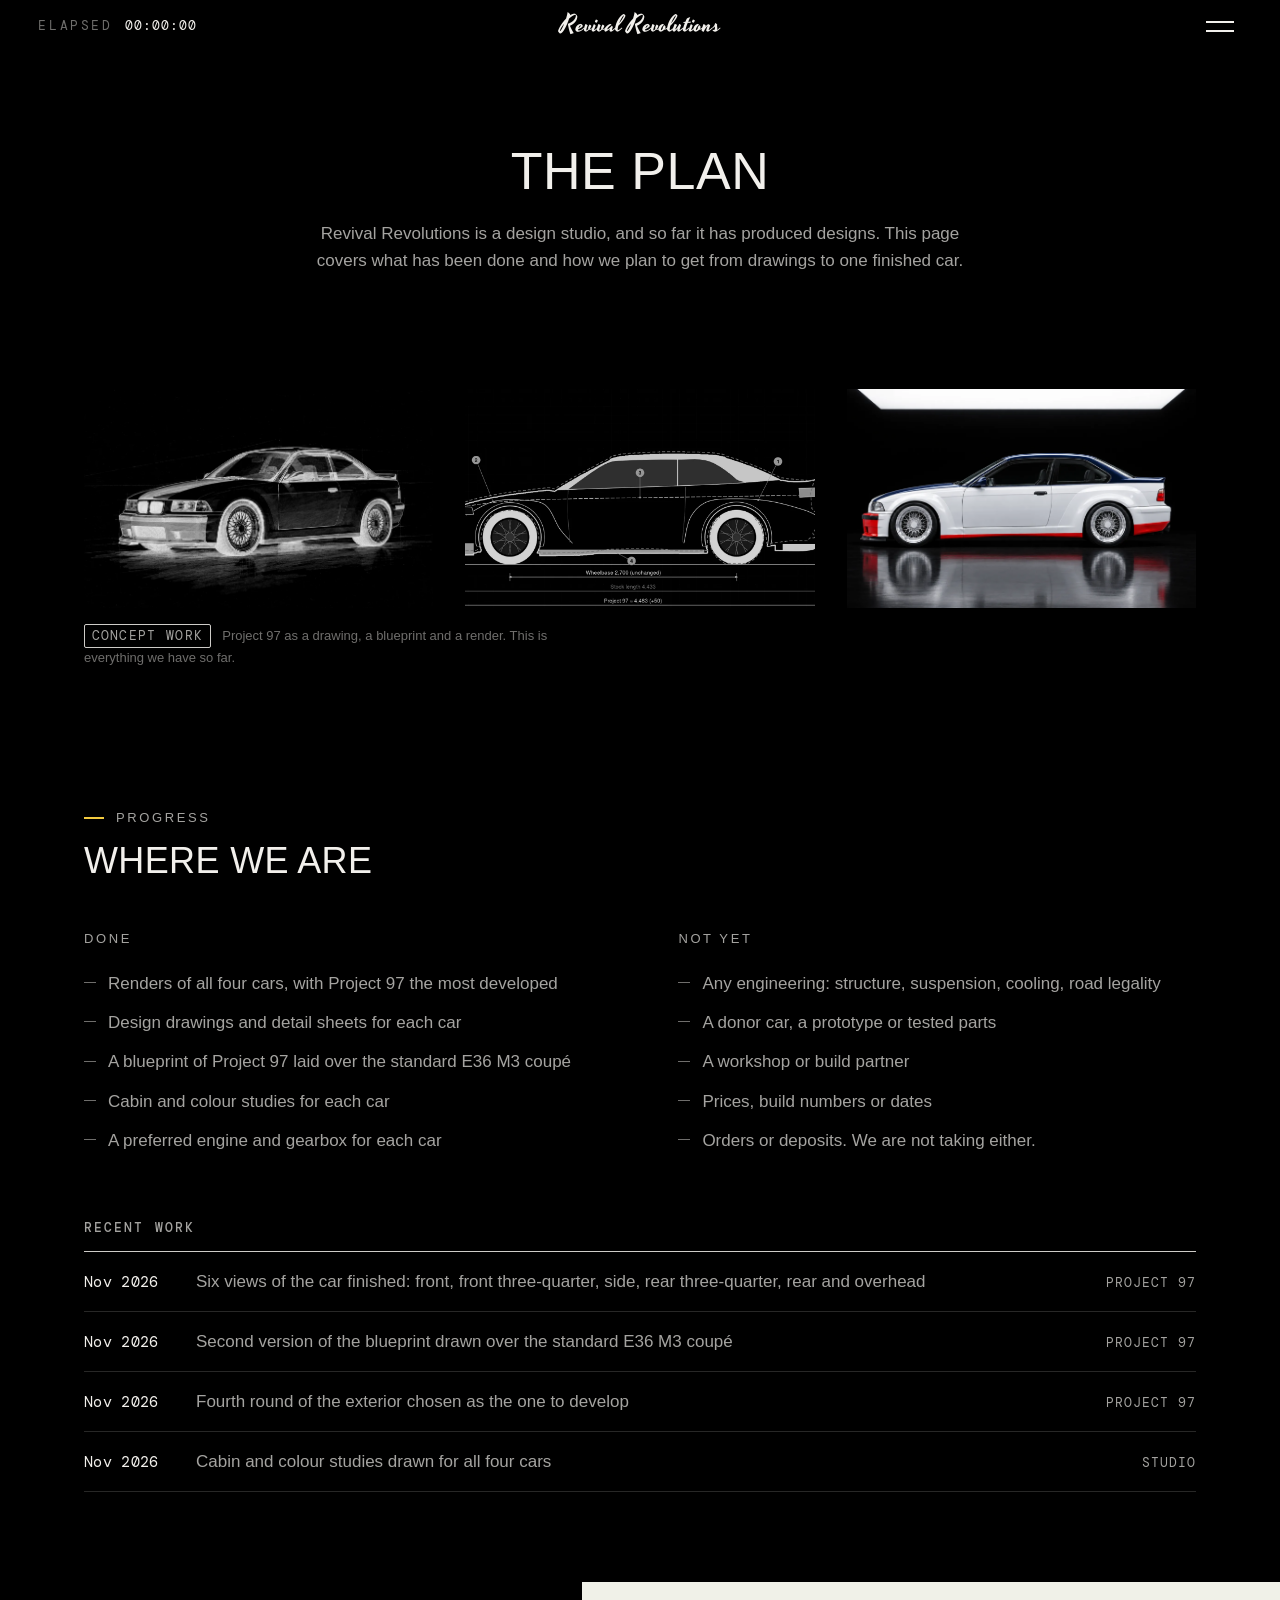
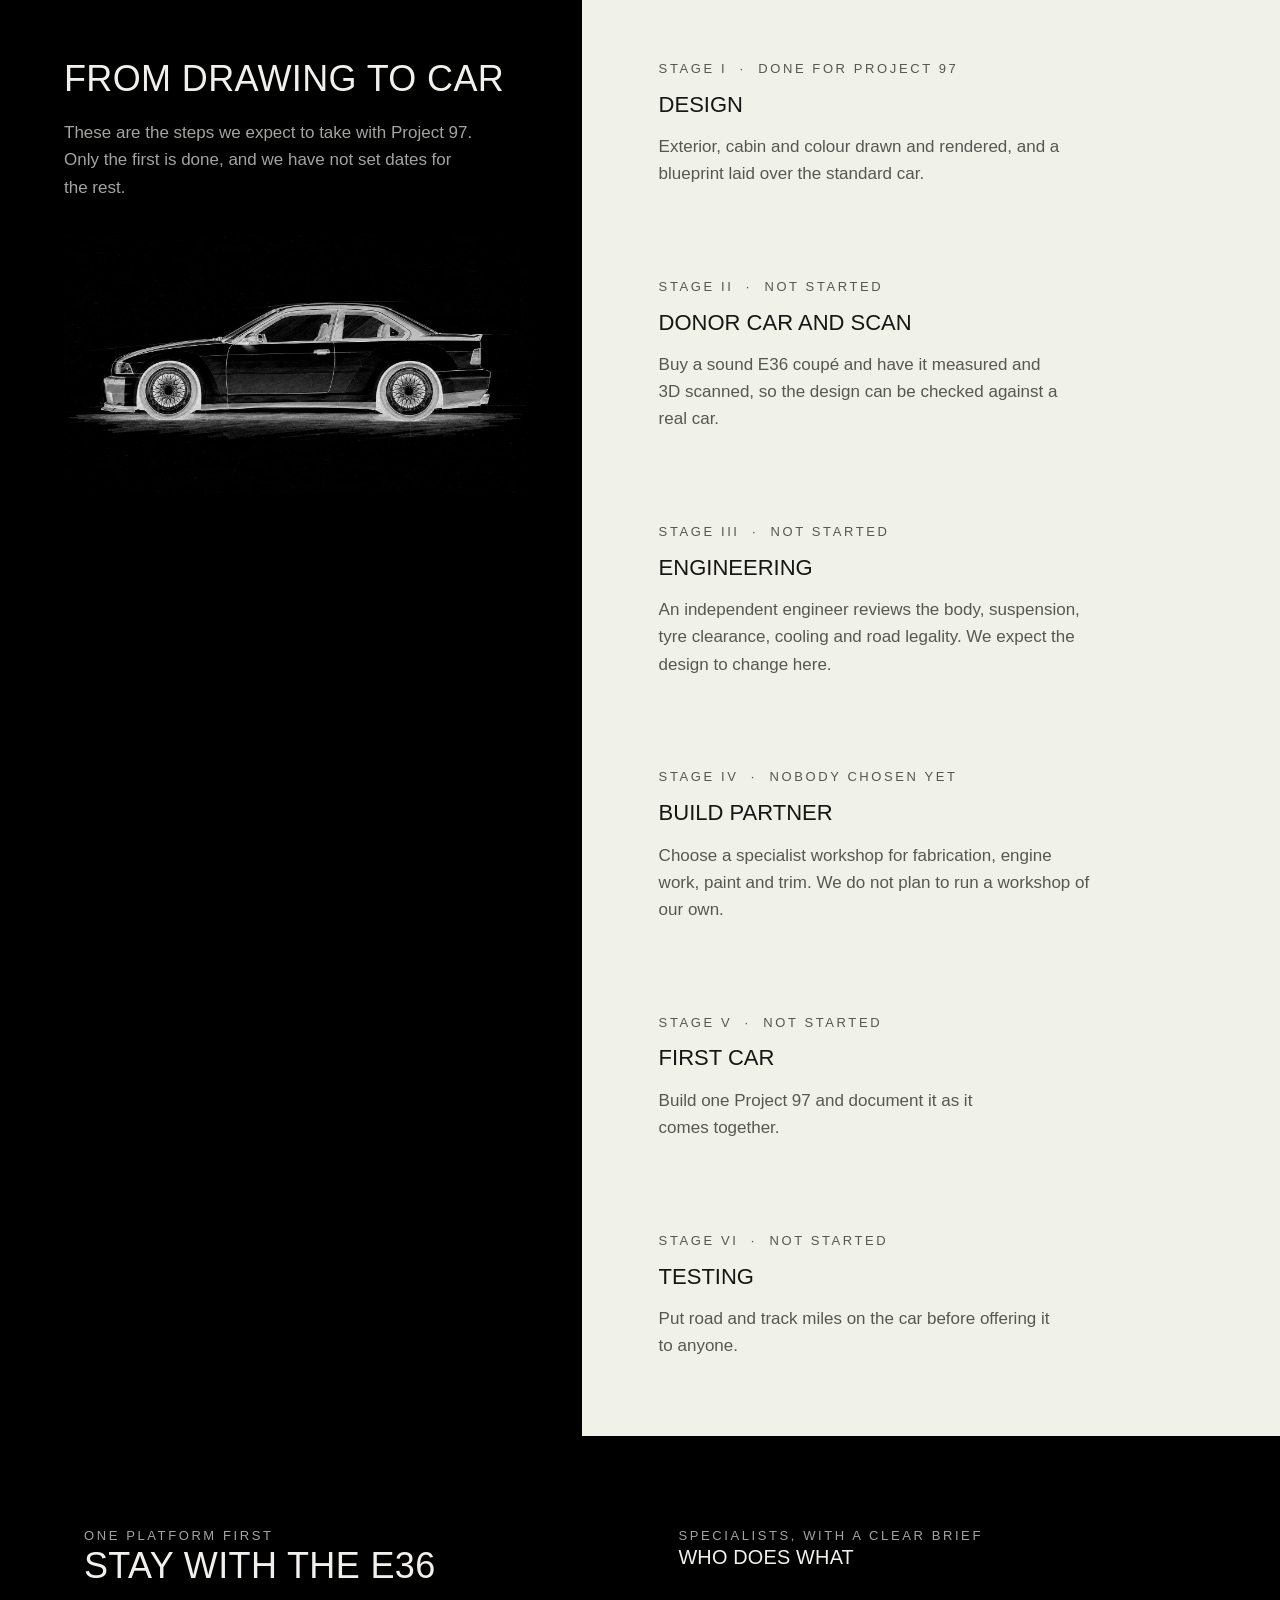
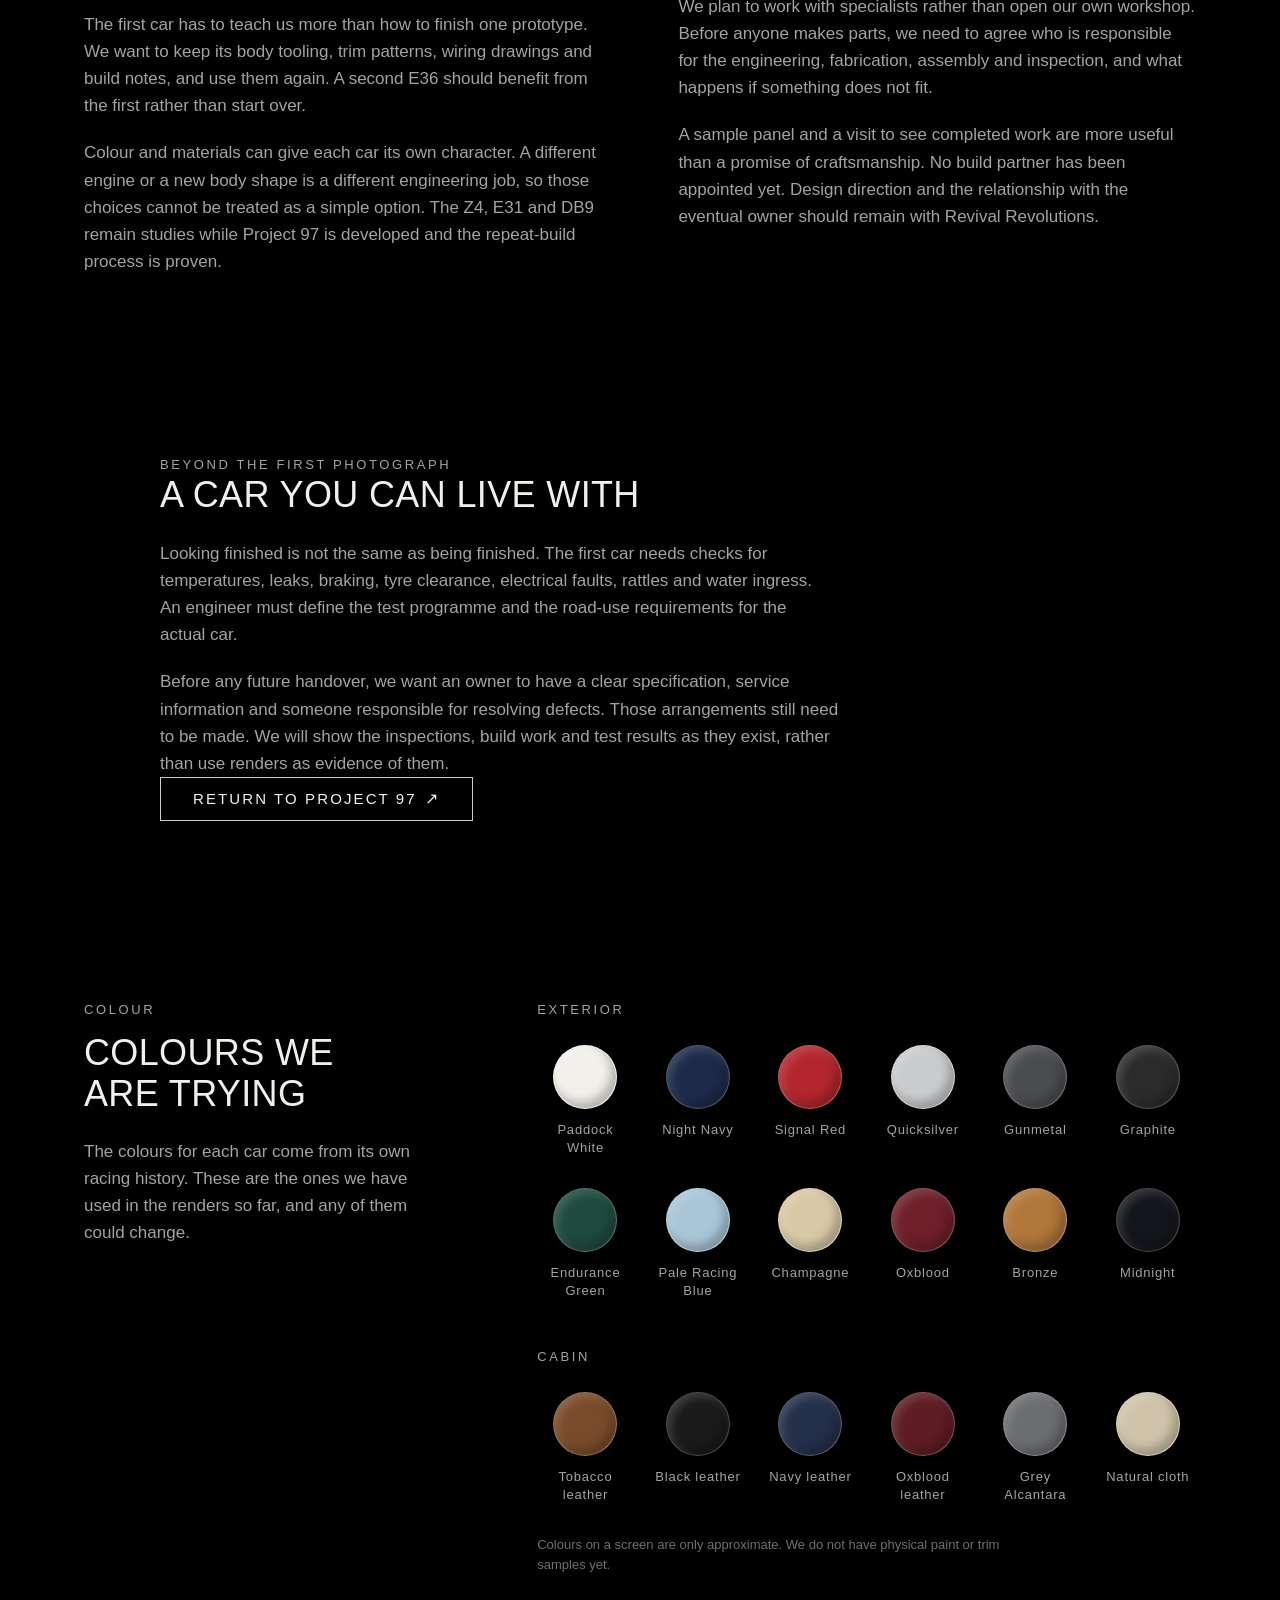
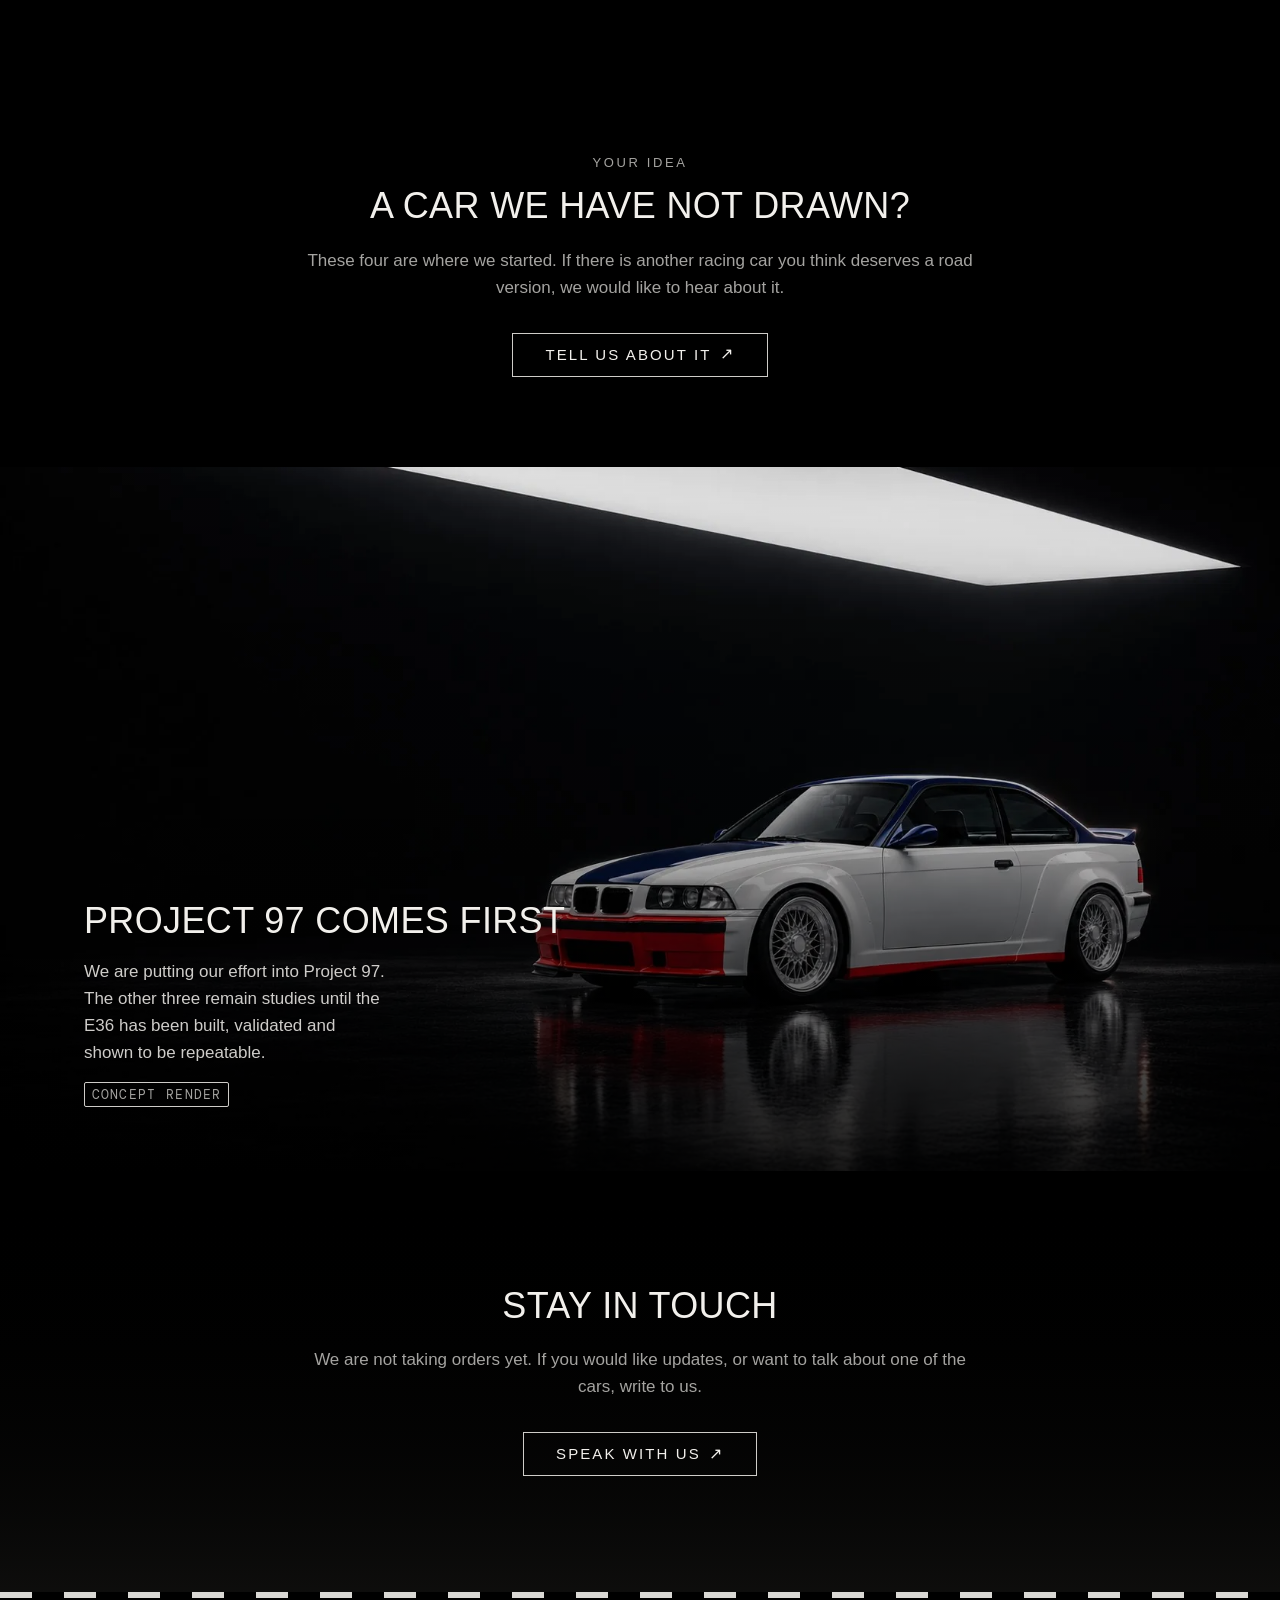
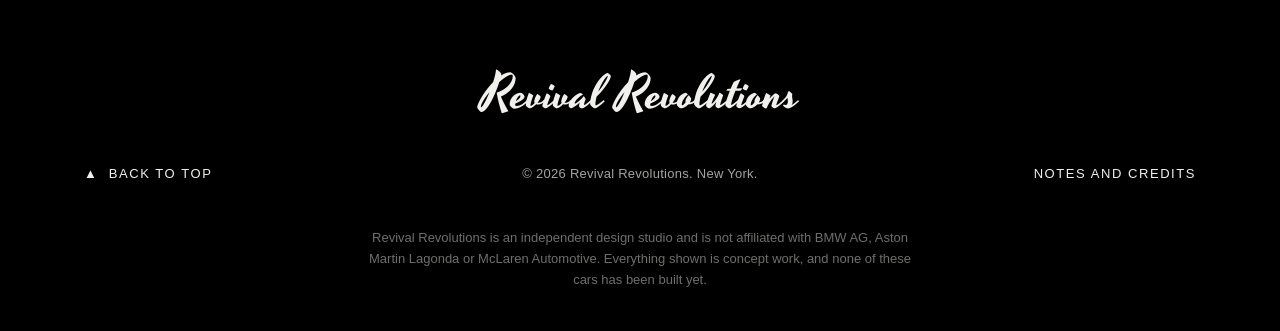
<file: approach.html>
<!doctype html>
<html lang="en">
<head>
<meta charset="utf-8">
<meta name="viewport" content="width=device-width, initial-scale=1">
<title>The plan — Revival Revolutions</title>
<meta name="description" content="What Revival Revolutions has done so far and the steps we expect to take to get from drawings of Project 97 to one finished car.">
<meta property="og:title" content="The plan — Revival Revolutions">
<meta property="og:description" content="What Revival Revolutions has done so far and the steps we expect to take to get from drawings of Project 97 to one finished car.">
<meta property="og:image" content="./assets/c_bp_side.webp">
<meta name="theme-color" content="#000000">
<link rel="preconnect" href="https://api.fontshare.com">
<link rel="preconnect" href="https://cdn.fontshare.com" crossorigin>
<link rel="preconnect" href="https://fonts.googleapis.com">
<link rel="preconnect" href="https://fonts.gstatic.com" crossorigin>
<link href="https://api.fontshare.com/v2/css?f[]=panchang@400,500&display=swap" rel="stylesheet">
<link href="https://api.fontshare.com/v2/css?f[]=switzer@300,400,500,600&display=swap" rel="stylesheet">
<link rel="icon" href="./favicon.svg" type="image/svg+xml">
<link href="https://fonts.googleapis.com/css2?family=DM+Mono:wght@400;500&family=Yesteryear&display=swap" rel="stylesheet">
<link rel="stylesheet" href="./base.css">
<link rel="stylesheet" href="./style.css">
<script src="./app.js" defer></script>
</head>
<body>
<a class="skip" href="#main">Skip to content</a>
<header class="site-header">
<a class="brand" href="./index.html" aria-label="Revival Revolutions, home">Revival Revolutions</a>
<p class="race-clock" aria-hidden="true"><span class="rc-k">Elapsed</span><span class="rc-v" data-clock>00:00:00</span></p>
<button class="menu-btn" type="button" aria-expanded="false" aria-controls="menu" aria-label="Open menu"><span></span><span></span></button>
<span class="race-line" aria-hidden="true"><i data-race-line></i></span>
</header>
<nav class="menu" id="menu" aria-label="Main" aria-hidden="true"><ul><li><a href="./index.html"><small>00</small>Home</a></li><li><a href="./project-97.html"><small>01</small>Project 97</a></li><li><a href="./v8-coupe.html"><small>02</small>The V8 Coupé</a></li><li><a href="./v12-grand-tourer.html"><small>03</small>The V12 Grand Tourer</a></li><li><a href="./gt1-road-car.html"><small>04</small>The GT1 Road Car</a></li><li><a href="./approach.html" aria-current="page"><small>05</small>The plan</a></li><li><a href="./bespoke.html"><small>06</small>Your idea</a></li><li><a href="./contact.html"><small>07</small>Contact</a></li></ul></nav>

<main id="main">

<section class="page-head"><div class="wrap">
<h1 class="display t-2xl">The plan</h1>
<p>Revival Revolutions is a design studio, and so far it has produced designs. This page covers what has been done and how we plan to get from drawings to one finished car.</p>
</div></section>

<section class="sec-tight"><div class="wrap">
<div class="trio">
<img src="./assets/c_e36_front34.webp" alt="Design drawing of Project 97, front three-quarter view" width="1600" height="893" loading="lazy" decoding="async">
<img src="./assets/c_bp_side.webp" alt="Concept blueprint of Project 97 in side view, over the outline of a stock E36 M3 coupé" width="1500" height="774" loading="lazy" decoding="async">
<img src="./assets/e36_side.webp" alt="Project 97 concept render, side profile, in a dark studio" width="1672" height="941" loading="lazy" decoding="async">
</div>
<p class="cap" style="margin-top:var(--space-4)"><span class="kind">Concept work</span> Project 97 as a drawing, a blueprint and a render. This is everything we have so far.</p>
</div></section>

<section class="sec dev" aria-labelledby="ex-h"><div class="wrap">
<div class="sec-head"><p class="label">Progress</p><h2 class="display t-xl" id="ex-h">Where we are</h2></div>
<div class="car-grid status-grid">
<div class="rv"><p class="label">Done</p><ul class="yours"><li>Renders of all four cars, with Project 97 the most developed</li><li>Design drawings and detail sheets for each car</li><li>A blueprint of Project 97 laid over the standard E36 M3 coupé</li><li>Cabin and colour studies for each car</li><li>A preferred engine and gearbox for each car</li></ul></div>
<div class="rv"><p class="label">Not yet</p><ul class="yours"><li>Any engineering: structure, suspension, cooling, road legality</li><li>A donor car, a prototype or tested parts</li><li>A workshop or build partner</li><li>Prices, build numbers or dates</li><li>Orders or deposits. We are not taking either.</li></ul></div>
</div>
<p class="label tl-head">Recent work</p><ol class="timeline devlog"><li><span class="y">Nov 2026</span><span class="e">Six views of the car finished: front, front three-quarter, side, rear three-quarter, rear and overhead</span><span class="tag">Project 97</span></li><li><span class="y">Nov 2026</span><span class="e">Second version of the blueprint drawn over the standard E36 M3 coupé</span><span class="tag">Project 97</span></li><li><span class="y">Nov 2026</span><span class="e">Fourth round of the exterior chosen as the one to develop</span><span class="tag">Project 97</span></li><li><span class="y">Nov 2026</span><span class="e">Cabin and colour studies drawn for all four cars</span><span class="tag">Studio</span></li></ol>
</div></section>

<section class="process" aria-labelledby="how">
<div class="process-aside">
<h2 class="display t-xl" id="how">From drawing to car</h2>
<p class="muted" style="margin-top:var(--space-5)">These are the steps we expect to take with Project 97. Only the first is done, and we have not set dates for the rest.</p>
<img src="./assets/c_e36_side.webp" alt="Design drawing of Project 97, side profile" width="1600" height="893" loading="lazy" decoding="async">
</div>
<div class="process-panel on-paper"><ol><li><p class="label">Stage I &nbsp;·&nbsp; Done for Project 97</p><h3>Design</h3><p>Exterior, cabin and colour drawn and rendered, and a blueprint laid over the standard car.</p></li><li><p class="label">Stage II &nbsp;·&nbsp; Not started</p><h3>Donor car and scan</h3><p>Buy a sound E36 coupé and have it measured and 3D scanned, so the design can be checked against a real car.</p></li><li><p class="label">Stage III &nbsp;·&nbsp; Not started</p><h3>Engineering</h3><p>An independent engineer reviews the body, suspension, tyre clearance, cooling and road legality. We expect the design to change here.</p></li><li><p class="label">Stage IV &nbsp;·&nbsp; Nobody chosen yet</p><h3>Build partner</h3><p>Choose a specialist workshop for fabrication, engine work, paint and trim. We do not plan to run a workshop of our own.</p></li><li><p class="label">Stage V &nbsp;·&nbsp; Not started</p><h3>First car</h3><p>Build one Project 97 and document it as it comes together.</p></li><li><p class="label">Stage VI &nbsp;·&nbsp; Not started</p><h3>Testing</h3><p>Put road and track miles on the car before offering it to anyone.</p></li></ol></div>
</section>

<section class="sec" aria-labelledby="e36-first"><div class="wrap car-grid">
<div class="prose rv">
<p class="label">One platform first</p>
<h2 class="display t-xl" id="e36-first">Stay with the E36</h2>
<p class="muted" style="margin-top:var(--space-6)">The first car has to teach us more than how to finish one prototype. We want to keep its body tooling, trim patterns, wiring drawings and build notes, and use them again. A second E36 should benefit from the first rather than start over.</p>
<p class="muted">Colour and materials can give each car its own character. A different engine or a new body shape is a different engineering job, so those choices cannot be treated as a simple option. The Z4, E31 and DB9 remain studies while Project 97 is developed and the repeat-build process is proven.</p>
</div>
<div class="prose rv">
<p class="label">Specialists, with a clear brief</p>
<h3 class="display t-lg">Who does what</h3>
<p class="muted" style="margin-top:var(--space-6)">We plan to work with specialists rather than open our own workshop. Before anyone makes parts, we need to agree who is responsible for the engineering, fabrication, assembly and inspection, and what happens if something does not fit.</p>
<p class="muted">A sample panel and a visit to see completed work are more useful than a promise of craftsmanship. No build partner has been appointed yet. Design direction and the relationship with the eventual owner should remain with Revival Revolutions.</p>
</div>
</div></section>

<section class="sec dev" aria-labelledby="ownership-h"><div class="wrap narrow prose">
<p class="label">Beyond the first photograph</p>
<h2 class="display t-xl" id="ownership-h">A car you can live with</h2>
<p class="muted" style="margin-top:var(--space-6)">Looking finished is not the same as being finished. The first car needs checks for temperatures, leaks, braking, tyre clearance, electrical faults, rattles and water ingress. An engineer must define the test programme and the road-use requirements for the actual car.</p>
<p class="muted">Before any future handover, we want an owner to have a clear specification, service information and someone responsible for resolving defects. Those arrangements still need to be made. We will show the inspections, build work and test results as they exist, rather than use renders as evidence of them.</p>
<a class="btn" href="./project-97.html">Return to Project 97 <span class="arr" aria-hidden="true">↗</span></a>
</div></section>

<section class="sec"><div class="wrap palette">
<div class="rv">
<p class="label">Colour</p>
<h2 class="display t-xl" style="margin-top:var(--space-3)">Colours we are trying</h2>
<p class="muted" style="margin-top:var(--space-6)">The colours for each car come from its own racing history. These are the ones we have used in the renders so far, and any of them could change.</p>
</div>
<div class="rv">
<div class="swatch-group"><span class="label">Exterior</span><ul class="swatches"><li><span class="chip" style="display:block;background:#F2F0EA" aria-hidden="true"></span>Paddock White</li><li><span class="chip" style="display:block;background:#1E2A4A" aria-hidden="true"></span>Night Navy</li><li><span class="chip" style="display:block;background:#B3262E" aria-hidden="true"></span>Signal Red</li><li><span class="chip" style="display:block;background:#C9CBCD" aria-hidden="true"></span>Quicksilver</li><li><span class="chip" style="display:block;background:#4A4C50" aria-hidden="true"></span>Gunmetal</li><li><span class="chip" style="display:block;background:#2B2B2B" aria-hidden="true"></span>Graphite</li><li><span class="chip" style="display:block;background:#1F4A3F" aria-hidden="true"></span>Endurance Green</li><li><span class="chip" style="display:block;background:#A9C6D8" aria-hidden="true"></span>Pale Racing Blue</li><li><span class="chip" style="display:block;background:#D8C9A6" aria-hidden="true"></span>Champagne</li><li><span class="chip" style="display:block;background:#6E1F2A" aria-hidden="true"></span>Oxblood</li><li><span class="chip" style="display:block;background:#B0763A" aria-hidden="true"></span>Bronze</li><li><span class="chip" style="display:block;background:#14161B" aria-hidden="true"></span>Midnight</li></ul></div>
<div class="swatch-group"><span class="label">Cabin</span><ul class="swatches"><li><span class="chip" style="display:block;background:#7A4B2A" aria-hidden="true"></span>Tobacco leather</li><li><span class="chip" style="display:block;background:#1A1A1A" aria-hidden="true"></span>Black leather</li><li><span class="chip" style="display:block;background:#24304A" aria-hidden="true"></span>Navy leather</li><li><span class="chip" style="display:block;background:#5E1C24" aria-hidden="true"></span>Oxblood leather</li><li><span class="chip" style="display:block;background:#6B6D70" aria-hidden="true"></span>Grey Alcantara</li><li><span class="chip" style="display:block;background:#CFC3AA" aria-hidden="true"></span>Natural cloth</li></ul></div>
<p class="cap" style="margin-top:var(--space-8)">Colours on a screen are only approximate. We do not have physical paint or trim samples yet.</p>
</div>
</div></section>

<section class="sec bespoke-cta"><div class="wrap narrow rv">
<p class="label">Your idea</p>
<h2 class="display t-xl">A car we have not drawn?</h2>
<p class="muted">These four are where we started. If there is another racing car you think deserves a road version, we would like to hear about it.</p>
<a class="btn" href="./bespoke.html">Tell us about it <span class="arr" aria-hidden="true">↗</span></a>
</div></section>

<section class="banner banner-side">
<img src="./assets/e36_cover.webp" alt="Project 97 concept render, front three-quarter view, alone in a dark studio" width="1678" height="937" loading="lazy" decoding="async">
<div class="banner-copy"><div class="wrap">
<h2 class="display t-xl">Project 97 comes first</h2>
<p>We are putting our effort into Project 97. The other three remain studies until the E36 has been built, validated and shown to be repeatable.</p>
<p class="cap"><span class="kind">Concept render</span></p>
</div></div>
</section>

<section class="closing"><div class="wrap">
<h2 class="display t-xl">Stay in touch</h2>
<p>We are not taking orders yet. If you would like updates, or want to talk about one of the cars, write to us.</p>
<a class="btn" href="./contact.html">Speak with us <span class="arr" aria-hidden="true">↗</span></a>
</div></section>

</main>
<footer class="site-footer">
<div class="kerb" aria-hidden="true"></div>
<div class="wrap">
<div class="foot-mark script" aria-hidden="true">Revival Revolutions</div>
<div class="foot-row">
<div><a href="#main">▲&nbsp; Back to top</a></div>
<p>© 2026 Revival Revolutions. New York.</p>
<div><a href="./credits.html">Notes and credits</a></div>
</div>
<p class="foot-legal">Revival Revolutions is an independent design studio and is not affiliated with BMW AG, Aston Martin Lagonda or McLaren Automotive. Everything shown is concept work, and none of these cars has been built yet.</p>
</div>
</footer>
</body>
</html>
</file>
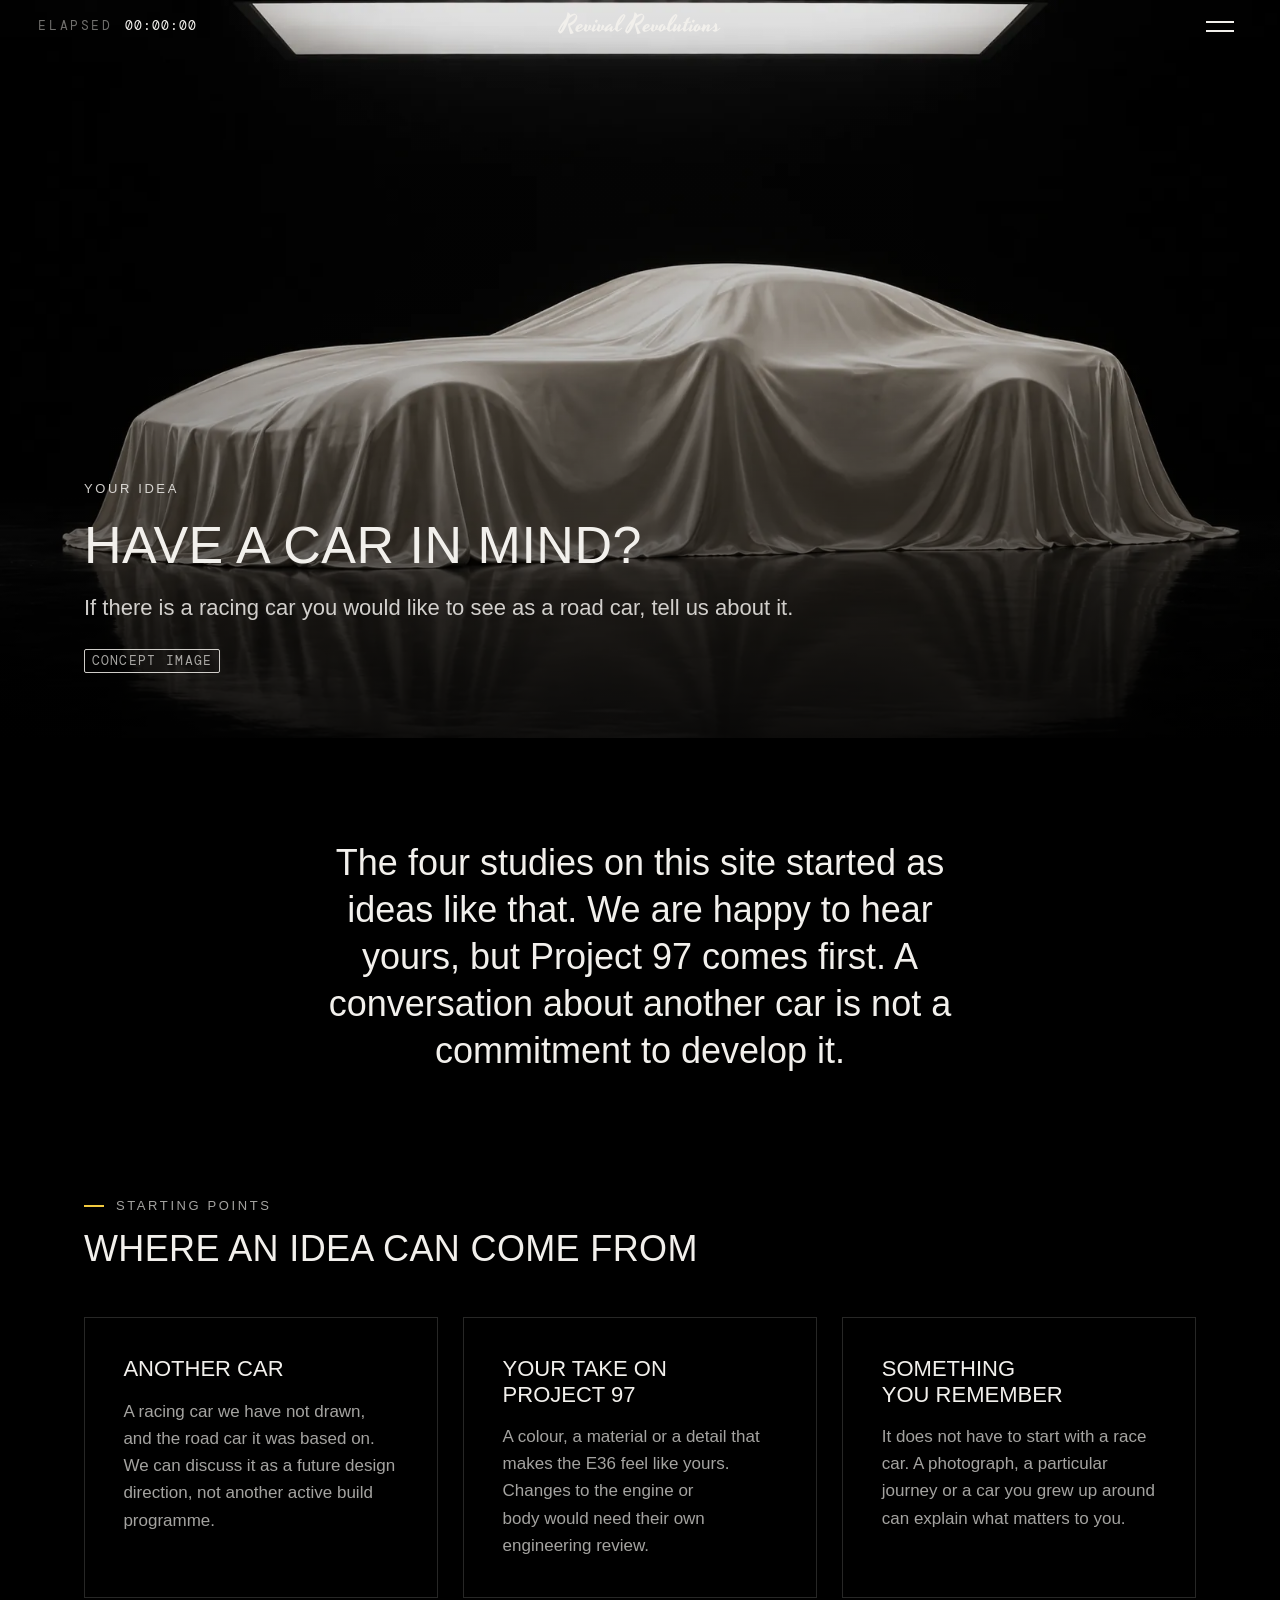
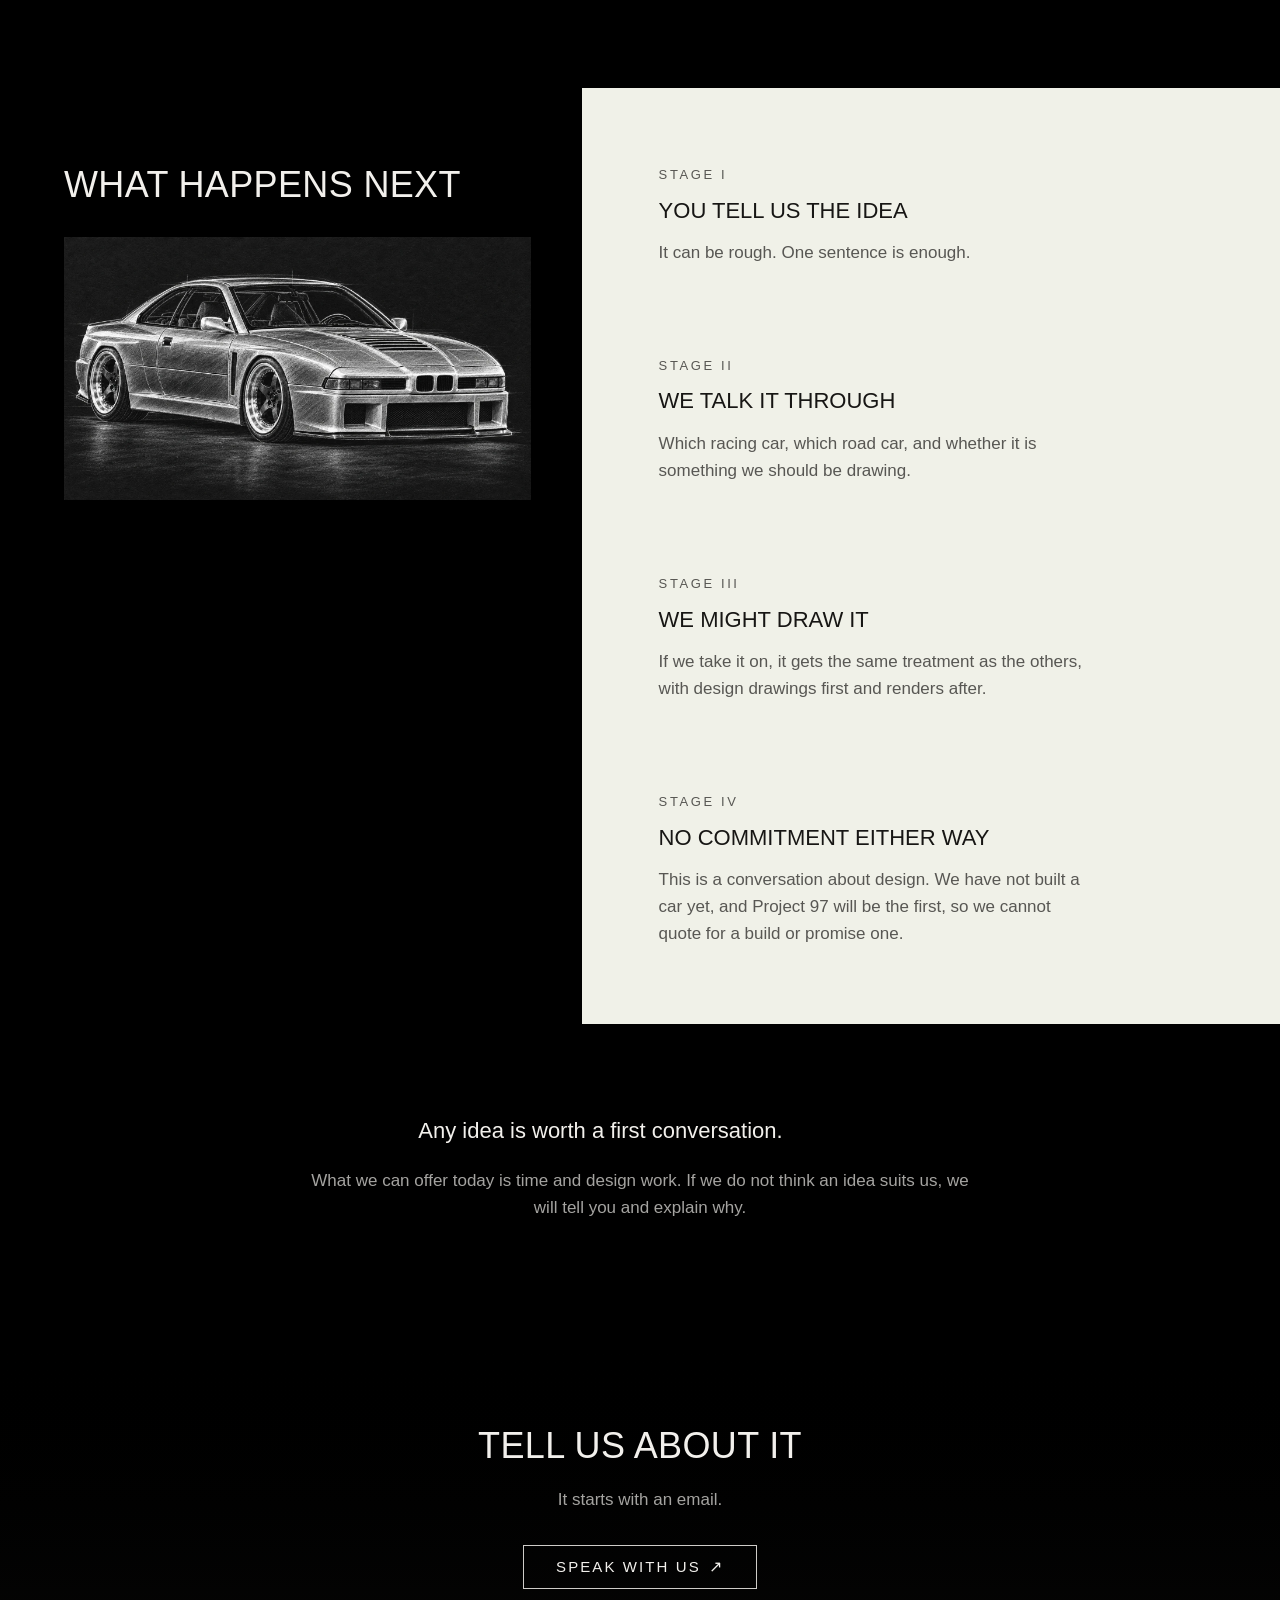
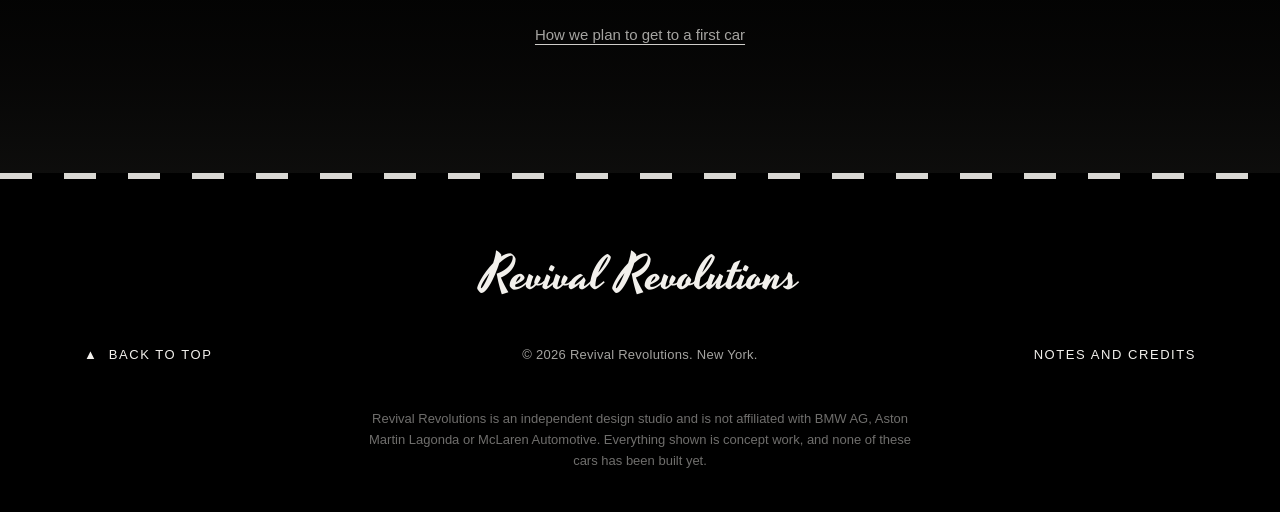
<file: bespoke.html>
<!doctype html>
<html lang="en">
<head>
<meta charset="utf-8">
<meta name="viewport" content="width=device-width, initial-scale=1">
<title>Your idea — Revival Revolutions</title>
<meta name="description" content="If there is a racing car you would like to see drawn as a road car, tell Revival Revolutions about it.">
<meta property="og:title" content="Your idea — Revival Revolutions">
<meta property="og:description" content="If there is a racing car you would like to see drawn as a road car, tell Revival Revolutions about it.">
<meta property="og:image" content="./assets/bespoke_cover.webp">
<meta name="theme-color" content="#000000">
<link rel="preconnect" href="https://api.fontshare.com">
<link rel="preconnect" href="https://cdn.fontshare.com" crossorigin>
<link rel="preconnect" href="https://fonts.googleapis.com">
<link rel="preconnect" href="https://fonts.gstatic.com" crossorigin>
<link href="https://api.fontshare.com/v2/css?f[]=panchang@400,500&display=swap" rel="stylesheet">
<link href="https://api.fontshare.com/v2/css?f[]=switzer@300,400,500,600&display=swap" rel="stylesheet">
<link rel="icon" href="./favicon.svg" type="image/svg+xml">
<link href="https://fonts.googleapis.com/css2?family=DM+Mono:wght@400;500&family=Yesteryear&display=swap" rel="stylesheet">
<link rel="stylesheet" href="./base.css">
<link rel="stylesheet" href="./style.css">
<script src="./app.js" defer></script>
</head>
<body>
<a class="skip" href="#main">Skip to content</a>
<header class="site-header">
<a class="brand" href="./index.html" aria-label="Revival Revolutions, home">Revival Revolutions</a>
<p class="race-clock" aria-hidden="true"><span class="rc-k">Elapsed</span><span class="rc-v" data-clock>00:00:00</span></p>
<button class="menu-btn" type="button" aria-expanded="false" aria-controls="menu" aria-label="Open menu"><span></span><span></span></button>
<span class="race-line" aria-hidden="true"><i data-race-line></i></span>
</header>
<nav class="menu" id="menu" aria-label="Main" aria-hidden="true"><ul><li><a href="./index.html"><small>00</small>Home</a></li><li><a href="./project-97.html"><small>01</small>Project 97</a></li><li><a href="./v8-coupe.html"><small>02</small>The V8 Coupé</a></li><li><a href="./v12-grand-tourer.html"><small>03</small>The V12 Grand Tourer</a></li><li><a href="./gt1-road-car.html"><small>04</small>The GT1 Road Car</a></li><li><a href="./approach.html"><small>05</small>The plan</a></li><li><a href="./bespoke.html" aria-current="page"><small>06</small>Your idea</a></li><li><a href="./contact.html"><small>07</small>Contact</a></li></ul></nav>

<main id="main">

<section class="banner banner-tall" id="top">
<img src="./assets/bespoke_cover.webp" alt="A low coupé hidden under an ivory dust cover in a dark studio" width="1672" height="940" fetchpriority="high">
<div class="banner-copy"><div class="wrap">
<p class="label">Your idea</p>
<h1 class="display t-2xl">Have a car in mind?</h1>
<p>If there is a racing car you would like to see as a road car, tell us about it.</p>
<p class="cap"><span class="kind">Concept image</span></p>
</div></div>
</section>

<section class="intro"><div class="wrap"><p>The four studies on this site started as ideas like that. We are happy to hear yours, but Project 97 comes first. A conversation about another car is not a commitment to develop it.</p></div></section>

<section class="sec"><div class="wrap">
<div class="sec-head"><p class="label">Starting points</p><h2 class="display t-xl">Where an idea can come from</h2></div>
<ul class="ways"><li><h3>Another car</h3><p>A racing car we have not drawn, and the road car it was based on. We can discuss it as a future design direction, not another active build programme.</p></li><li><h3>Your take on Project 97</h3><p>A colour, a material or a detail that makes the E36 feel like yours. Changes to the engine or body would need their own engineering review.</p></li><li><h3>Something you remember</h3><p>It does not have to start with a race car. A photograph, a particular journey or a car you grew up around can explain what matters to you.</p></li></ul>
</div></section>

<section class="process" aria-labelledby="bhow">
<div class="process-aside">
<h2 class="display t-xl" id="bhow">What happens next</h2>
<img src="./assets/c_e31_front34.webp" alt="Design drawing of the V12 Grand Tourer study, front three-quarter view" width="1600" height="900" loading="lazy" decoding="async">
</div>
<div class="process-panel on-paper"><ol><li><p class="label">Stage I</p><h3>You tell us the idea</h3><p>It can be rough. One sentence is enough.</p></li><li><p class="label">Stage II</p><h3>We talk it through</h3><p>Which racing car, which road car, and whether it is something we should be drawing.</p></li><li><p class="label">Stage III</p><h3>We might draw it</h3><p>If we take it on, it gets the same treatment as the others, with design drawings first and renders after.</p></li><li><p class="label">Stage IV</p><h3>No commitment either way</h3><p>This is a conversation about design. We have not built a car yet, and Project 97 will be the first, so we cannot quote for a build or promise one.</p></li></ol></div>
</section>

<section class="sec"><div class="wrap narrow prose rv" style="text-align:center;margin-inline:auto">
<p class="lede">Any idea is worth a first conversation.</p>
<p class="muted" style="margin-inline:auto">What we can offer today is time and design work. If we do not think an idea suits us, we will tell you and explain why.</p>
</div></section>

<section class="closing"><div class="wrap">
<h2 class="display t-xl">Tell us about it</h2>
<p>It starts with an email.</p>
<a class="btn" href="./contact.html">Speak with us <span class="arr" aria-hidden="true">↗</span></a>
<p style="margin-top:var(--space-6);margin-bottom:0"><a class="textlink" href="./approach.html">How we plan to get to a first car</a></p>
</div></section>

</main>
<footer class="site-footer">
<div class="kerb" aria-hidden="true"></div>
<div class="wrap">
<div class="foot-mark script" aria-hidden="true">Revival Revolutions</div>
<div class="foot-row">
<div><a href="#main">▲&nbsp; Back to top</a></div>
<p>© 2026 Revival Revolutions. New York.</p>
<div><a href="./credits.html">Notes and credits</a></div>
</div>
<p class="foot-legal">Revival Revolutions is an independent design studio and is not affiliated with BMW AG, Aston Martin Lagonda or McLaren Automotive. Everything shown is concept work, and none of these cars has been built yet.</p>
</div>
</footer>
</body>
</html>
</file>
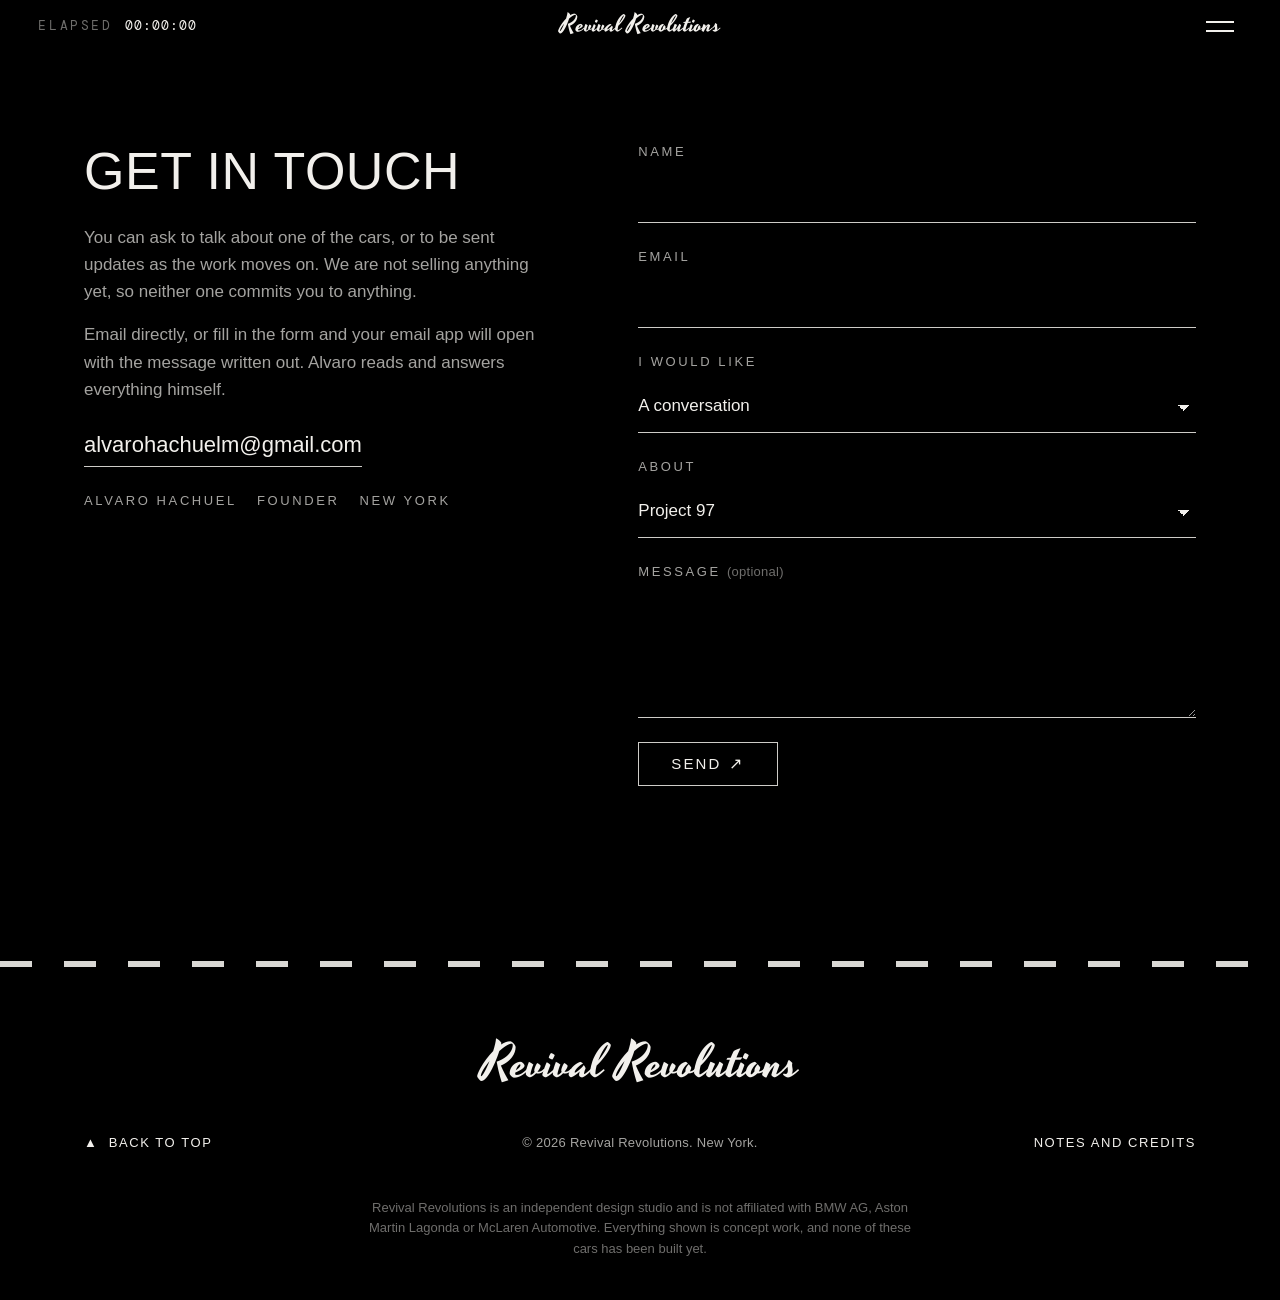
<file: contact.html>
<!doctype html>
<html lang="en">
<head>
<meta charset="utf-8">
<meta name="viewport" content="width=device-width, initial-scale=1">
<title>Get in touch — Revival Revolutions</title>
<meta name="description" content="Write to Revival Revolutions to talk about one of the cars or to get updates as the work moves on.">
<meta property="og:title" content="Get in touch — Revival Revolutions">
<meta property="og:description" content="Write to Revival Revolutions to talk about one of the cars or to get updates as the work moves on.">
<meta property="og:image" content="./assets/e36_hero.webp">
<meta name="theme-color" content="#000000">
<link rel="preconnect" href="https://api.fontshare.com">
<link rel="preconnect" href="https://cdn.fontshare.com" crossorigin>
<link rel="preconnect" href="https://fonts.googleapis.com">
<link rel="preconnect" href="https://fonts.gstatic.com" crossorigin>
<link href="https://api.fontshare.com/v2/css?f[]=panchang@400,500&display=swap" rel="stylesheet">
<link href="https://api.fontshare.com/v2/css?f[]=switzer@300,400,500,600&display=swap" rel="stylesheet">
<link rel="icon" href="./favicon.svg" type="image/svg+xml">
<link href="https://fonts.googleapis.com/css2?family=DM+Mono:wght@400;500&family=Yesteryear&display=swap" rel="stylesheet">
<link rel="stylesheet" href="./base.css">
<link rel="stylesheet" href="./style.css">
<script src="./app.js" defer></script>
</head>
<body>
<a class="skip" href="#main">Skip to content</a>
<header class="site-header">
<a class="brand" href="./index.html" aria-label="Revival Revolutions, home">Revival Revolutions</a>
<p class="race-clock" aria-hidden="true"><span class="rc-k">Elapsed</span><span class="rc-v" data-clock>00:00:00</span></p>
<button class="menu-btn" type="button" aria-expanded="false" aria-controls="menu" aria-label="Open menu"><span></span><span></span></button>
<span class="race-line" aria-hidden="true"><i data-race-line></i></span>
</header>
<nav class="menu" id="menu" aria-label="Main" aria-hidden="true"><ul><li><a href="./index.html"><small>00</small>Home</a></li><li><a href="./project-97.html"><small>01</small>Project 97</a></li><li><a href="./v8-coupe.html"><small>02</small>The V8 Coupé</a></li><li><a href="./v12-grand-tourer.html"><small>03</small>The V12 Grand Tourer</a></li><li><a href="./gt1-road-car.html"><small>04</small>The GT1 Road Car</a></li><li><a href="./approach.html"><small>05</small>The plan</a></li><li><a href="./bespoke.html"><small>06</small>Your idea</a></li><li><a href="./contact.html" aria-current="page"><small>07</small>Contact</a></li></ul></nav>

<main id="main">

<div class="wrap contact">
<div>
<h1 class="display t-2xl">Get in touch</h1>
<p class="muted" style="margin-top:var(--space-6)">You can ask to talk about one of the cars, or to be sent updates as the work moves on. We are not selling anything yet, so neither one commits you to anything.</p>
<p class="muted" style="margin-top:var(--space-4)">Email directly, or fill in the form and your email app will open with the message written out. Alvaro reads and answers everything himself.</p>
<a class="mail" href="mailto:alvarohachuelm@gmail.com" target="_blank" rel="noopener noreferrer">alvarohachuelm@gmail.com</a>
<p class="label contact-meta" style="margin-top:var(--space-6)"><span>Alvaro Hachuel</span><span>Founder</span><span>New York</span></p>
</div>
<form data-mailform="alvarohachuelm@gmail.com">
<div class="field"><label for="f-name">Name</label><input id="f-name" name="name" type="text" autocomplete="name" required></div>
<div class="field"><label for="f-email">Email</label><input id="f-email" name="email" type="email" autocomplete="email" required></div>
<div class="field"><label for="f-req">I would like</label><select id="f-req" name="request"><option>A conversation</option><option>Updates on the work</option></select></div>
<div class="field"><label for="f-int">About</label><select id="f-int" name="interest"><option>Project 97</option><option>The V8 Coupé</option><option>The V12 Grand Tourer</option><option>The GT1 Road Car</option><option>An idea of my own</option><option>The studio in general</option></select></div>
<div class="field"><label for="f-msg">Message <span class="opt">(optional)</span></label><textarea id="f-msg" name="message"></textarea></div>
<button class="btn" type="submit">Send <span class="arr" aria-hidden="true">↗</span></button>
<p class="form-note" role="status" hidden>Your email app should now be open with the message ready. If nothing opened, write to alvarohachuelm@gmail.com.</p>
</form>
</div>

</main>
<footer class="site-footer">
<div class="kerb" aria-hidden="true"></div>
<div class="wrap">
<div class="foot-mark script" aria-hidden="true">Revival Revolutions</div>
<div class="foot-row">
<div><a href="#main">▲&nbsp; Back to top</a></div>
<p>© 2026 Revival Revolutions. New York.</p>
<div><a href="./credits.html">Notes and credits</a></div>
</div>
<p class="foot-legal">Revival Revolutions is an independent design studio and is not affiliated with BMW AG, Aston Martin Lagonda or McLaren Automotive. Everything shown is concept work, and none of these cars has been built yet.</p>
</div>
</footer>
</body>
</html>
</file>
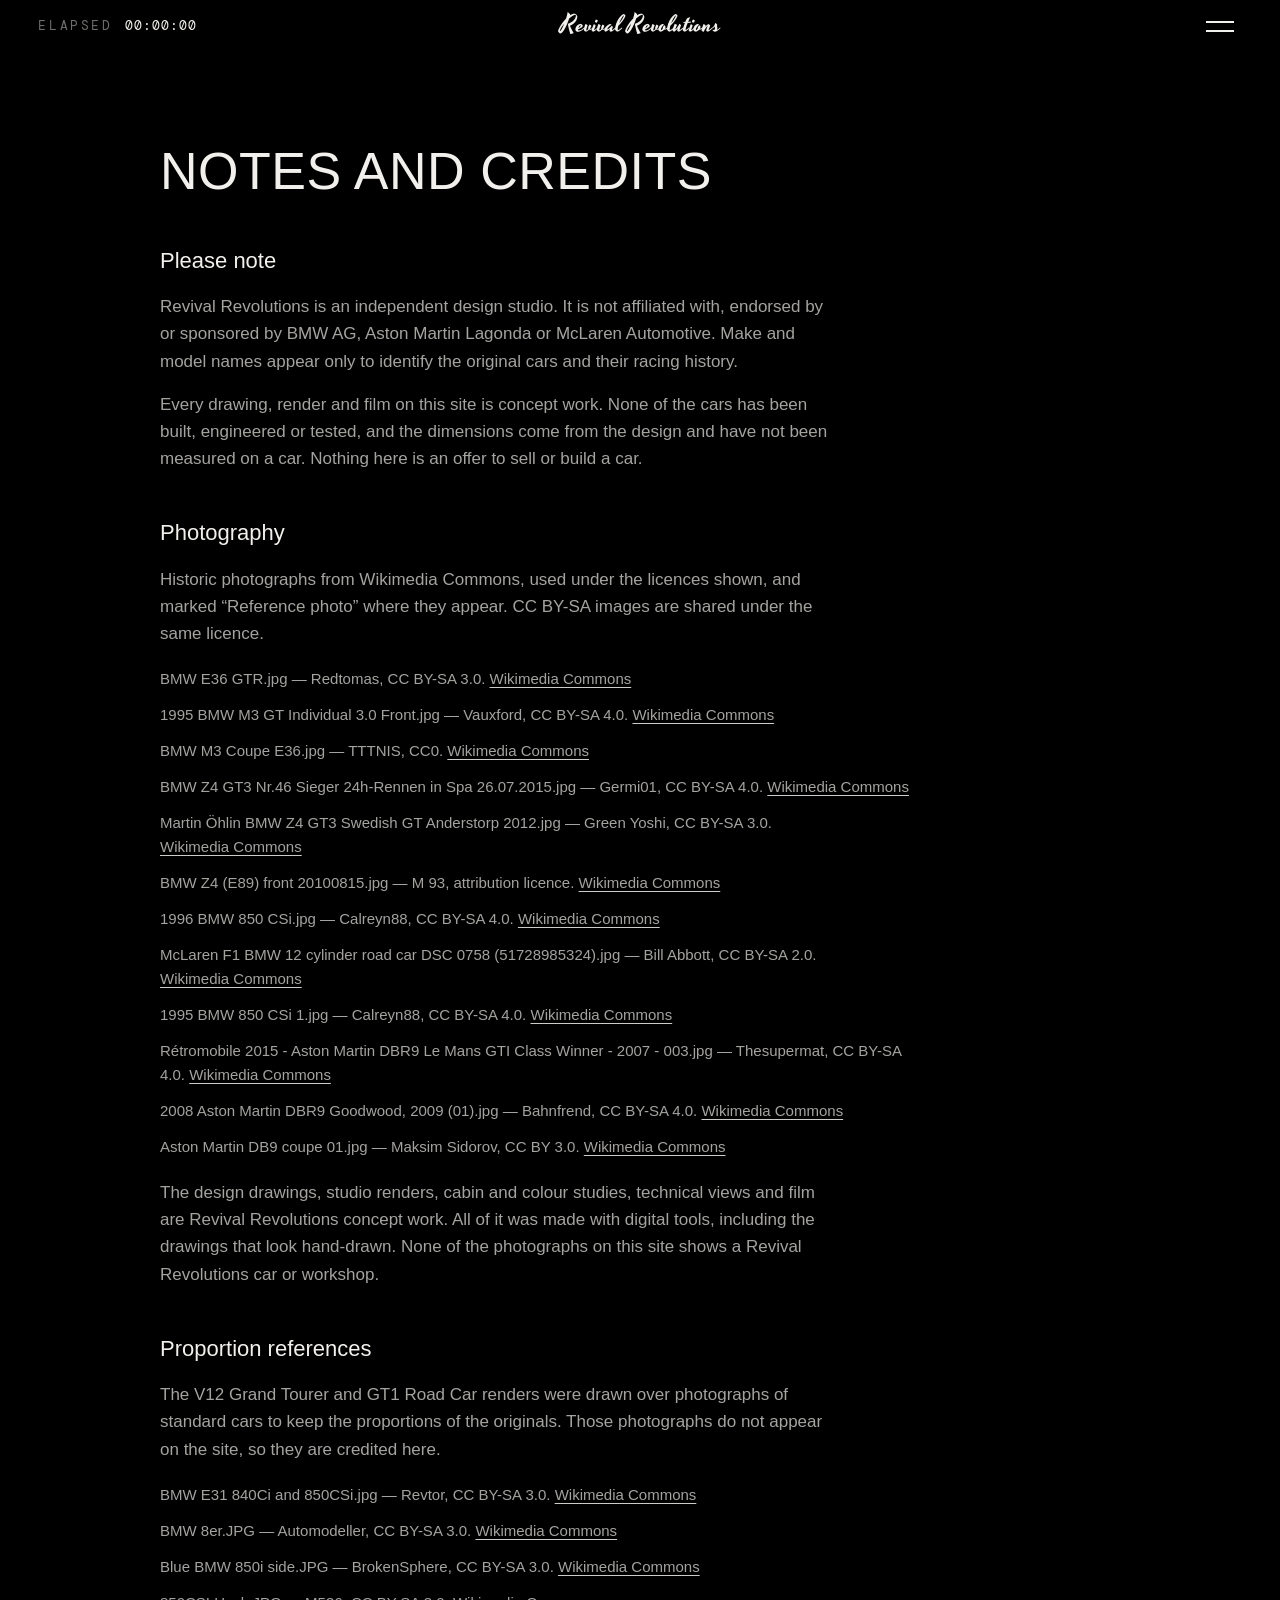
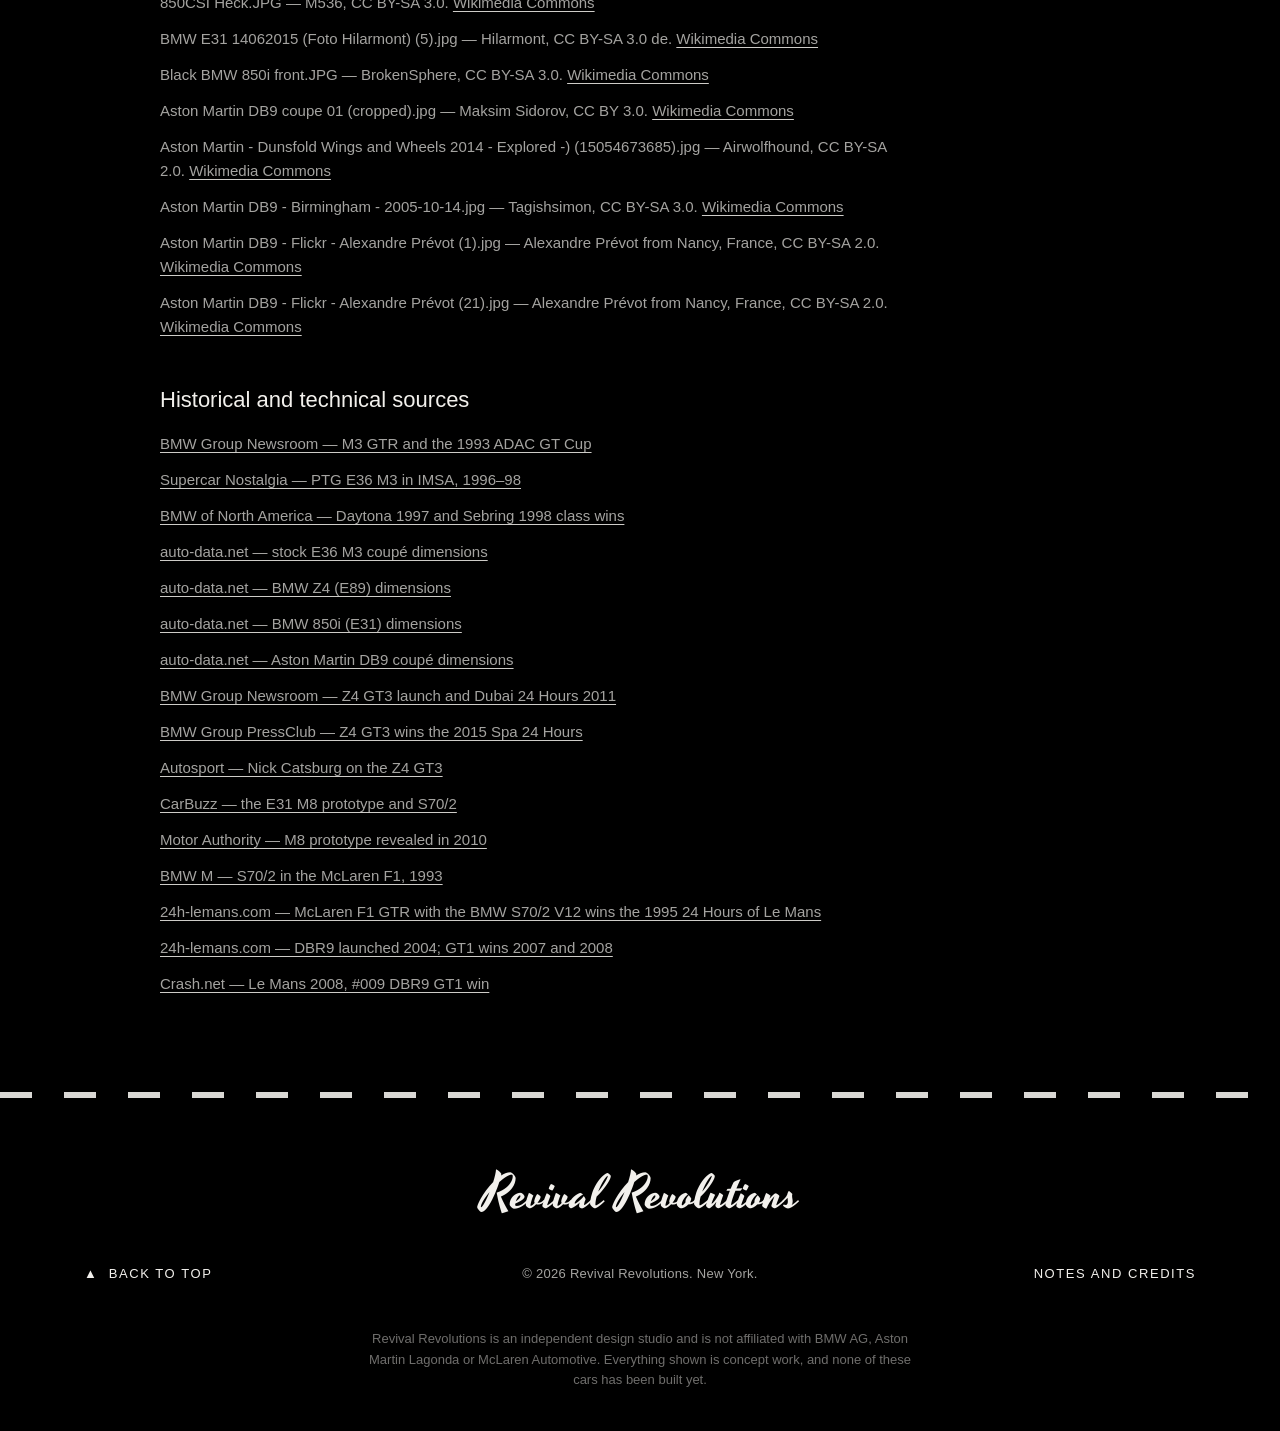
<file: credits.html>
<!doctype html>
<html lang="en">
<head>
<meta charset="utf-8">
<meta name="viewport" content="width=device-width, initial-scale=1">
<title>Notes and credits — Revival Revolutions</title>
<meta name="description" content="Notes, photography credits and historical sources.">
<meta property="og:title" content="Notes and credits — Revival Revolutions">
<meta property="og:description" content="Notes, photography credits and historical sources.">
<meta property="og:image" content="./assets/e36_hero.webp">
<meta name="theme-color" content="#000000">
<link rel="preconnect" href="https://api.fontshare.com">
<link rel="preconnect" href="https://cdn.fontshare.com" crossorigin>
<link rel="preconnect" href="https://fonts.googleapis.com">
<link rel="preconnect" href="https://fonts.gstatic.com" crossorigin>
<link href="https://api.fontshare.com/v2/css?f[]=panchang@400,500&display=swap" rel="stylesheet">
<link href="https://api.fontshare.com/v2/css?f[]=switzer@300,400,500,600&display=swap" rel="stylesheet">
<link rel="icon" href="./favicon.svg" type="image/svg+xml">
<link href="https://fonts.googleapis.com/css2?family=DM+Mono:wght@400;500&family=Yesteryear&display=swap" rel="stylesheet">
<link rel="stylesheet" href="./base.css">
<link rel="stylesheet" href="./style.css">
<script src="./app.js" defer></script>
</head>
<body>
<a class="skip" href="#main">Skip to content</a>
<header class="site-header">
<a class="brand" href="./index.html" aria-label="Revival Revolutions, home">Revival Revolutions</a>
<p class="race-clock" aria-hidden="true"><span class="rc-k">Elapsed</span><span class="rc-v" data-clock>00:00:00</span></p>
<button class="menu-btn" type="button" aria-expanded="false" aria-controls="menu" aria-label="Open menu"><span></span><span></span></button>
<span class="race-line" aria-hidden="true"><i data-race-line></i></span>
</header>
<nav class="menu" id="menu" aria-label="Main" aria-hidden="true"><ul><li><a href="./index.html"><small>00</small>Home</a></li><li><a href="./project-97.html"><small>01</small>Project 97</a></li><li><a href="./v8-coupe.html"><small>02</small>The V8 Coupé</a></li><li><a href="./v12-grand-tourer.html"><small>03</small>The V12 Grand Tourer</a></li><li><a href="./gt1-road-car.html"><small>04</small>The GT1 Road Car</a></li><li><a href="./approach.html"><small>05</small>The plan</a></li><li><a href="./bespoke.html"><small>06</small>Your idea</a></li><li><a href="./contact.html"><small>07</small>Contact</a></li></ul></nav>

<main id="main">

<div class="wrap narrow credits">
<h1 class="display t-2xl">Notes and credits</h1>
<h2>Please note</h2>
<p>Revival Revolutions is an independent design studio. It is not affiliated with, endorsed by or sponsored by BMW AG, Aston Martin Lagonda or McLaren Automotive. Make and model names appear only to identify the original cars and their racing history.</p>
<p style="margin-top:var(--space-4)">Every drawing, render and film on this site is concept work. None of the cars has been built, engineered or tested, and the dimensions come from the design and have not been measured on a car. Nothing here is an offer to sell or build a car.</p>
<h2>Photography</h2>
<p style="margin-bottom:var(--space-5)">Historic photographs from Wikimedia Commons, used under the licences shown, and marked “Reference photo” where they appear. CC BY-SA images are shared under the same licence.</p>
<ul><li>BMW E36 GTR.jpg — Redtomas, CC BY-SA 3.0. <a href="https://commons.wikimedia.org/wiki/File:BMW_E36_GTR.jpg" target="_blank" rel="noopener noreferrer">Wikimedia Commons</a></li><li>1995 BMW M3 GT Individual 3.0 Front.jpg — Vauxford, CC BY-SA 4.0. <a href="https://commons.wikimedia.org/wiki/File:1995_BMW_M3_GT_Individual_3.0_Front.jpg" target="_blank" rel="noopener noreferrer">Wikimedia Commons</a></li><li>BMW M3 Coupe E36.jpg — TTTNIS, CC0. <a href="https://commons.wikimedia.org/wiki/File:BMW_M3_Coupe_E36.jpg" target="_blank" rel="noopener noreferrer">Wikimedia Commons</a></li><li>BMW Z4 GT3 Nr.46 Sieger 24h-Rennen in Spa 26.07.2015.jpg — Germi01, CC BY-SA 4.0. <a href="https://commons.wikimedia.org/wiki/File:BMW_Z4_GT3_Nr.46_Sieger_24h-Rennen_in_Spa_26.07.2015.jpg" target="_blank" rel="noopener noreferrer">Wikimedia Commons</a></li><li>Martin Öhlin BMW Z4 GT3 Swedish GT Anderstorp 2012.jpg — Green Yoshi, CC BY-SA 3.0. <a href="https://commons.wikimedia.org/wiki/File:Martin_%C3%96hlin_BMW_Z4_GT3_Swedish_GT_Anderstorp_2012.jpg" target="_blank" rel="noopener noreferrer">Wikimedia Commons</a></li><li>BMW Z4 (E89) front 20100815.jpg — M 93, attribution licence. <a href="https://commons.wikimedia.org/wiki/File:BMW_Z4_(E89)_front_20100815.jpg" target="_blank" rel="noopener noreferrer">Wikimedia Commons</a></li><li>1996 BMW 850 CSi.jpg — Calreyn88, CC BY-SA 4.0. <a href="https://commons.wikimedia.org/wiki/File:1996_BMW_850_CSi.jpg" target="_blank" rel="noopener noreferrer">Wikimedia Commons</a></li><li>McLaren F1 BMW 12 cylinder road car DSC 0758 (51728985324).jpg — Bill Abbott, CC BY-SA 2.0. <a href="https://commons.wikimedia.org/wiki/File:McLaren_F1_BMW_12_cylinder_road_car_DSC_0758_(51728985324).jpg" target="_blank" rel="noopener noreferrer">Wikimedia Commons</a></li><li>1995 BMW 850 CSi 1.jpg — Calreyn88, CC BY-SA 4.0. <a href="https://commons.wikimedia.org/wiki/File:1995_BMW_850_CSi_1.jpg" target="_blank" rel="noopener noreferrer">Wikimedia Commons</a></li><li>Rétromobile 2015 - Aston Martin DBR9 Le Mans GTI Class Winner - 2007 - 003.jpg — Thesupermat, CC BY-SA 4.0. <a href="https://commons.wikimedia.org/wiki/File:R%C3%A9tromobile_2015_-_Aston_Martin_DBR9_Le_Mans_GTI_Class_Winner_-_2007_-_003.jpg" target="_blank" rel="noopener noreferrer">Wikimedia Commons</a></li><li>2008 Aston Martin DBR9 Goodwood, 2009 (01).jpg — Bahnfrend, CC BY-SA 4.0. <a href="https://commons.wikimedia.org/wiki/File:2008_Aston_Martin_DBR9_Goodwood,_2009_(01).jpg" target="_blank" rel="noopener noreferrer">Wikimedia Commons</a></li><li>Aston Martin DB9 coupe 01.jpg — Maksim Sidorov, CC BY 3.0. <a href="https://commons.wikimedia.org/wiki/File:Aston_Martin_DB9_coupe_01.jpg" target="_blank" rel="noopener noreferrer">Wikimedia Commons</a></li></ul>
<p style="margin-top:var(--space-5)">The design drawings, studio renders, cabin and colour studies, technical views and film are Revival Revolutions concept work. All of it was made with digital tools, including the drawings that look hand-drawn. None of the photographs on this site shows a Revival Revolutions car or workshop.</p>
<h2>Proportion references</h2>
<p style="margin-bottom:var(--space-5)">The V12 Grand Tourer and GT1 Road Car renders were drawn over photographs of standard cars to keep the proportions of the originals. Those photographs do not appear on the site, so they are credited here.</p>
<ul><li>BMW E31 840Ci and 850CSi.jpg — Revtor, CC BY-SA 3.0. <a href="https://commons.wikimedia.org/wiki/File:BMW_E31_840Ci_and_850CSi.jpg" target="_blank" rel="noopener noreferrer">Wikimedia Commons</a></li><li>BMW 8er.JPG — Automodeller, CC BY-SA 3.0. <a href="https://commons.wikimedia.org/wiki/File:BMW_8er.JPG" target="_blank" rel="noopener noreferrer">Wikimedia Commons</a></li><li>Blue BMW 850i side.JPG — BrokenSphere, CC BY-SA 3.0. <a href="https://commons.wikimedia.org/wiki/File:Blue_BMW_850i_side.JPG" target="_blank" rel="noopener noreferrer">Wikimedia Commons</a></li><li>850CSI Heck.JPG — M536, CC BY-SA 3.0. <a href="https://commons.wikimedia.org/wiki/File:850CSI_Heck.JPG" target="_blank" rel="noopener noreferrer">Wikimedia Commons</a></li><li>BMW E31 14062015 (Foto Hilarmont) (5).jpg — Hilarmont, CC BY-SA 3.0 de. <a href="https://commons.wikimedia.org/wiki/File:BMW_E31_14062015_(Foto_Hilarmont)_(5).jpg" target="_blank" rel="noopener noreferrer">Wikimedia Commons</a></li><li>Black BMW 850i front.JPG — BrokenSphere, CC BY-SA 3.0. <a href="https://commons.wikimedia.org/wiki/File:Black_BMW_850i_front.JPG" target="_blank" rel="noopener noreferrer">Wikimedia Commons</a></li><li>Aston Martin DB9 coupe 01 (cropped).jpg — Maksim Sidorov, CC BY 3.0. <a href="https://commons.wikimedia.org/wiki/File:Aston_Martin_DB9_coupe_01_(cropped).jpg" target="_blank" rel="noopener noreferrer">Wikimedia Commons</a></li><li>Aston Martin - Dunsfold Wings and Wheels 2014 - Explored -) (15054673685).jpg — Airwolfhound, CC BY-SA 2.0. <a href="https://commons.wikimedia.org/wiki/File:Aston_Martin_-_Dunsfold_Wings_and_Wheels_2014_-_Explored_-)_(15054673685).jpg" target="_blank" rel="noopener noreferrer">Wikimedia Commons</a></li><li>Aston Martin DB9 - Birmingham - 2005-10-14.jpg — Tagishsimon, CC BY-SA 3.0. <a href="https://commons.wikimedia.org/wiki/File:Aston_Martin_DB9_-_Birmingham_-_2005-10-14.jpg" target="_blank" rel="noopener noreferrer">Wikimedia Commons</a></li><li>Aston Martin DB9 - Flickr - Alexandre Prévot (1).jpg — Alexandre Prévot from Nancy, France, CC BY-SA 2.0. <a href="https://commons.wikimedia.org/wiki/File:Aston_Martin_DB9_-_Flickr_-_Alexandre_Pr%C3%A9vot_(1).jpg" target="_blank" rel="noopener noreferrer">Wikimedia Commons</a></li><li>Aston Martin DB9 - Flickr - Alexandre Prévot (21).jpg — Alexandre Prévot from Nancy, France, CC BY-SA 2.0. <a href="https://commons.wikimedia.org/wiki/File:Aston_Martin_DB9_-_Flickr_-_Alexandre_Pr%C3%A9vot_(21).jpg" target="_blank" rel="noopener noreferrer">Wikimedia Commons</a></li></ul>
<h2>Historical and technical sources</h2>
<ul><li><a href="https://newsroom.bmwgroup.com/global/the-champion-in-touring-car-racing-25-years-ago-the-bmw-m3-started-its-unique-series-of-victories" target="_blank" rel="noopener noreferrer">BMW Group Newsroom — M3 GTR and the 1993 ADAC GT Cup</a></li><li><a href="https://supercarnostalgia.com/blog/bmw-e36-m3-gt" target="_blank" rel="noopener noreferrer">Supercar Nostalgia — PTG E36 M3 in IMSA, 1996–98</a></li><li><a href="https://newsroom.bmwgroup.com/americas/bmw-of-north-america-and-the-petersen-automotive-museum-celebrate-50-years-of-the-3-series-in-a-new-exhibit" target="_blank" rel="noopener noreferrer">BMW of North America — Daytona 1997 and Sebring 1998 class wins</a></li><li><a href="https://www.auto-data.net/en/bmw-m3-coupe-e36-3.2-321hp-9880" target="_blank" rel="noopener noreferrer">auto-data.net — stock E36 M3 coupé dimensions</a></li><li><a href="https://www.auto-data.net/en/bmw-z4-e89-35i-306hp-sdrive-17329" target="_blank" rel="noopener noreferrer">auto-data.net — BMW Z4 (E89) dimensions</a></li><li><a href="https://www.auto-data.net/en/bmw-8-series-e31-850i-300hp-30069" target="_blank" rel="noopener noreferrer">auto-data.net — BMW 850i (E31) dimensions</a></li><li><a href="https://www.auto-data.net/en/aston-martin-db9-coupe-6.0-i-v12-48v-456hp-3064" target="_blank" rel="noopener noreferrer">auto-data.net — Aston Martin DB9 coupé dimensions</a></li><li><a href="https://newsroom.bmwgroup.com/global/modified-bmw-z4-gt3-completes-successful-test-programme" target="_blank" rel="noopener noreferrer">BMW Group Newsroom — Z4 GT3 launch and Dubai 24 Hours 2011</a></li><li><a href="https://www.press.bmwgroup.com/global/article/detail/T0227662EN/bmw-claims-22nd-overall-victory-at-the-24-hours-of-spa-francorchamps-%E2%80%93-bmw-sports-trophy-team-marc-vds-wins-home-race-%E2%80%93-three-bmw-z4-gt3s-in-the-top-ten?language=en" target="_blank" rel="noopener noreferrer">BMW Group PressClub — Z4 GT3 wins the 2015 Spa 24 Hours</a></li><li><a href="https://www.autosport.com/gt/news/the-10-best-gt3-cars-since-group-debut-in-2006/10818525" target="_blank" rel="noopener noreferrer">Autosport — Nick Catsburg on the Z4 GT3</a></li><li><a href="https://carbuzz.com/bmw-m8-gran-coupe-was-sport-sedan-decades-making" target="_blank" rel="noopener noreferrer">CarBuzz — the E31 M8 prototype and S70/2</a></li><li><a href="https://www.motorauthority.com/news/1132484_1991-bmw-m8-prototype-outlined-in-all-its-glory" target="_blank" rel="noopener noreferrer">Motor Authority — M8 prototype revealed in 2010</a></li><li><a href="https://www.bmw-m.com/en/topics/magazine-article-pool/bmw-m-engines.html" target="_blank" rel="noopener noreferrer">BMW M — S70/2 in the McLaren F1, 1993</a></li><li><a href="https://www.24h-lemans.com/en/news/the-mclaren-f1-gtr-at-le-mans-3-1995-99-bmw-one-engine-two-cars-two-wins-45642" target="_blank" rel="noopener noreferrer">24h-lemans.com — McLaren F1 GTR with the BMW S70/2 V12 wins the 1995 24 Hours of Le Mans</a></li><li><a href="https://www.24h-lemans.com/en/news/aston-martin-racing-marks-a-decade-of-success-14837" target="_blank" rel="noopener noreferrer">24h-lemans.com — DBR9 launched 2004; GT1 wins 2007 and 2008</a></li><li><a href="https://www.crash.net/le-mans/race-report/142057/1/le-mans-24-hrs-2008-audi-defends-title" target="_blank" rel="noopener noreferrer">Crash.net — Le Mans 2008, #009 DBR9 GT1 win</a></li></ul>
</div>

</main>
<footer class="site-footer">
<div class="kerb" aria-hidden="true"></div>
<div class="wrap">
<div class="foot-mark script" aria-hidden="true">Revival Revolutions</div>
<div class="foot-row">
<div><a href="#main">▲&nbsp; Back to top</a></div>
<p>© 2026 Revival Revolutions. New York.</p>
<div><a href="./credits.html">Notes and credits</a></div>
</div>
<p class="foot-legal">Revival Revolutions is an independent design studio and is not affiliated with BMW AG, Aston Martin Lagonda or McLaren Automotive. Everything shown is concept work, and none of these cars has been built yet.</p>
</div>
</footer>
</body>
</html>
</file>
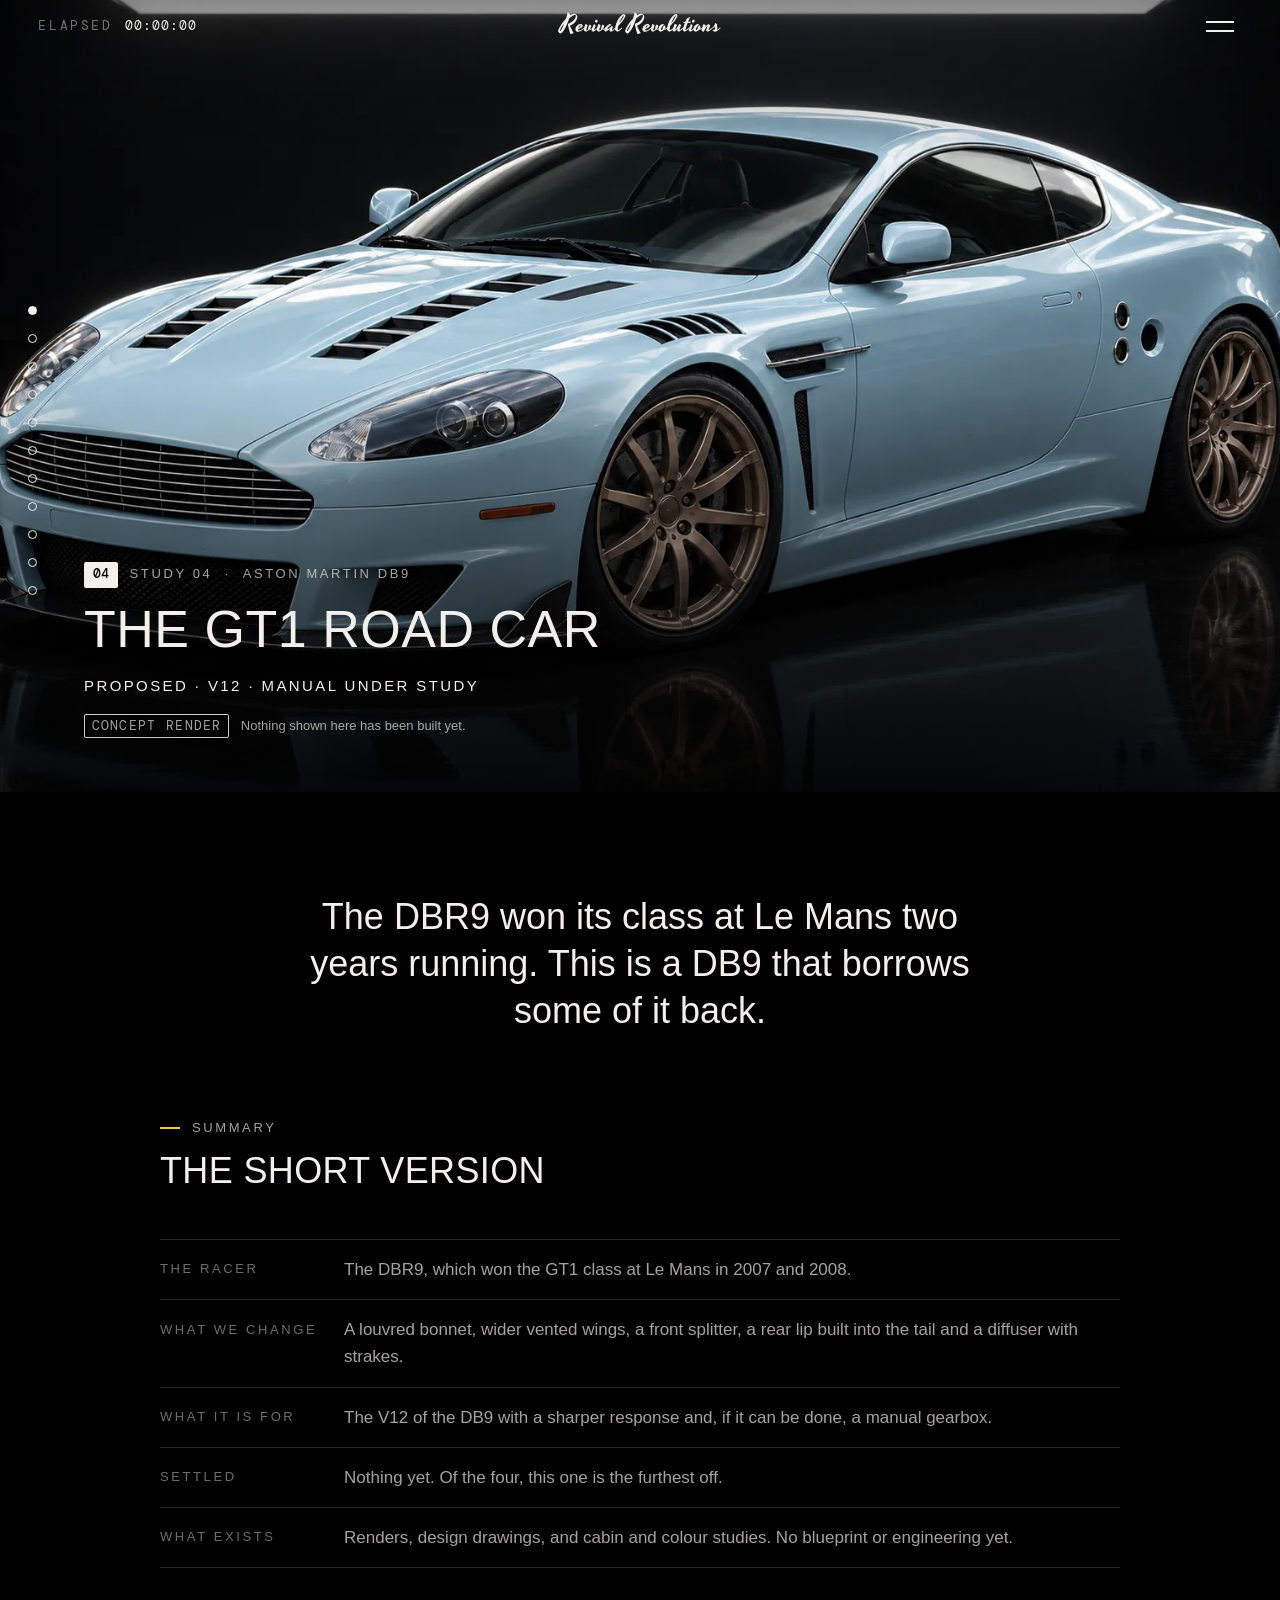
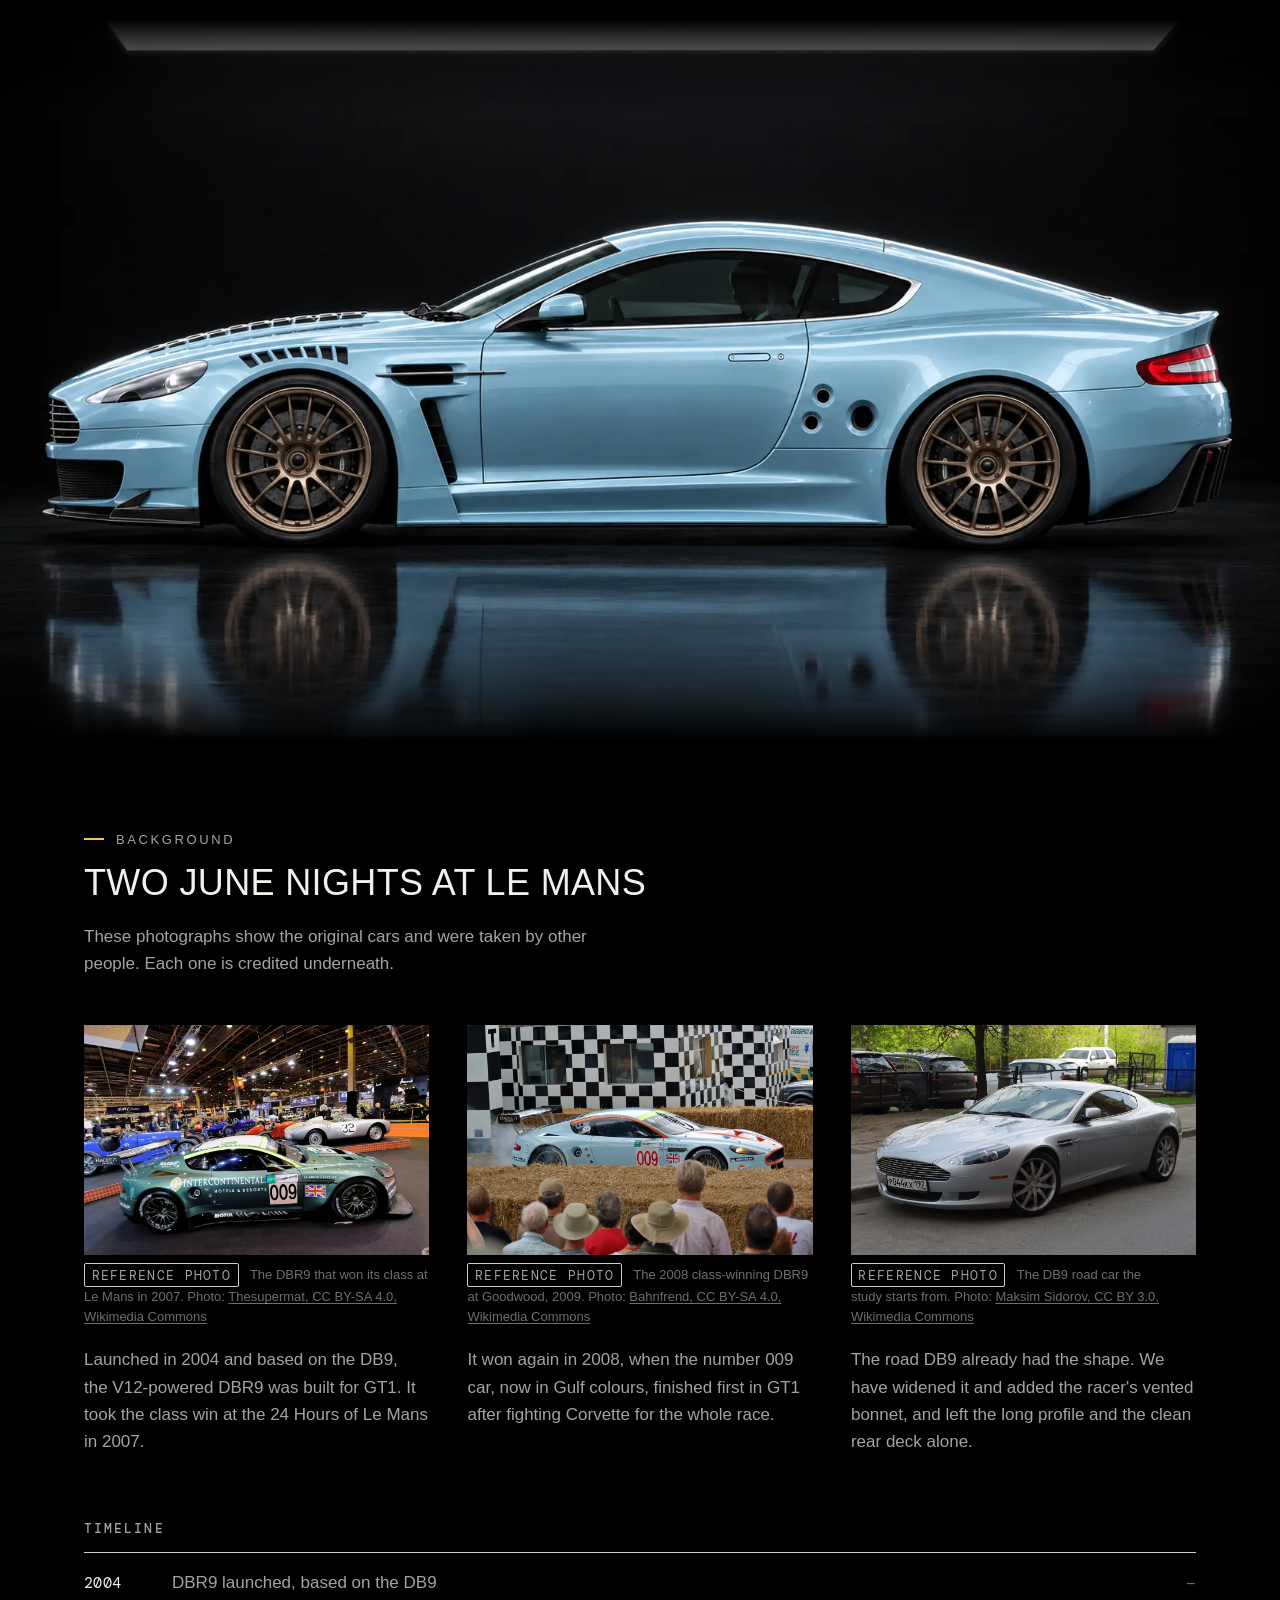
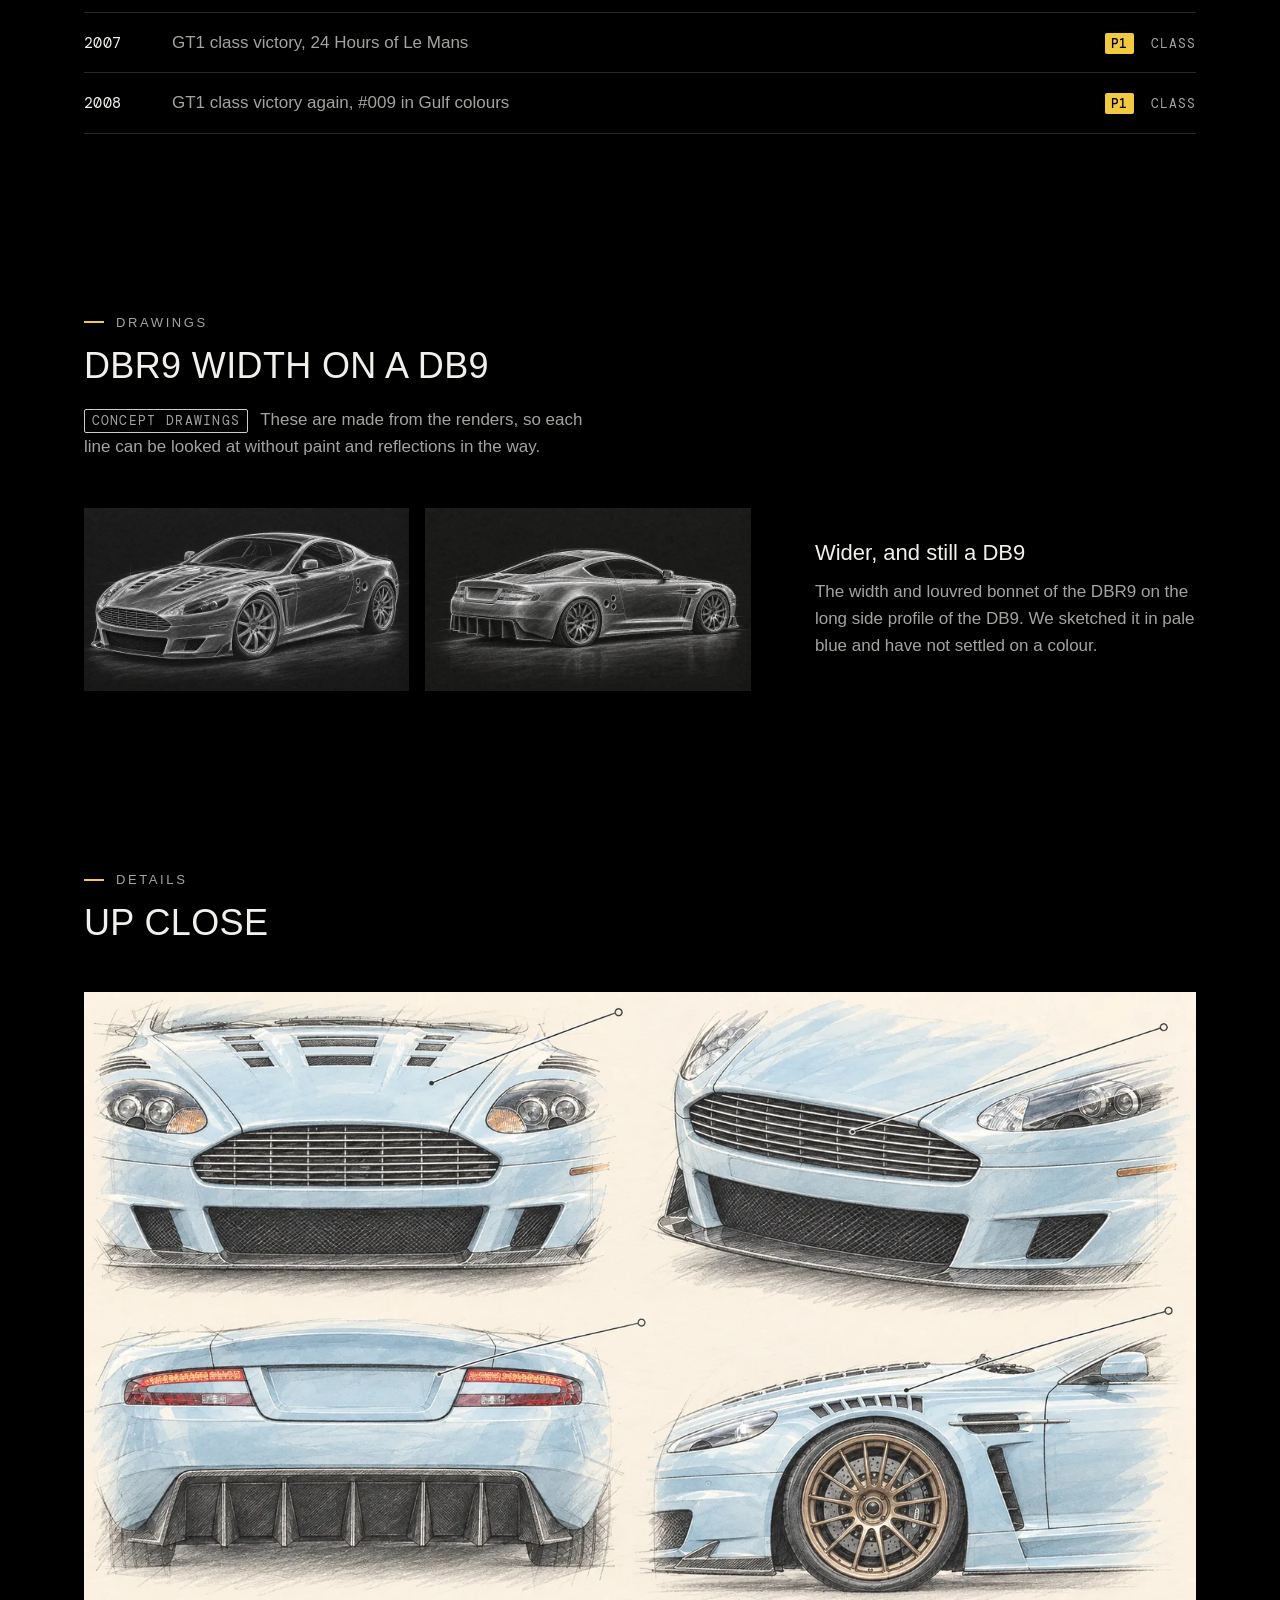
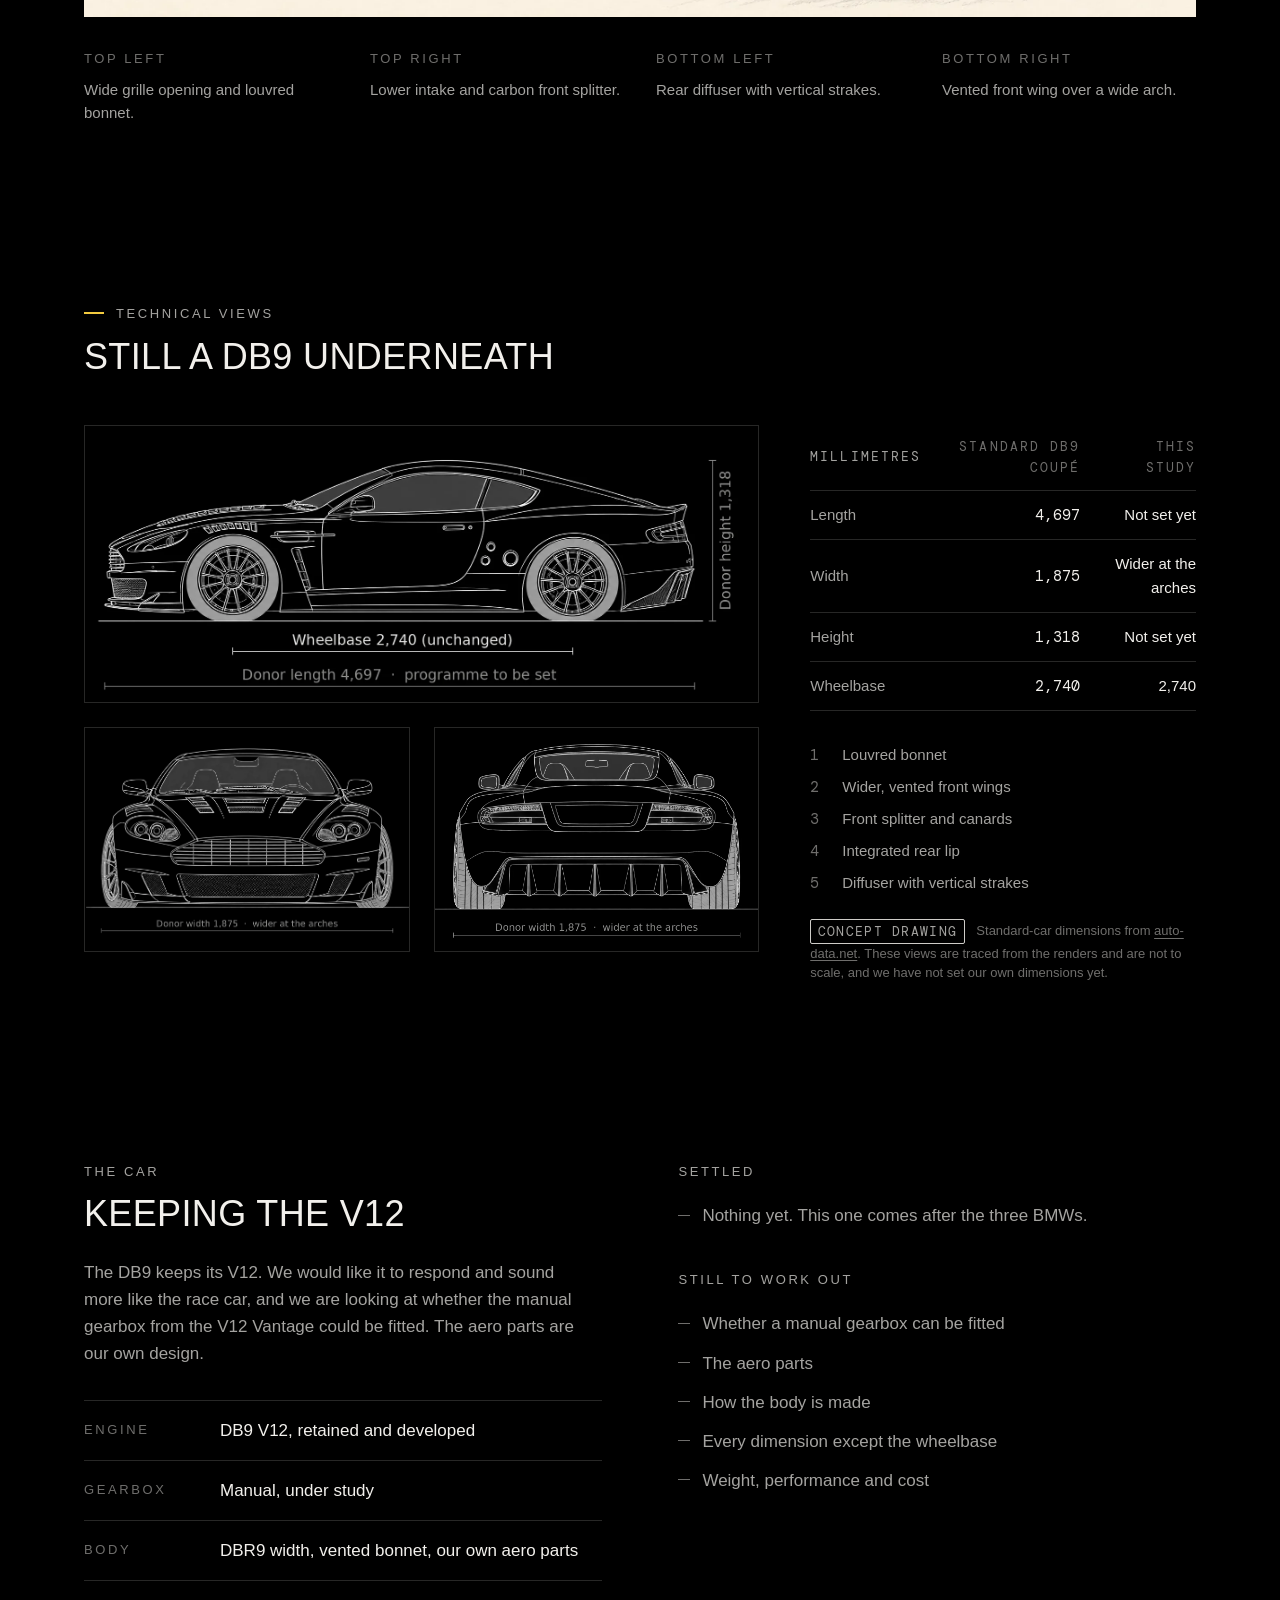
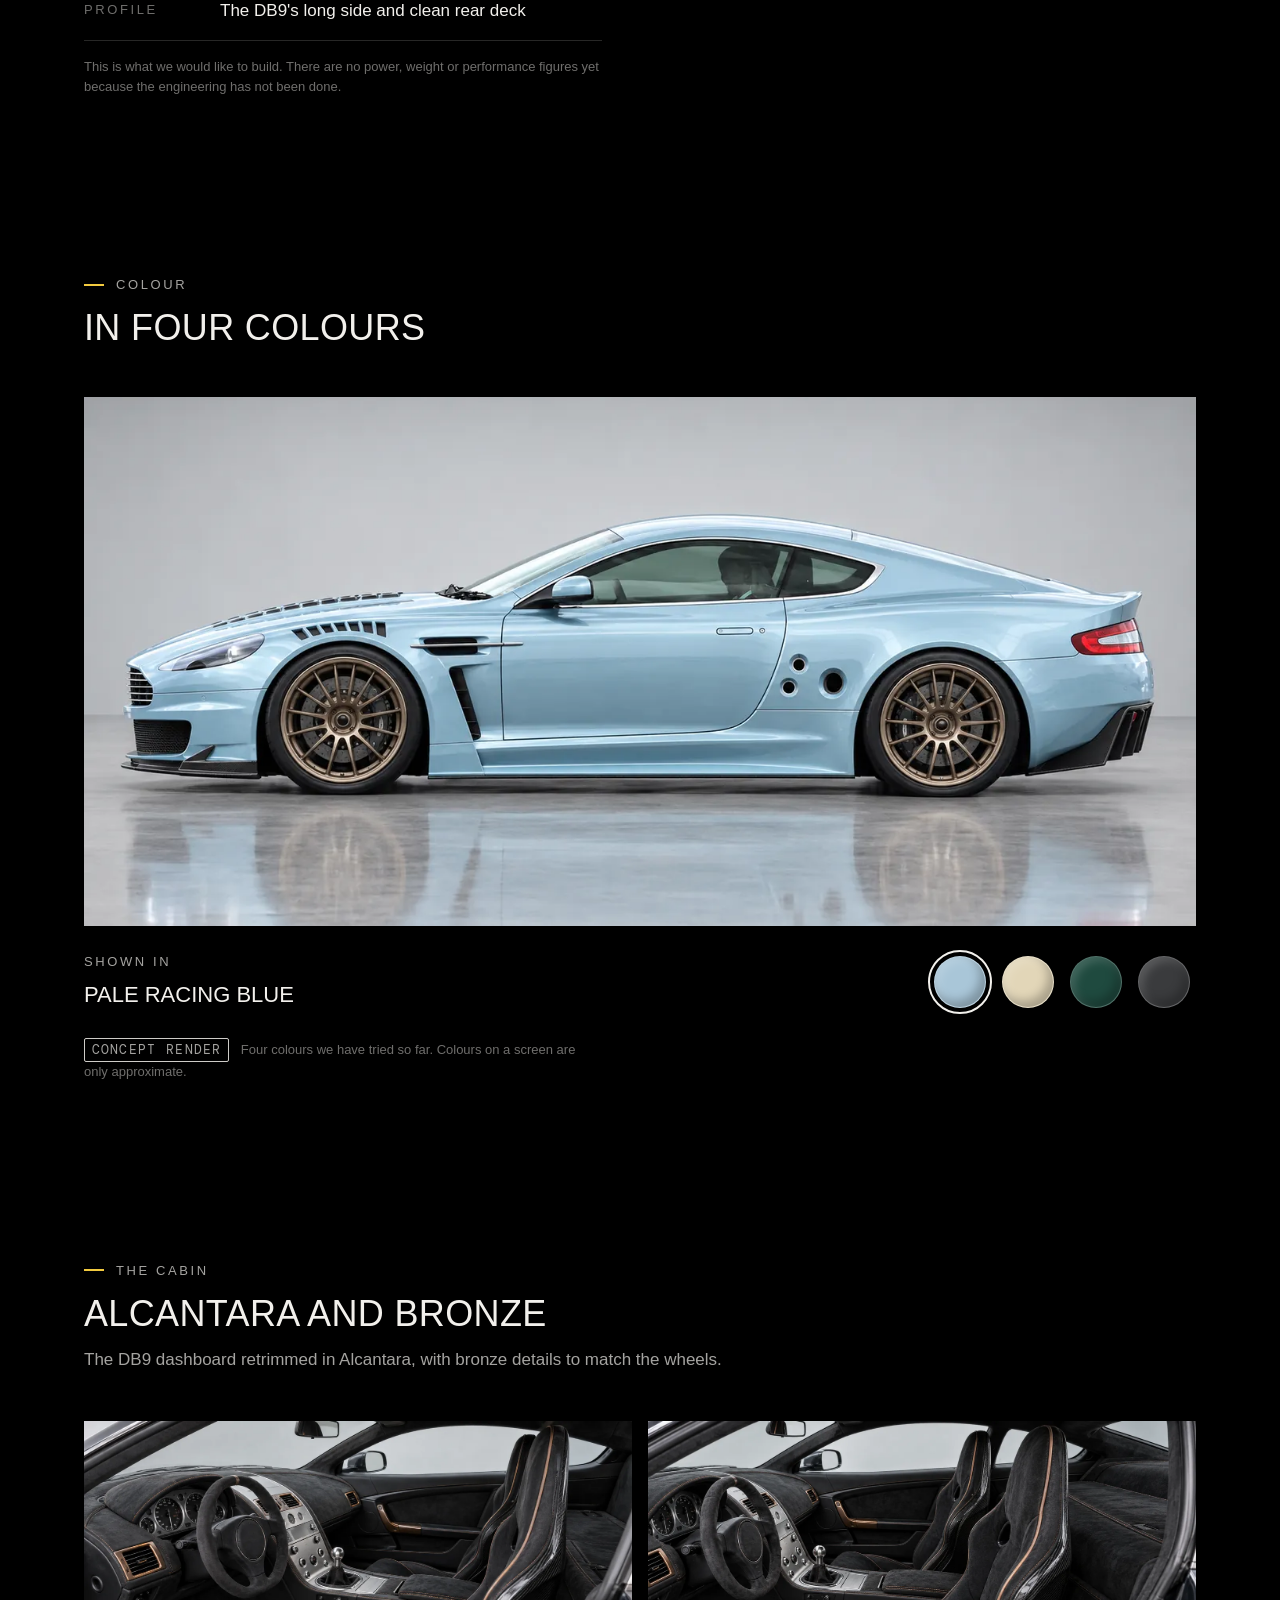
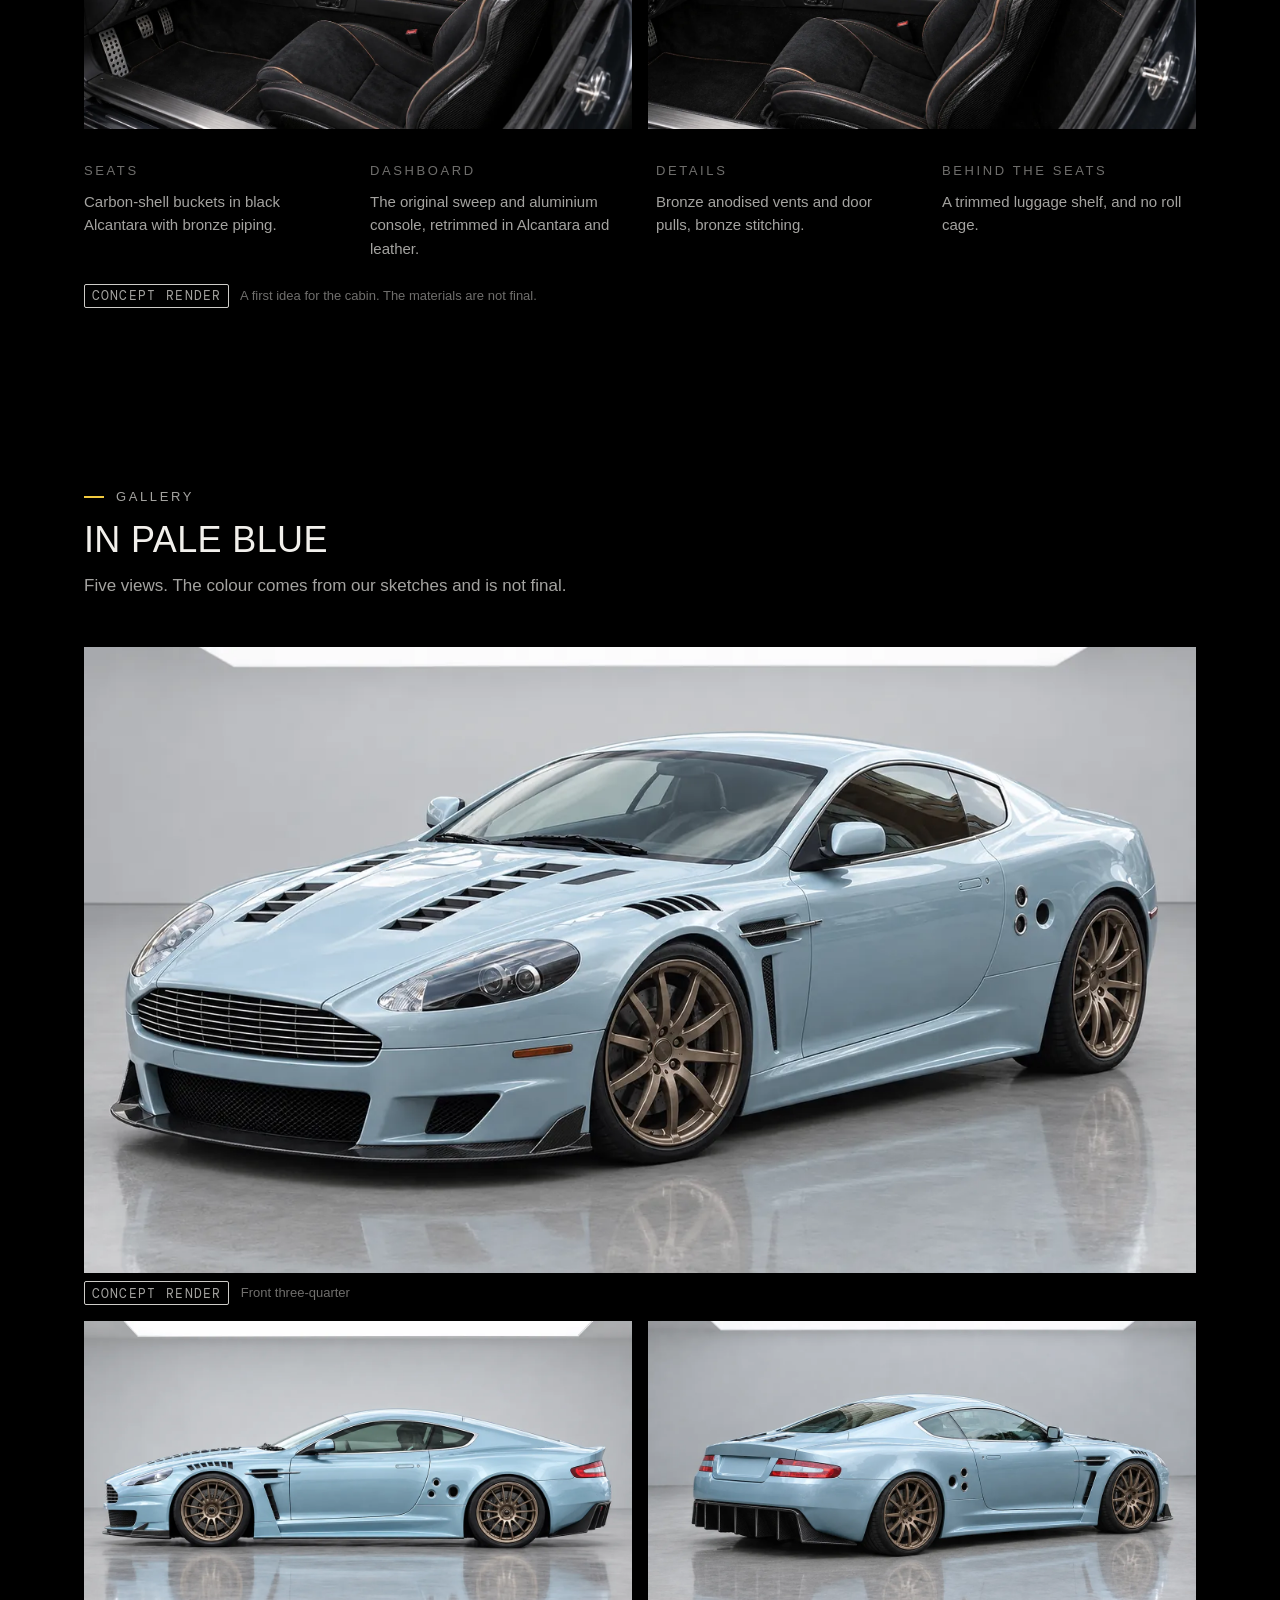
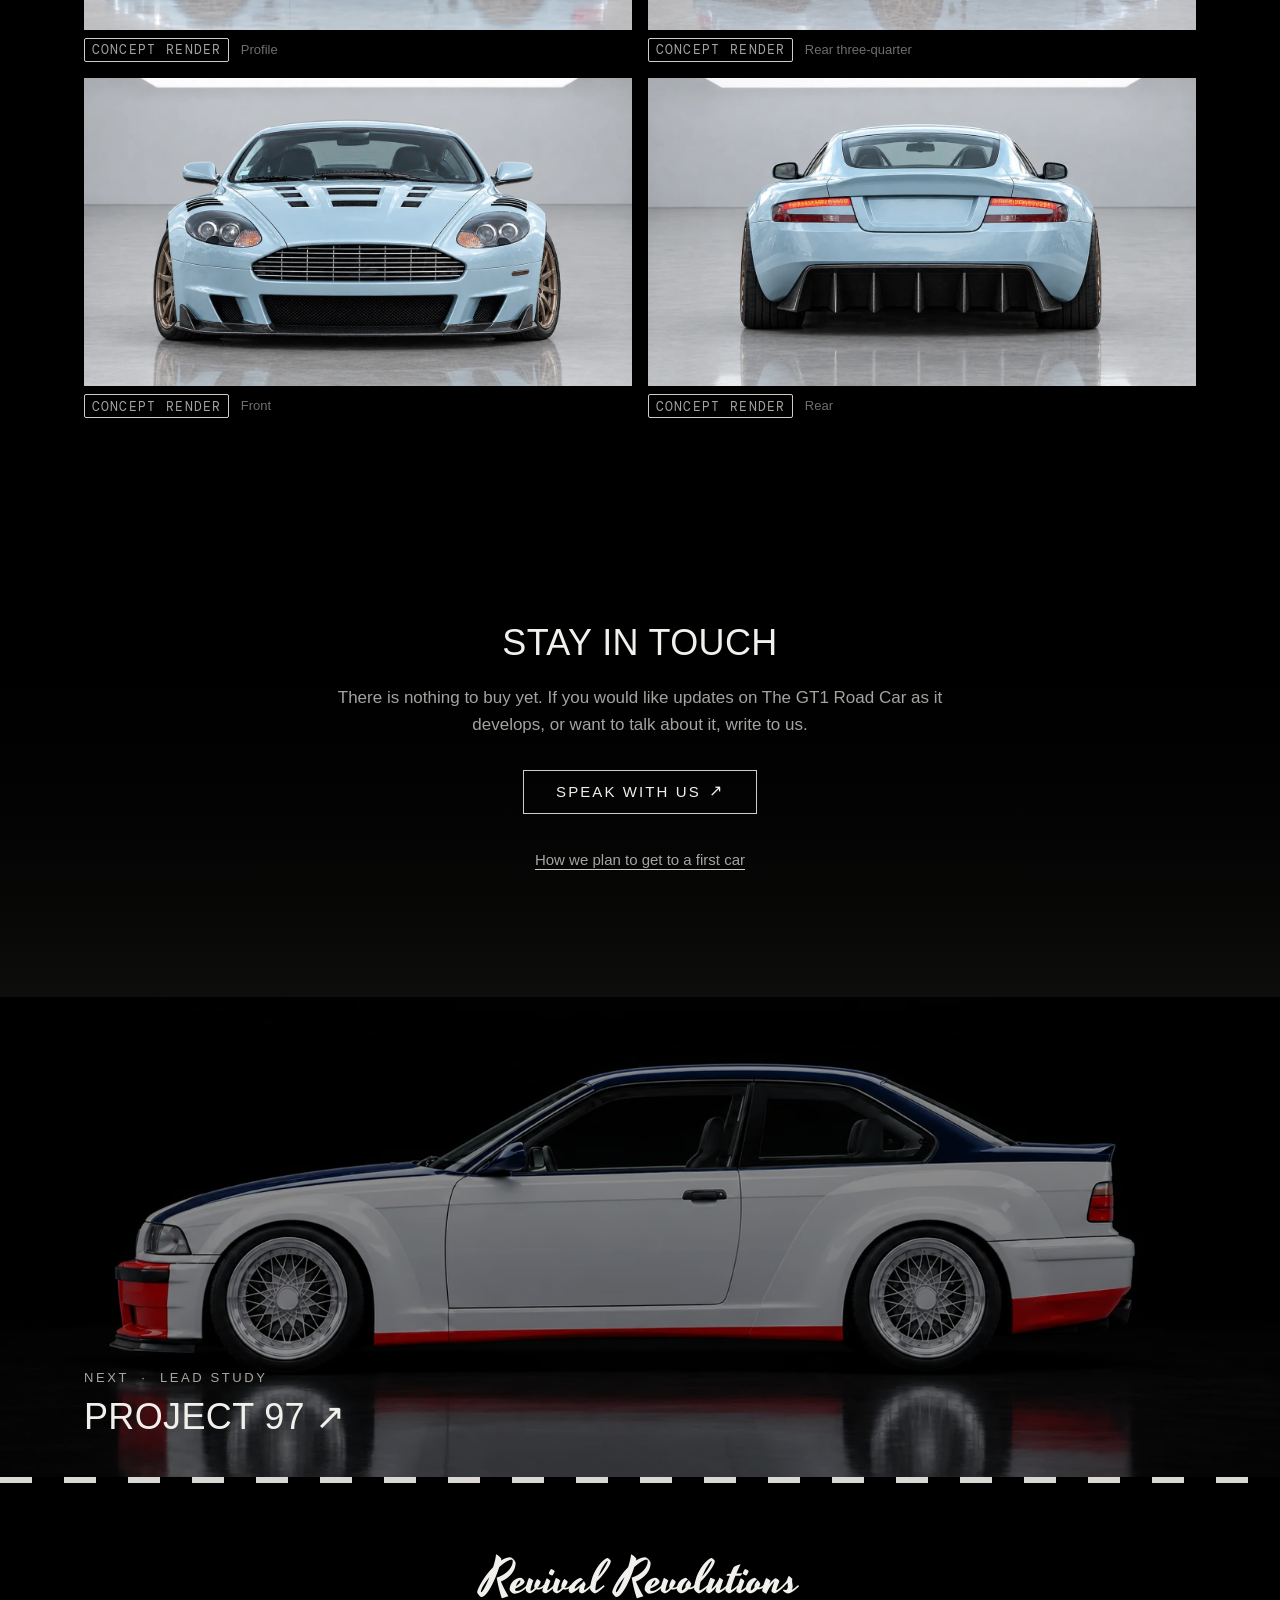
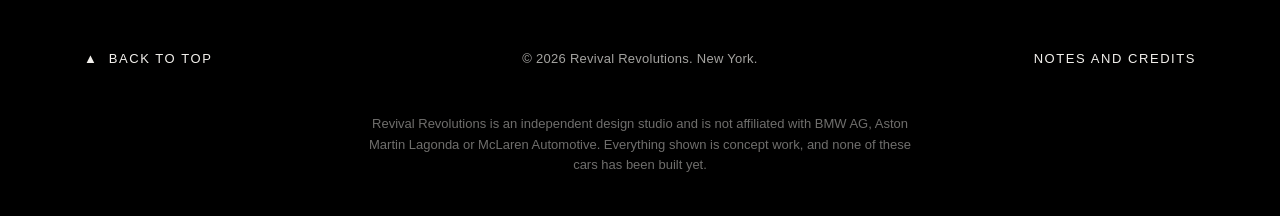
<file: gt1-road-car.html>
<!doctype html>
<html lang="en">
<head>
<meta charset="utf-8">
<meta name="viewport" content="width=device-width, initial-scale=1">
<title>The GT1 Road Car — Study 04, Aston Martin DB9 — Revival Revolutions</title>
<meta name="description" content="The GT1 Road Car is an Aston Martin DB9 drawn with the width and vented bonnet of the DBR9 that won its class at Le Mans. Renders, drawings and how far the design has got.">
<meta property="og:title" content="The GT1 Road Car — Study 04, Aston Martin DB9 — Revival Revolutions">
<meta property="og:description" content="The GT1 Road Car is an Aston Martin DB9 drawn with the width and vented bonnet of the DBR9 that won its class at Le Mans. Renders, drawings and how far the design has got.">
<meta property="og:image" content="./assets/db9_hero.webp">
<meta name="theme-color" content="#000000">
<link rel="preconnect" href="https://api.fontshare.com">
<link rel="preconnect" href="https://cdn.fontshare.com" crossorigin>
<link rel="preconnect" href="https://fonts.googleapis.com">
<link rel="preconnect" href="https://fonts.gstatic.com" crossorigin>
<link href="https://api.fontshare.com/v2/css?f[]=panchang@400,500&display=swap" rel="stylesheet">
<link href="https://api.fontshare.com/v2/css?f[]=switzer@300,400,500,600&display=swap" rel="stylesheet">
<link rel="icon" href="./favicon.svg" type="image/svg+xml">
<link href="https://fonts.googleapis.com/css2?family=DM+Mono:wght@400;500&family=Yesteryear&display=swap" rel="stylesheet">
<link rel="stylesheet" href="./base.css">
<link rel="stylesheet" href="./style.css">
<script src="./app.js" defer></script>
</head>
<body>
<a class="skip" href="#main">Skip to content</a>
<header class="site-header">
<a class="brand" href="./index.html" aria-label="Revival Revolutions, home">Revival Revolutions</a>
<p class="race-clock" aria-hidden="true"><span class="rc-k">Elapsed</span><span class="rc-v" data-clock>00:00:00</span></p>
<button class="menu-btn" type="button" aria-expanded="false" aria-controls="menu" aria-label="Open menu"><span></span><span></span></button>
<span class="race-line" aria-hidden="true"><i data-race-line></i></span>
</header>
<nav class="menu" id="menu" aria-label="Main" aria-hidden="true"><ul><li><a href="./index.html"><small>00</small>Home</a></li><li><a href="./project-97.html"><small>01</small>Project 97</a></li><li><a href="./v8-coupe.html"><small>02</small>The V8 Coupé</a></li><li><a href="./v12-grand-tourer.html"><small>03</small>The V12 Grand Tourer</a></li><li><a href="./gt1-road-car.html" aria-current="page"><small>04</small>The GT1 Road Car</a></li><li><a href="./approach.html"><small>05</small>The plan</a></li><li><a href="./bespoke.html"><small>06</small>Your idea</a></li><li><a href="./contact.html"><small>07</small>Contact</a></li></ul></nav>
<nav class="dots" aria-label="Sections"><ol><li><a href="#top"><span>The GT1 Road Car</span></a></li><li><a href="#brief"><span>Summary</span></a></li><li><a href="#heritage"><span>Background</span></a></li><li><a href="#drawings"><span>Drawings</span></a></li><li><a href="#details"><span>Details</span></a></li><li><a href="#technical"><span>Technical views</span></a></li><li><a href="#car"><span>The car</span></a></li><li><a href="#colour"><span>Colour</span></a></li><li><a href="#cabin"><span>The cabin</span></a></li><li><a href="#renders"><span>Gallery</span></a></li><li><a href="#follow"><span>Contact</span></a></li></ol></nav>
<main id="main">

<section class="p-hero" id="top">
<img src="./assets/db9_hero.webp" alt="GT1 Road Car concept render: a pale blue DB9 with louvred bonnet, wide arches and bronze wheels in a dark studio" width="1671" height="941" fetchpriority="high">
<div class="p-hero-copy"><div class="wrap">
<p class="label"><span class="numpanel" aria-hidden="true">04</span>Study 04 &nbsp;·&nbsp; Aston Martin DB9</p>
<h1 class="display t-2xl">The GT1 Road Car</h1>
<p class="spec">Proposed · V12 · Manual under study</p>
<p class="cap kind-line"><span class="kind">Concept render</span> Nothing shown here has been built yet.</p>
</div></div>
</section>

<section class="intro"><div class="wrap"><p>The DBR9 won its class at Le Mans two years running. This is a DB9 that borrows some of it back.</p></div></section>

<section class="sec-tight" id="brief" aria-labelledby="brief-h"><div class="wrap narrow">
<div class="sec-head"><p class="label">Summary</p><h2 class="display t-xl" id="brief-h">The short version</h2></div>
<dl class="spec-list brief rv"><div><dt>The racer</dt><dd>The DBR9, which won the GT1 class at Le Mans in 2007 and 2008.</dd></div><div><dt>What we change</dt><dd>A louvred bonnet, wider vented wings, a front splitter, a rear lip built into the tail and a diffuser with strakes.</dd></div><div><dt>What it is for</dt><dd>The V12 of the DB9 with a sharper response and, if it can be done, a manual gearbox.</dd></div><div><dt>Settled</dt><dd>Nothing yet. Of the four, this one is the furthest off.</dd></div><div><dt>What exists</dt><dd>Renders, design drawings, and cabin and colour studies. No blueprint or engineering yet.</dd></div></dl>
</div></section>
<div class="bleed fade rv"><img src="./assets/db9_side.webp" alt="GT1 Road Car concept render, side profile" width="1671" height="941" loading="lazy" decoding="async"></div>

<section class="sec" id="heritage"><div class="wrap">
<div class="sec-head"><p class="label">Background</p><h2 class="display t-xl">Two June nights at Le Mans</h2>
<p class="muted lede-s">These photographs show the original cars and were taken by other people. Each one is credited underneath.</p></div>
<div class="cols-3"><div class="rv"><figure><img src="./assets/h_dbr9_2007.webp" alt="The green number 009 Aston Martin DBR9 that won its class at Le Mans in 2007, on display" width="1200" height="800" loading="lazy" decoding="async"><figcaption class="cap"><span class="kind">Reference photo</span> The DBR9 that won its class at Le Mans in 2007. Photo: <a href="https://commons.wikimedia.org/wiki/File:R%C3%A9tromobile_2015_-_Aston_Martin_DBR9_Le_Mans_GTI_Class_Winner_-_2007_-_003.jpg" target="_blank" rel="noopener noreferrer">Thesupermat, CC BY-SA 4.0, Wikimedia Commons</a></figcaption></figure><p>Launched in 2004 and based on the DB9, the V12-powered DBR9 was built for GT1. It took the class win at the 24 Hours of Le Mans in 2007.</p></div><div class="rv"><figure><img src="./assets/h_dbr9_gulf.webp" alt="The Gulf-liveried number 009 Aston Martin DBR9 at Goodwood in 2009" width="1200" height="798" loading="lazy" decoding="async"><figcaption class="cap"><span class="kind">Reference photo</span> The 2008 class-winning DBR9 at Goodwood, 2009. Photo: <a href="https://commons.wikimedia.org/wiki/File:2008_Aston_Martin_DBR9_Goodwood,_2009_(01).jpg" target="_blank" rel="noopener noreferrer">Bahnfrend, CC BY-SA 4.0, Wikimedia Commons</a></figcaption></figure><p>It won again in 2008, when the number 009 car, now in Gulf colours, finished first in GT1 after fighting Corvette for the whole race.</p></div><div class="rv"><figure><img src="./assets/h_db9_road.webp" alt="A silver Aston Martin DB9 coupé parked on a street" width="1200" height="800" loading="lazy" decoding="async"><figcaption class="cap"><span class="kind">Reference photo</span> The DB9 road car the study starts from. Photo: <a href="https://commons.wikimedia.org/wiki/File:Aston_Martin_DB9_coupe_01.jpg" target="_blank" rel="noopener noreferrer">Maksim Sidorov, CC BY 3.0, Wikimedia Commons</a></figcaption></figure><p>The road DB9 already had the shape. We have widened it and added the racer&#x27;s vented bonnet, and left the long profile and the clean rear deck alone.</p></div></div>
<p class="label tl-head">Timeline</p>
<ol class="timeline"><li><span class="y">2004</span><span class="e">DBR9 launched, based on the DB9</span><span class="tag none" aria-hidden="true">—</span></li><li><span class="y">2007</span><span class="e">GT1 class victory, 24 Hours of Le Mans</span><span class="tag"><span class="p1">P1</span> Class</span></li><li><span class="y">2008</span><span class="e">GT1 class victory again, #009 in Gulf colours</span><span class="tag"><span class="p1">P1</span> Class</span></li></ol>
</div></section>

<section class="sec" id="drawings"><div class="wrap">
<div class="sec-head"><p class="label">Drawings</p><h2 class="display t-xl">DBR9 width on a DB9</h2>
<p class="muted lede-s"><span class="kind">Concept drawings</span> These are made from the renders, so each line can be looked at without paint and reflections in the way.</p></div>
<div style="display:grid;gap:clamp(var(--space-12),7vw,var(--space-24))"><div class="draw-grid rv"><div class="pair"><figure><img src="./assets/c_db9_f34.webp" alt="Design drawing of the GT1 Road Car, front three-quarter view" width="1600" height="900" loading="lazy" decoding="async"></figure><figure><img src="./assets/c_db9_r34.webp" alt="Design drawing of the GT1 Road Car, rear three-quarter view" width="1600" height="900" loading="lazy" decoding="async"></figure></div><div><h3>Wider, and still a DB9</h3><p>The width and louvred bonnet of the DBR9 on the long side profile of the DB9. We sketched it in pale blue and have not settled on a colour.</p></div></div></div>
</div></section>

<section class="sec" id="details"><div class="wrap" style="display:grid;gap:clamp(var(--space-16),8vw,var(--space-24))"><div class="rv"><div class="sec-head"><p class="label">Details</p><h2 class="display t-xl">Up close</h2></div><figure class="sheet"><img src="./assets/d_db9_det.webp" alt="Detail drawings of the GT1 Road Car" width="1500" height="844" loading="lazy" decoding="async"></figure><dl class="legend"><div><dt>Top left</dt><dd>Wide grille opening and louvred bonnet.</dd></div><div><dt>Top right</dt><dd>Lower intake and carbon front splitter.</dd></div><div><dt>Bottom left</dt><dd>Rear diffuser with vertical strakes.</dd></div><div><dt>Bottom right</dt><dd>Vented front wing over a wide arch.</dd></div></dl></div></div></section>

<section class="sec" id="technical"><div class="wrap">
<div class="sec-head"><p class="label">Technical views</p><h2 class="display t-xl">Still a DB9 underneath</h2></div>
<div class="bp-grid">
<div class="rv">
<figure><img src="./assets/t_db9_side.webp" alt="Side elevation line drawing of The GT1 Road Car with the donor car wheelbase, length and height marked" width="1500" height="615" loading="lazy" decoding="async"></figure>
<div class="tech-pair">
<figure><img src="./assets/t_db9_front.webp" alt="Front elevation line drawing of The GT1 Road Car with the donor car width marked" width="1394" height="881" loading="lazy" decoding="async"></figure>
<figure><img src="./assets/t_db9_rear.webp" alt="Rear elevation line drawing of The GT1 Road Car with the donor car width marked" width="1244" height="832" loading="lazy" decoding="async"></figure>
</div>
</div>
<div class="rv">
<table class="dim">
<thead><tr><th scope="col">Millimetres</th><th scope="col">Standard DB9 coupé</th><th scope="col">This study</th></tr></thead>
<tbody><tr><td>Length</td><td>4,697</td><td>Not set yet</td></tr><tr><td>Width</td><td>1,875</td><td>Wider at the arches</td></tr><tr><td>Height</td><td>1,318</td><td>Not set yet</td></tr><tr><td>Wheelbase</td><td>2,740</td><td>2,740</td></tr></tbody></table>
<ol class="keylist"><li>Louvred bonnet</li><li>Wider, vented front wings</li><li>Front splitter and canards</li><li>Integrated rear lip</li><li>Diffuser with vertical strakes</li></ol>
<p class="cap" style="margin-top:var(--space-6)"><span class="kind">Concept drawing</span> Standard-car dimensions from <a href="https://www.auto-data.net/en/aston-martin-db9-coupe-6.0-i-v12-48v-456hp-3064" target="_blank" rel="noopener noreferrer">auto-data.net</a>. These views are traced from the renders and are not to scale, and we have not set our own dimensions yet.</p>
</div>
</div>
</div></section>

<section class="sec" id="car"><div class="wrap car-grid">
<div class="rv">
<p class="label">The car</p>
<h2 class="display t-xl" style="margin-top:var(--space-3)">Keeping the V12</h2>
<p class="muted" style="margin-top:var(--space-6)">The DB9 keeps its V12. We would like it to respond and sound more like the race car, and we are looking at whether the manual gearbox from the V12 Vantage could be fitted. The aero parts are our own design.</p>
<dl class="spec-list"><div><dt>Engine</dt><dd>DB9 V12, retained and developed</dd></div><div><dt>Gearbox</dt><dd>Manual, under study</dd></div><div><dt>Body</dt><dd>DBR9 width, vented bonnet, our own aero parts</dd></div><div><dt>Profile</dt><dd>The DB9&#x27;s long side and clean rear deck</dd></div></dl>
<p class="cap" style="margin-top:var(--space-4)">This is what we would like to build. There are no power, weight or performance figures yet because the engineering has not been done.</p>
</div>
<div class="rv">
<p class="label">Settled</p>
<ul class="yours"><li>Nothing yet. This one comes after the three BMWs.</li></ul>
<p class="label" style="margin-top:var(--space-10)">Still to work out</p>
<ul class="yours"><li>Whether a manual gearbox can be fitted</li><li>The aero parts</li><li>How the body is made</li><li>Every dimension except the wheelbase</li><li>Weight, performance and cost</li></ul>
</div>
</div></section>

<section class="sec" id="colour"><div class="wrap">
<div class="sec-head"><p class="label">Colour</p><h2 class="display t-xl">In four colours</h2></div>
<div class="colour rv" data-colour>
<div class="colour-stage"><img src="./assets/r_db9_side.webp" alt="The GT1 Road Car concept render in pale racing blue, side profile" width="1400" height="788" class="on" loading="lazy" decoding="async"><img src="./assets/col_db9_champagne.webp" alt="The GT1 Road Car concept render in champagne, side profile" width="1400" height="788" loading="lazy" decoding="async"><img src="./assets/col_db9_green.webp" alt="The GT1 Road Car concept render in endurance green, side profile" width="1400" height="788" loading="lazy" decoding="async"><img src="./assets/col_db9_graphite.webp" alt="The GT1 Road Car concept render in graphite grey, side profile" width="1400" height="788" loading="lazy" decoding="async"></div>
<div class="colour-bar">
<p class="colour-name"><span class="label">Shown in</span><span data-colour-name aria-live="polite">Pale Racing Blue</span></p>
<div class="colour-swatches" role="group" aria-label="Paint colour"><button type="button" class="chip" style="background:#A9C6D8" aria-pressed="true" aria-label="Pale Racing Blue" title="Pale Racing Blue" data-name="Pale Racing Blue"></button><button type="button" class="chip" style="background:#E2D6B8" aria-pressed="false" aria-label="Champagne" title="Champagne" data-name="Champagne"></button><button type="button" class="chip" style="background:#1F4A3F" aria-pressed="false" aria-label="Endurance Green" title="Endurance Green" data-name="Endurance Green"></button><button type="button" class="chip" style="background:#3A3B3D" aria-pressed="false" aria-label="Graphite" title="Graphite" data-name="Graphite"></button></div>
</div>
<p class="cap"><span class="kind">Concept render</span> Four colours we have tried so far. Colours on a screen are only approximate.</p>
</div>
</div></section>

<section class="sec" id="cabin"><div class="wrap">
<div class="sec-head"><p class="label">The cabin</p><h2 class="display t-xl">Alcantara and bronze</h2><p class="muted">The DB9 dashboard retrimmed in Alcantara, with bronze details to match the wheels.</p></div>
<div class="pair rv">
<figure><img src="./assets/int_db9_a.webp" alt="The GT1 Road Car cabin proposal, seen from the driver&#x27;s door" width="1400" height="787" loading="lazy" decoding="async"></figure>
<figure><img src="./assets/int_db9_b.webp" alt="The GT1 Road Car cabin proposal, the seats seen from the passenger door" width="1400" height="787" loading="lazy" decoding="async"></figure>
</div>
<dl class="legend"><div><dt>Seats</dt><dd>Carbon-shell buckets in black Alcantara with bronze piping.</dd></div><div><dt>Dashboard</dt><dd>The original sweep and aluminium console, retrimmed in Alcantara and leather.</dd></div><div><dt>Details</dt><dd>Bronze anodised vents and door pulls, bronze stitching.</dd></div><div><dt>Behind the seats</dt><dd>A trimmed luggage shelf, and no roll cage.</dd></div></dl>
<p class="cap" style="margin-top:var(--space-6)"><span class="kind">Concept render</span> A first idea for the cabin. The materials are not final.</p>
</div></section>

<section class="sec" id="renders"><div class="wrap">
<div class="sec-head"><p class="label">Gallery</p><h2 class="display t-xl">In pale blue</h2><p class="muted">Five views. The colour comes from our sketches and is not final.</p></div>
<div class="gallery lead"><figure class="rv"><img src="./assets/r_db9_f34.webp" alt="The GT1 Road Car concept render, front three-quarter" width="1400" height="788" loading="lazy" decoding="async"><figcaption class="cap"><span class="kind">Concept render</span> Front three-quarter</figcaption></figure><figure class="rv"><img src="./assets/r_db9_side.webp" alt="The GT1 Road Car concept render, profile" width="1400" height="788" loading="lazy" decoding="async"><figcaption class="cap"><span class="kind">Concept render</span> Profile</figcaption></figure><figure class="rv"><img src="./assets/r_db9_r34.webp" alt="The GT1 Road Car concept render, rear three-quarter" width="1400" height="788" loading="lazy" decoding="async"><figcaption class="cap"><span class="kind">Concept render</span> Rear three-quarter</figcaption></figure><figure class="rv"><img src="./assets/r_db9_front.webp" alt="The GT1 Road Car concept render, front" width="1400" height="788" loading="lazy" decoding="async"><figcaption class="cap"><span class="kind">Concept render</span> Front</figcaption></figure><figure class="rv"><img src="./assets/r_db9_rear.webp" alt="The GT1 Road Car concept render, rear" width="1400" height="788" loading="lazy" decoding="async"><figcaption class="cap"><span class="kind">Concept render</span> Rear</figcaption></figure></div>
</div></section>

<section class="closing" id="follow"><div class="wrap">
<h2 class="display t-xl">Stay in touch</h2>
<p>There is nothing to buy yet. If you would like updates on The GT1 Road Car as it develops, or want to talk about it, write to us.</p>
<a class="btn" href="./contact.html">Speak with us <span class="arr" aria-hidden="true">↗</span></a>
<p style="margin-top:var(--space-6);margin-bottom:0"><a class="textlink" href="./approach.html">How we plan to get to a first car</a></p>
</div></section>

<a class="next-link" href="./project-97.html" aria-label="Next study: Project 97">
<img src="./assets/e36_side.webp" alt="" width="1672" height="941" loading="lazy" decoding="async">
<div class="next-copy"><div class="wrap"><p class="label">Next &nbsp;·&nbsp; Lead study</p><p class="display t-xl">Project 97 <span class="arr" aria-hidden="true">↗</span></p></div></div>
</a>

</main>
<footer class="site-footer">
<div class="kerb" aria-hidden="true"></div>
<div class="wrap">
<div class="foot-mark script" aria-hidden="true">Revival Revolutions</div>
<div class="foot-row">
<div><a href="#main">▲&nbsp; Back to top</a></div>
<p>© 2026 Revival Revolutions. New York.</p>
<div><a href="./credits.html">Notes and credits</a></div>
</div>
<p class="foot-legal">Revival Revolutions is an independent design studio and is not affiliated with BMW AG, Aston Martin Lagonda or McLaren Automotive. Everything shown is concept work, and none of these cars has been built yet.</p>
</div>
</footer>
</body>
</html>
</file>
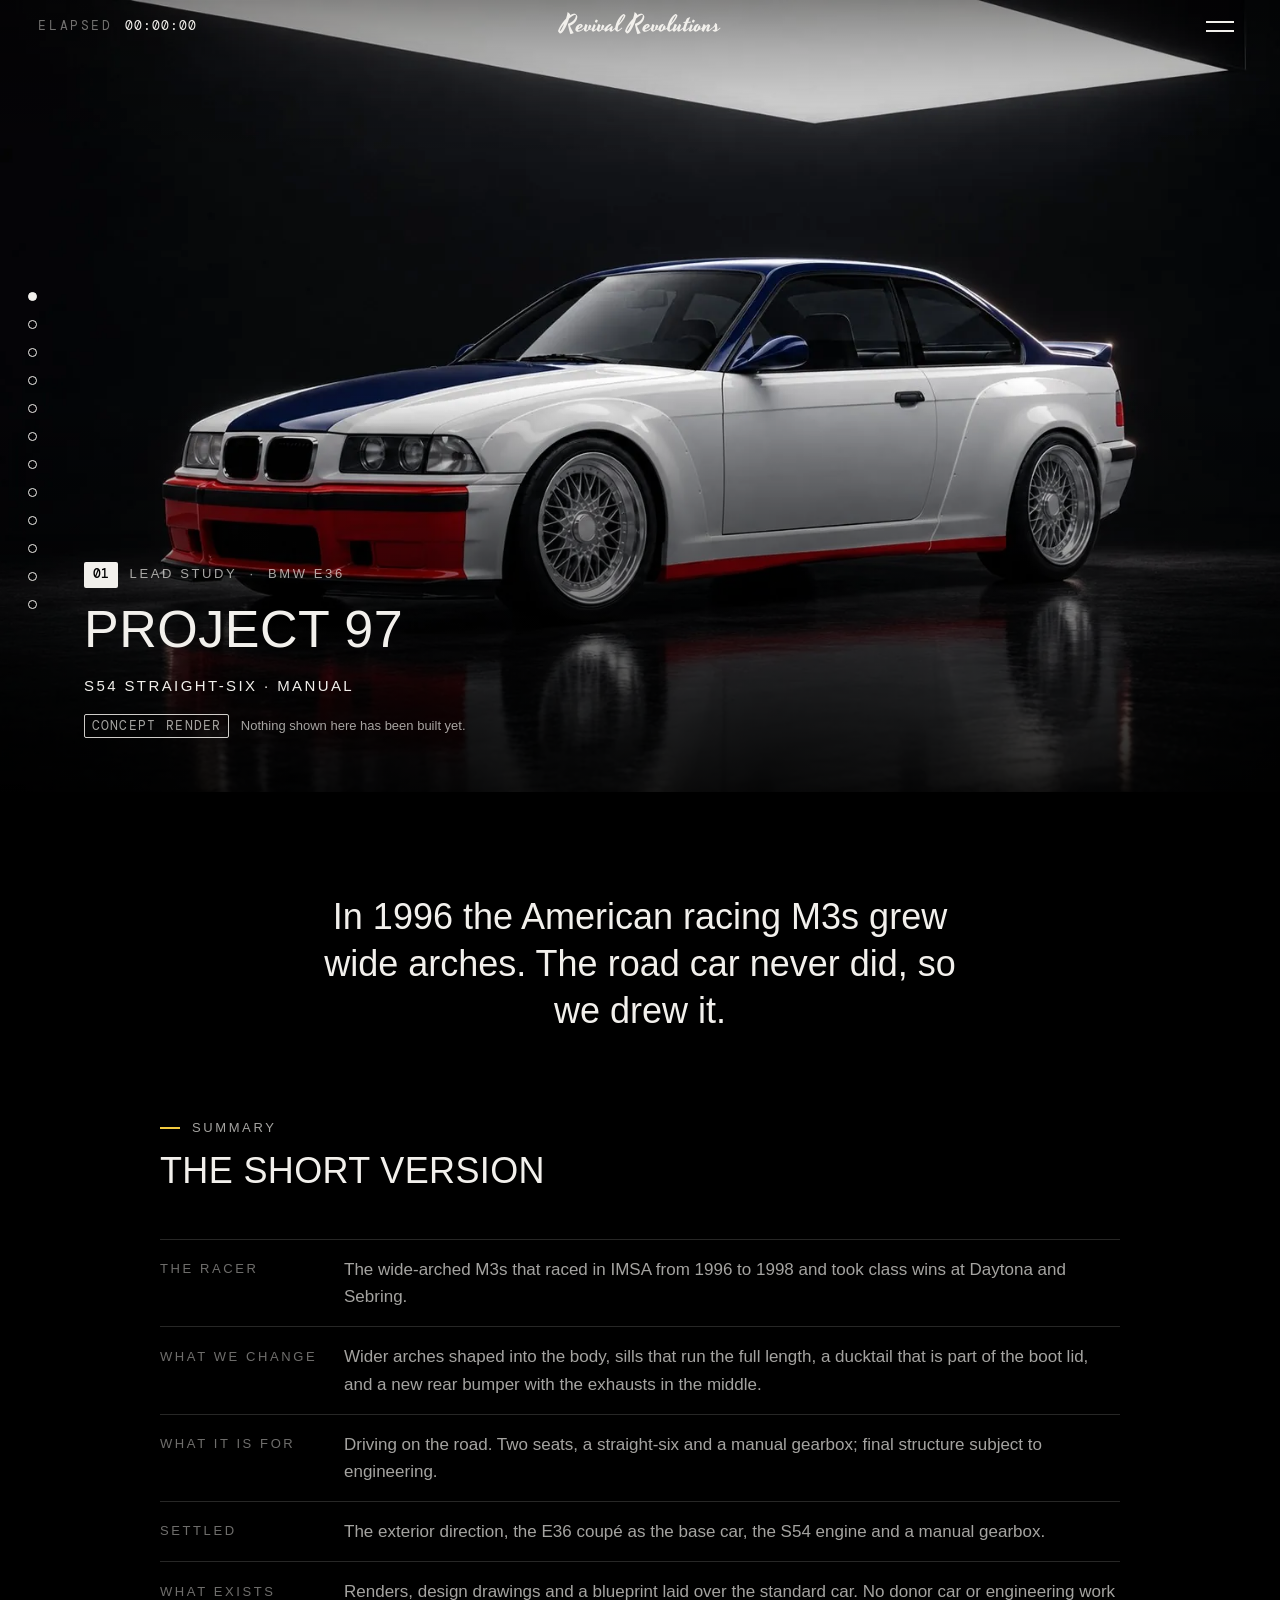
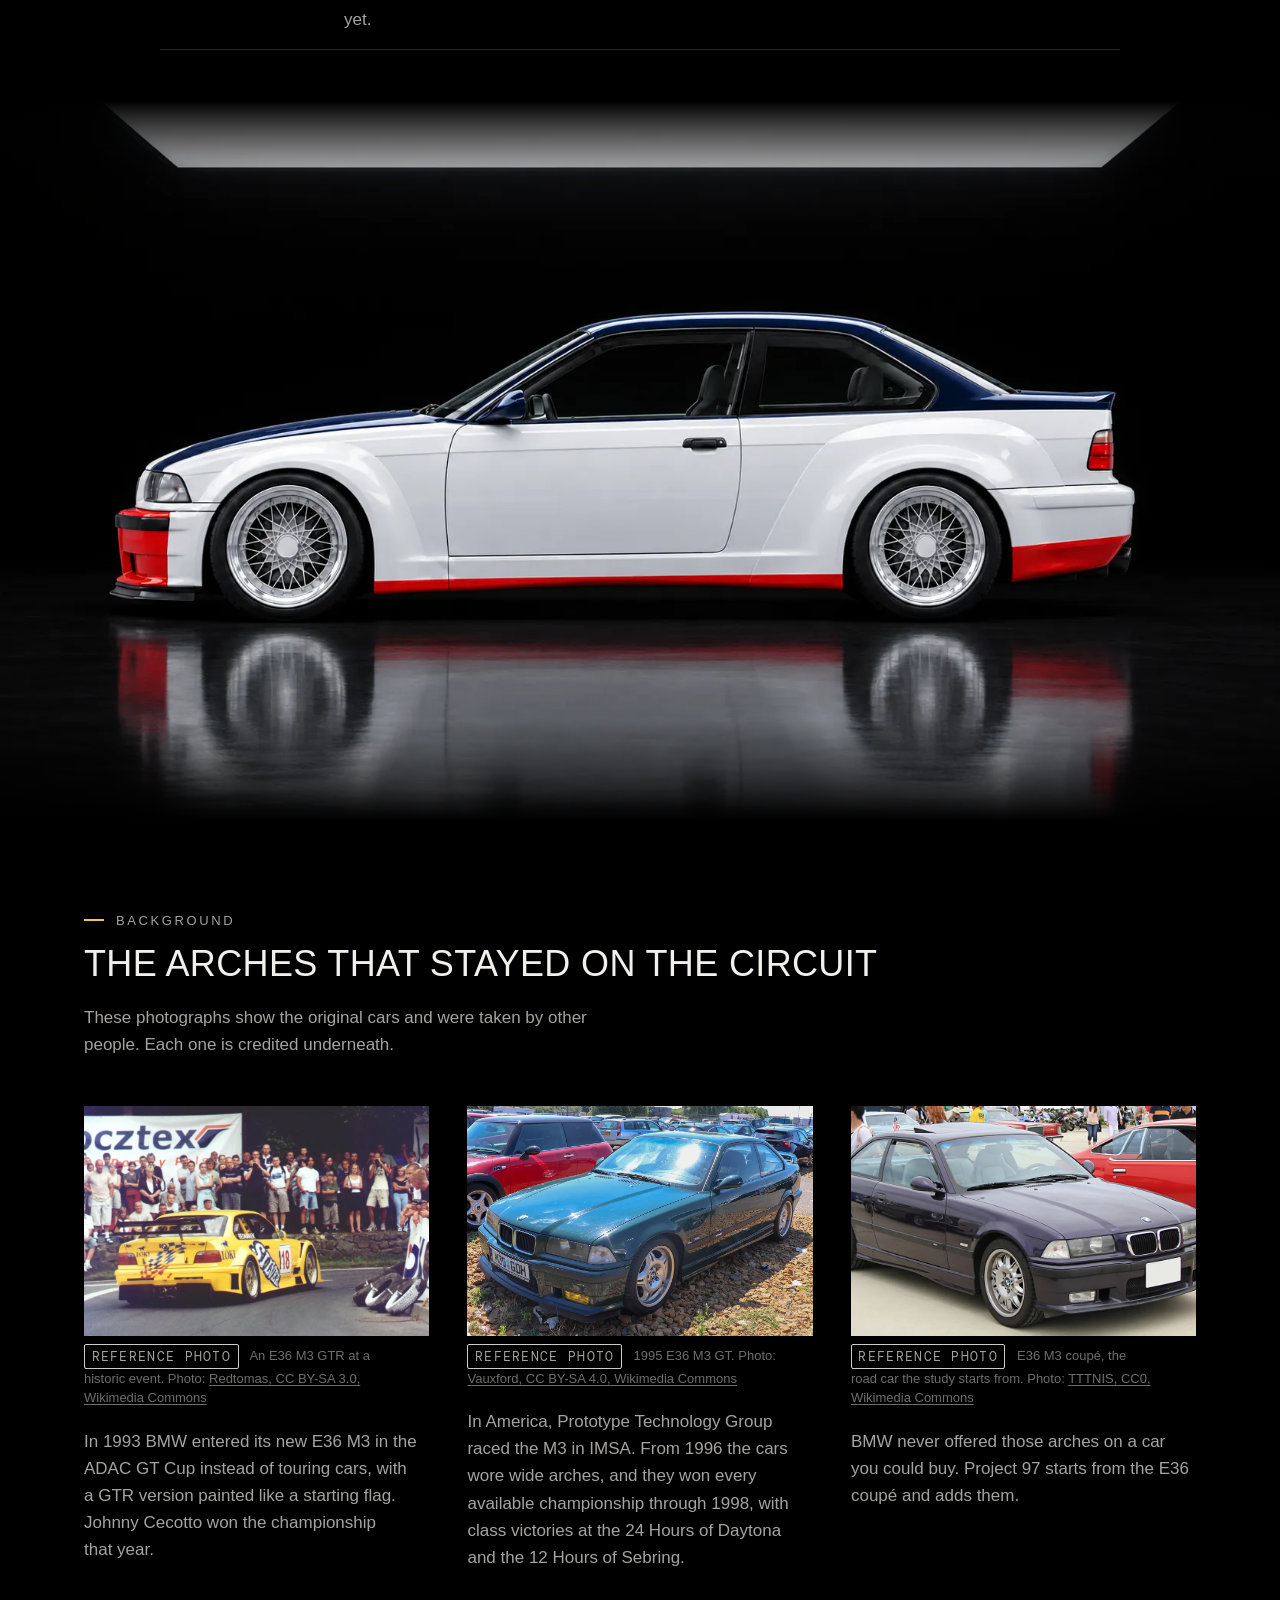
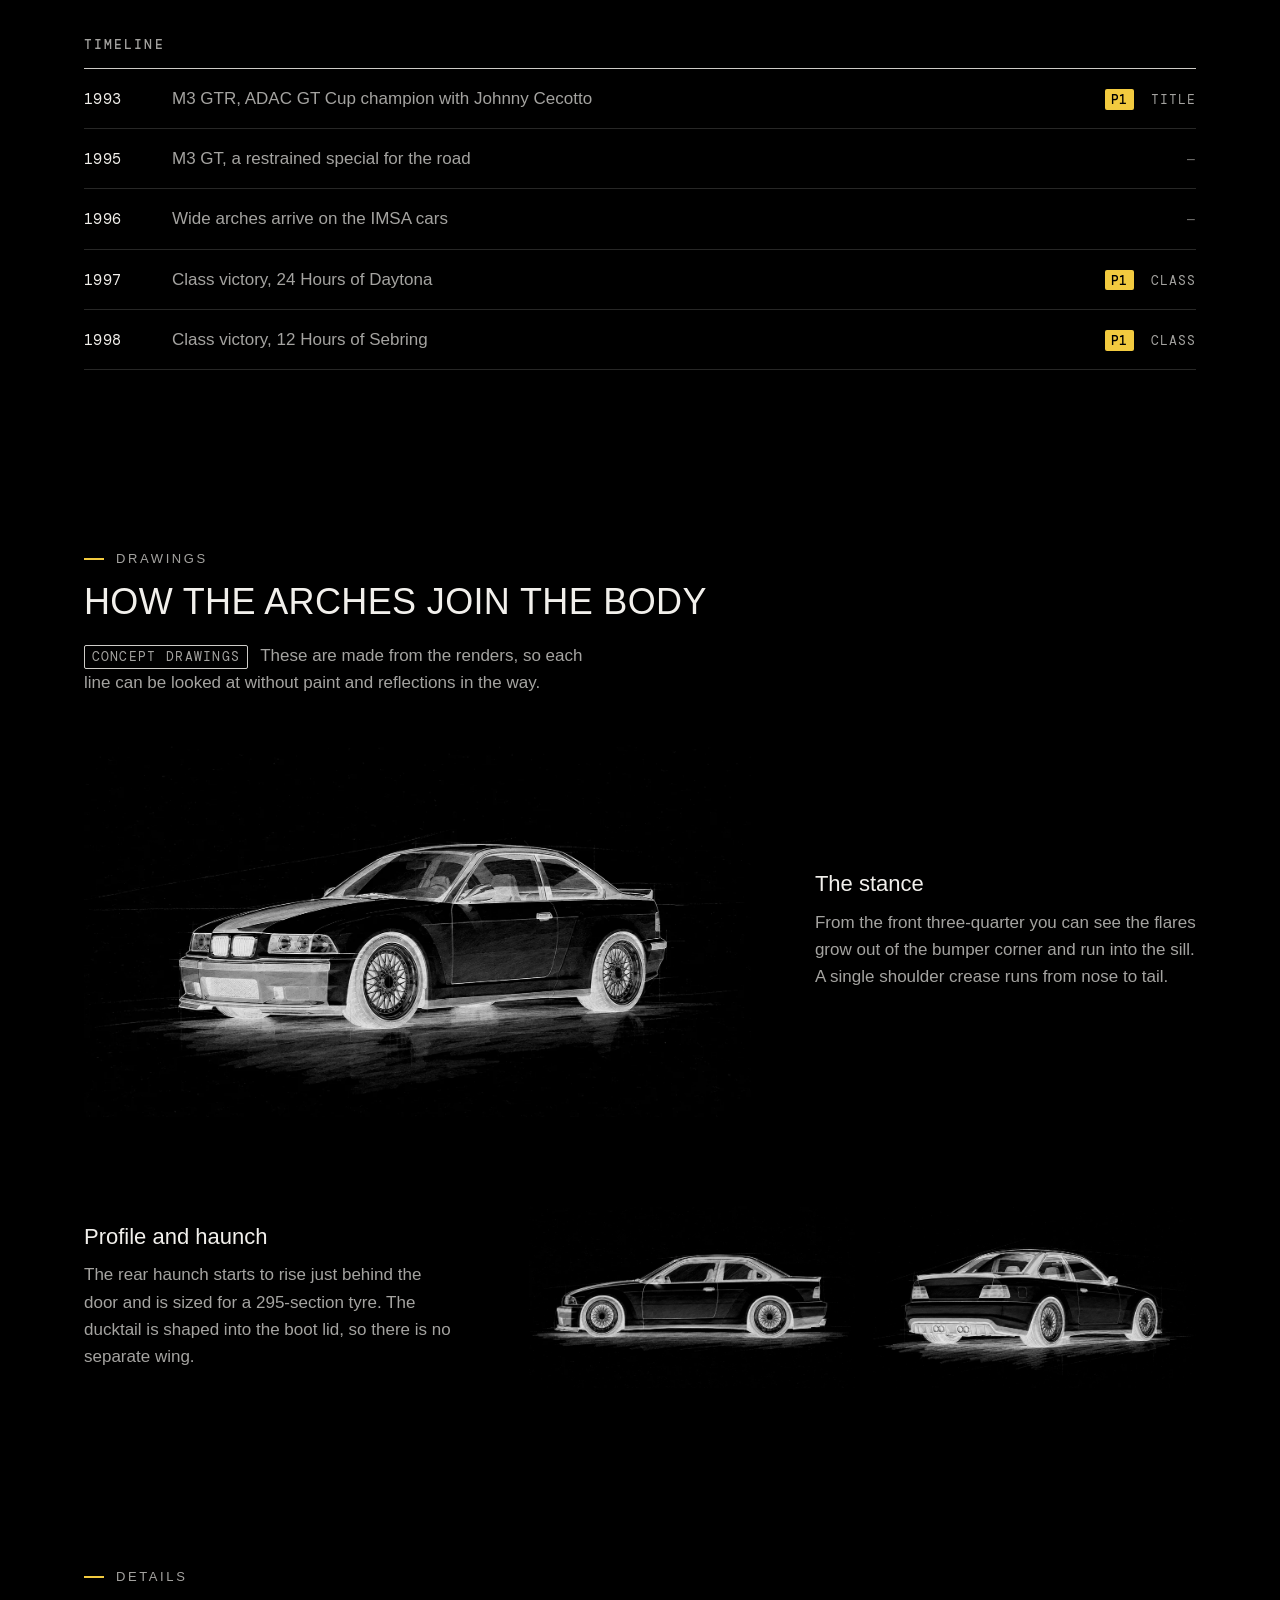
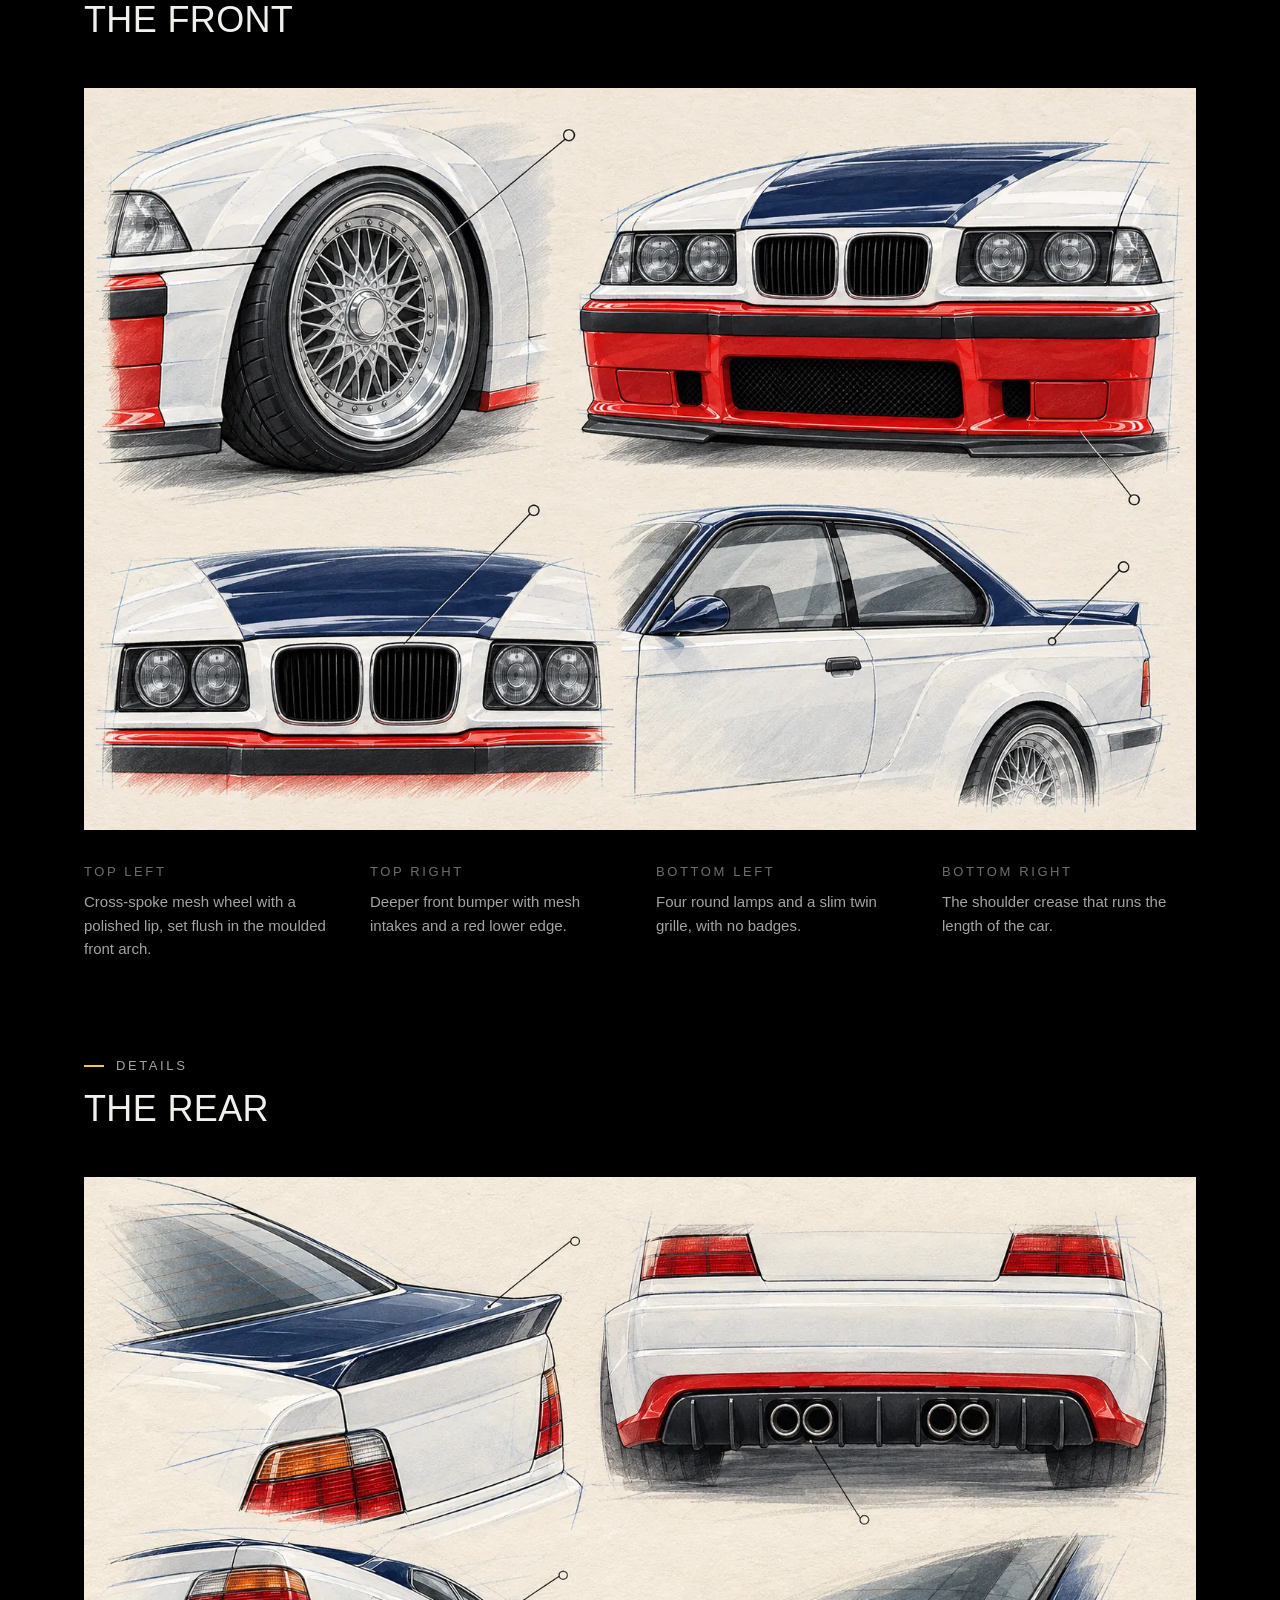
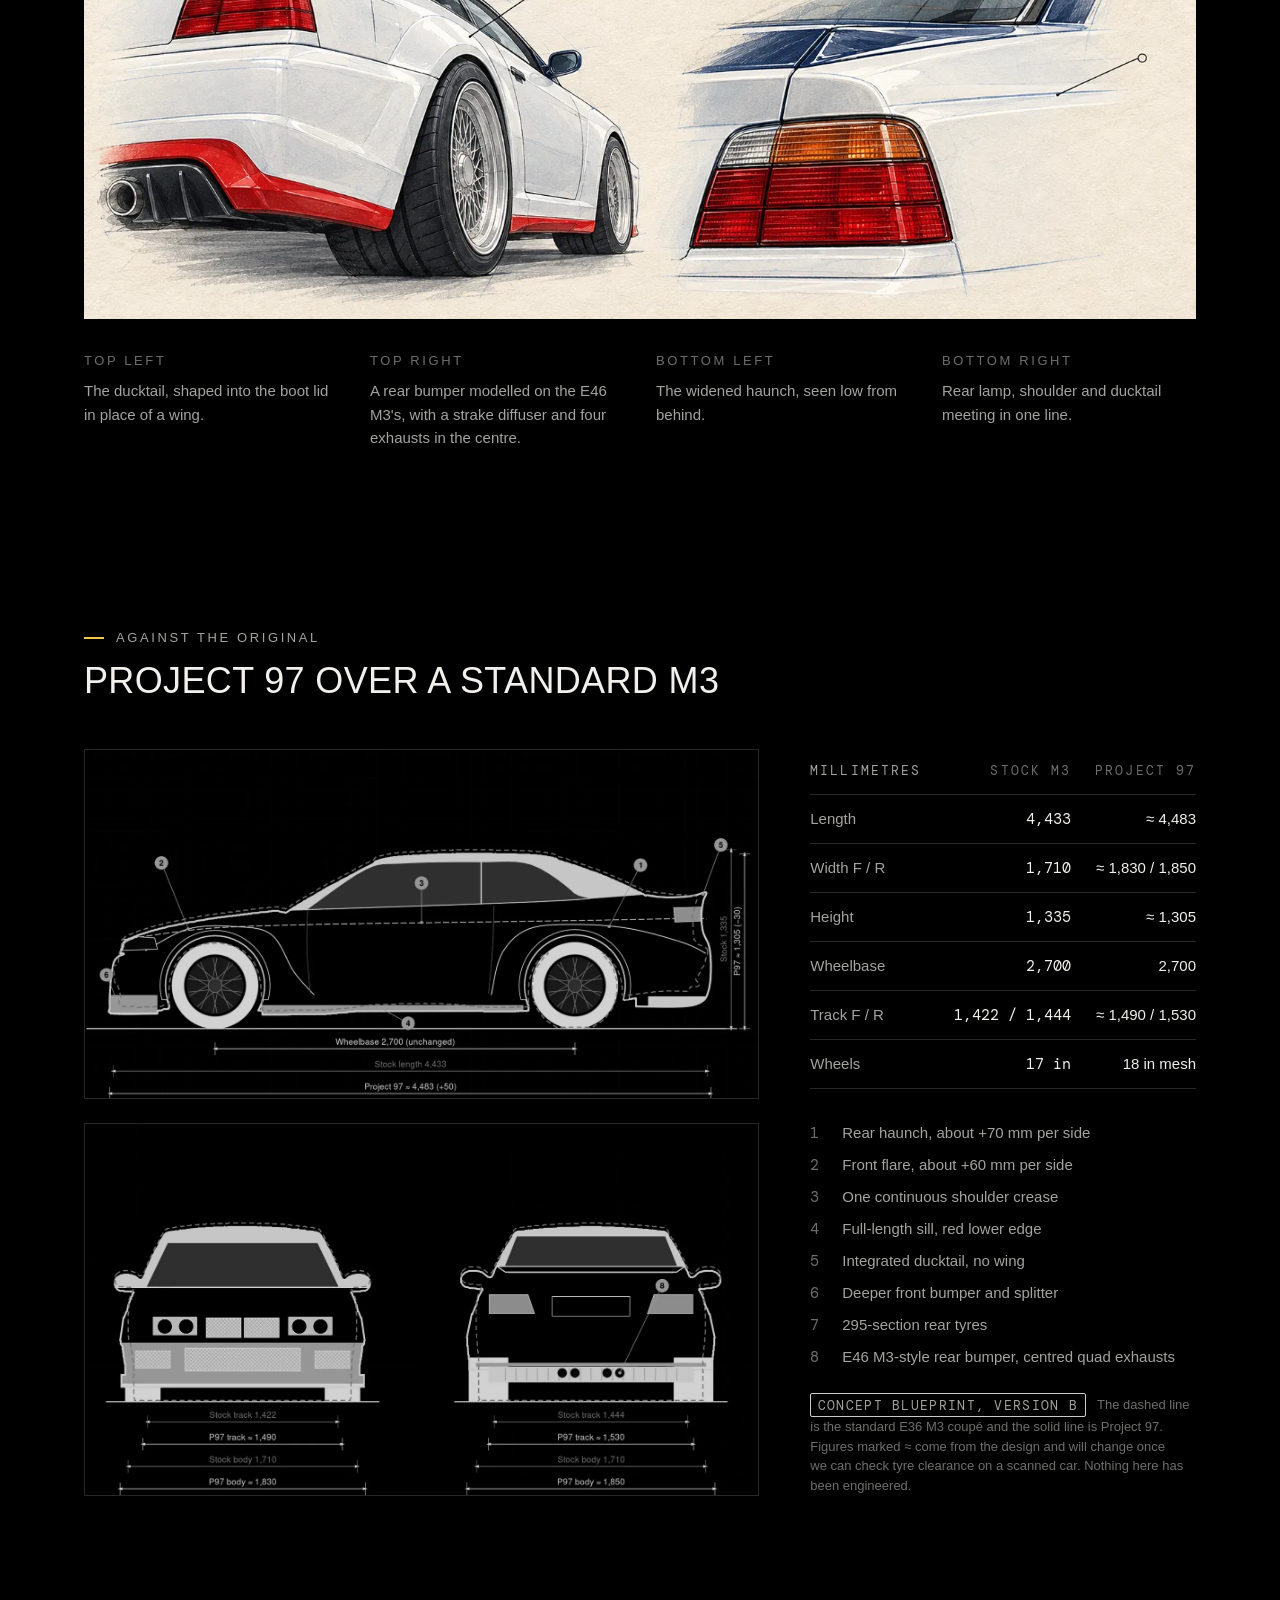
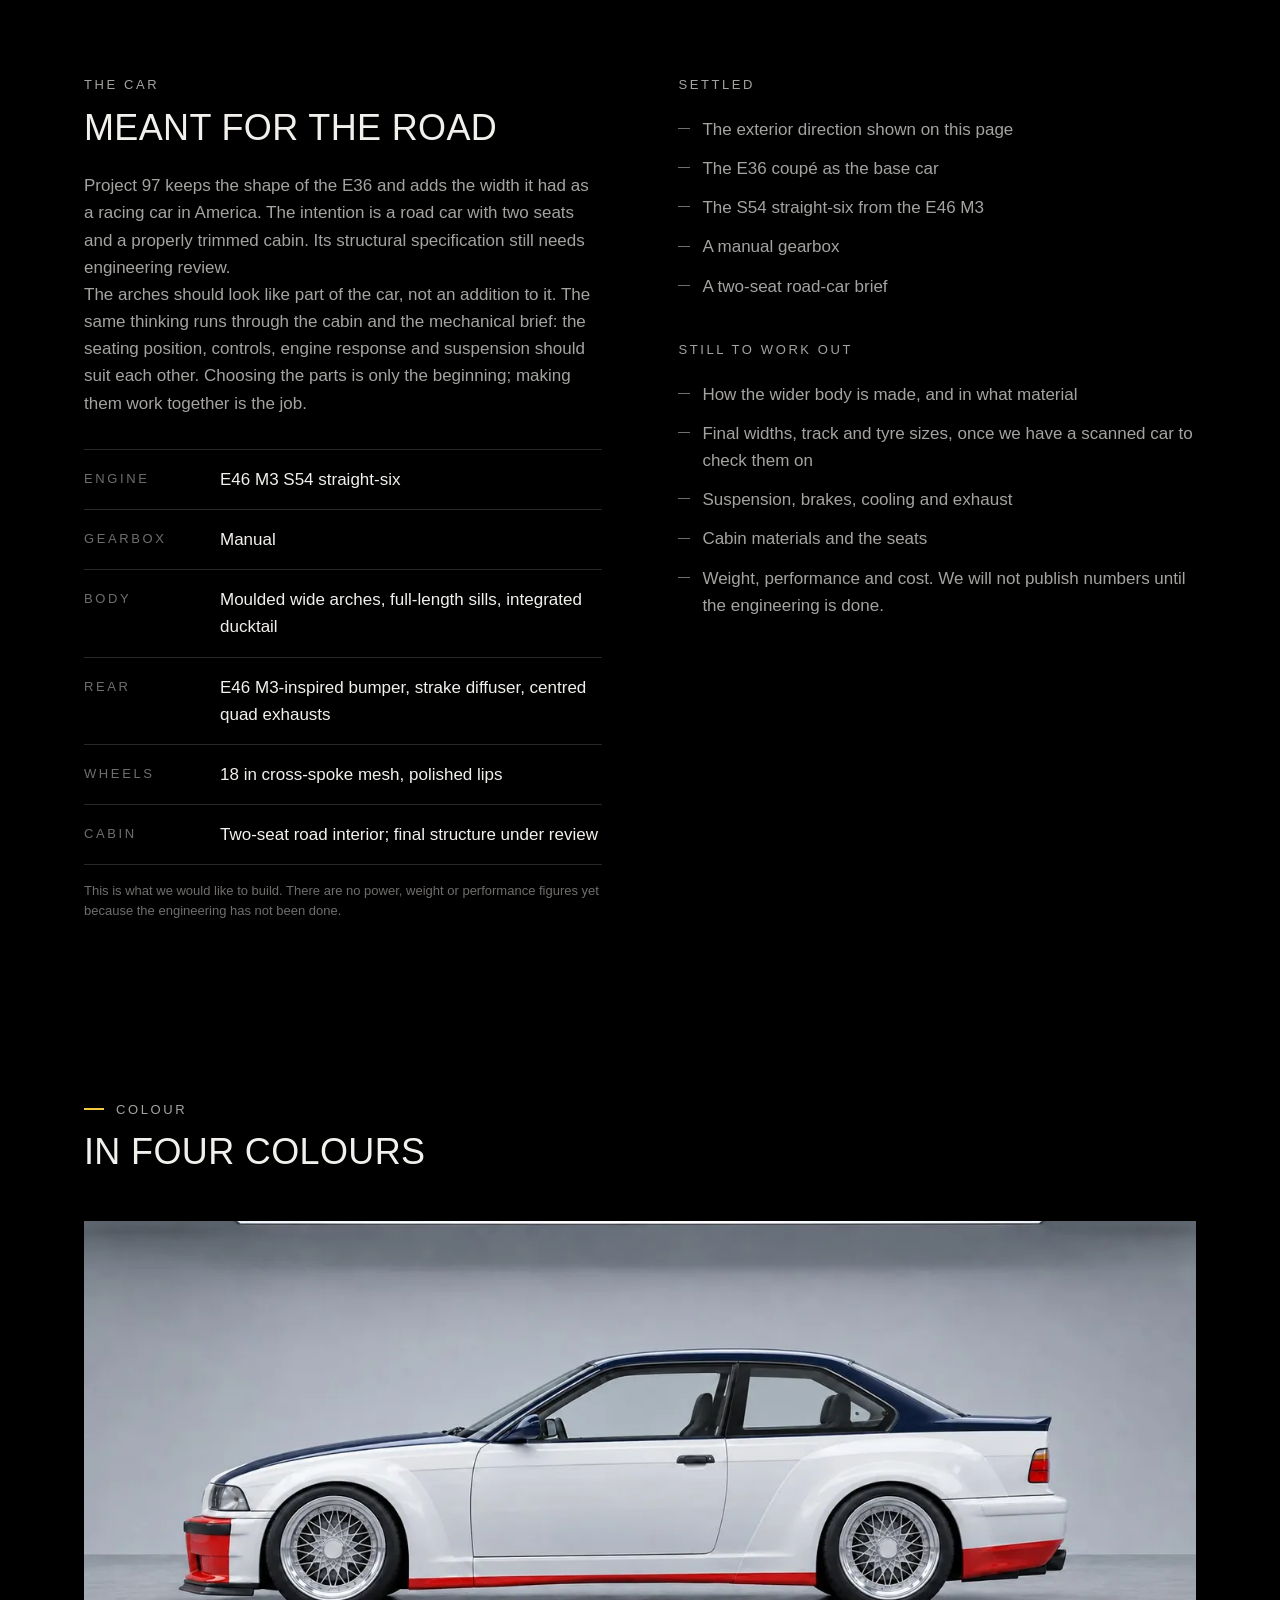
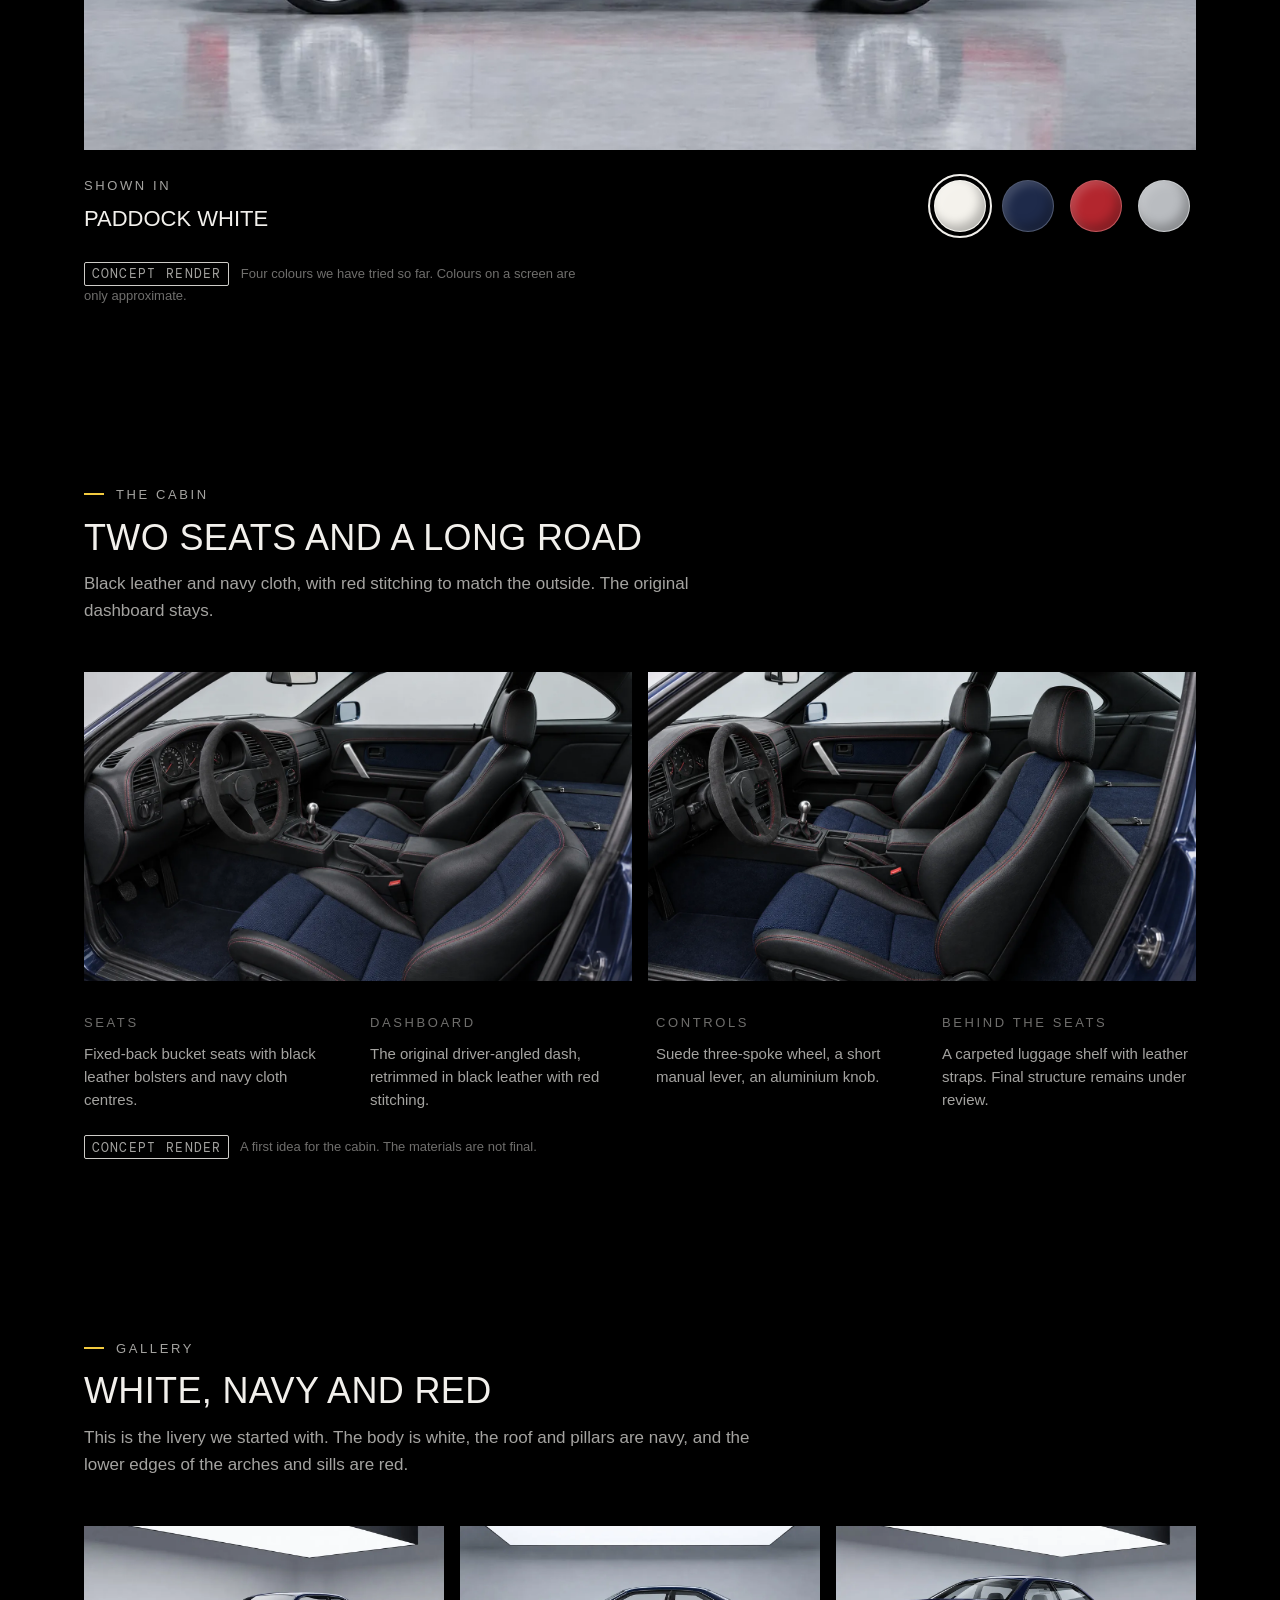
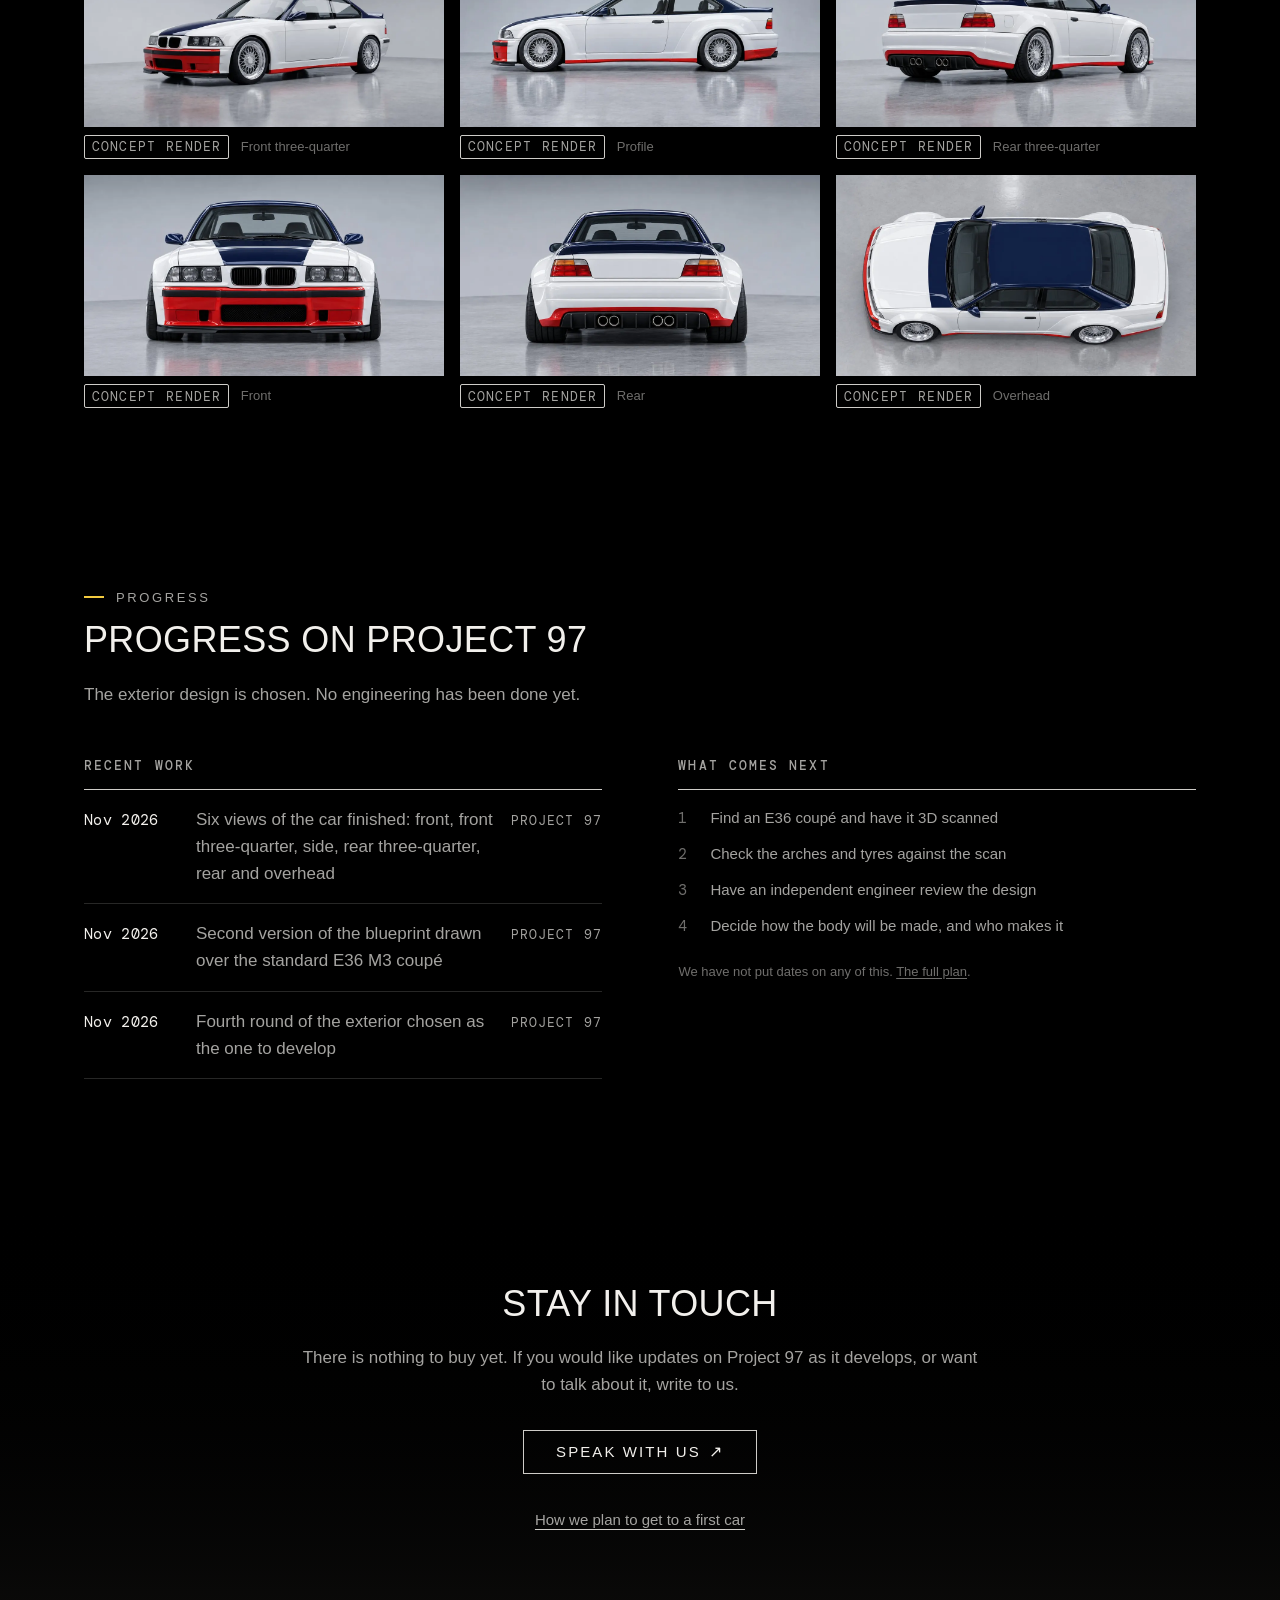
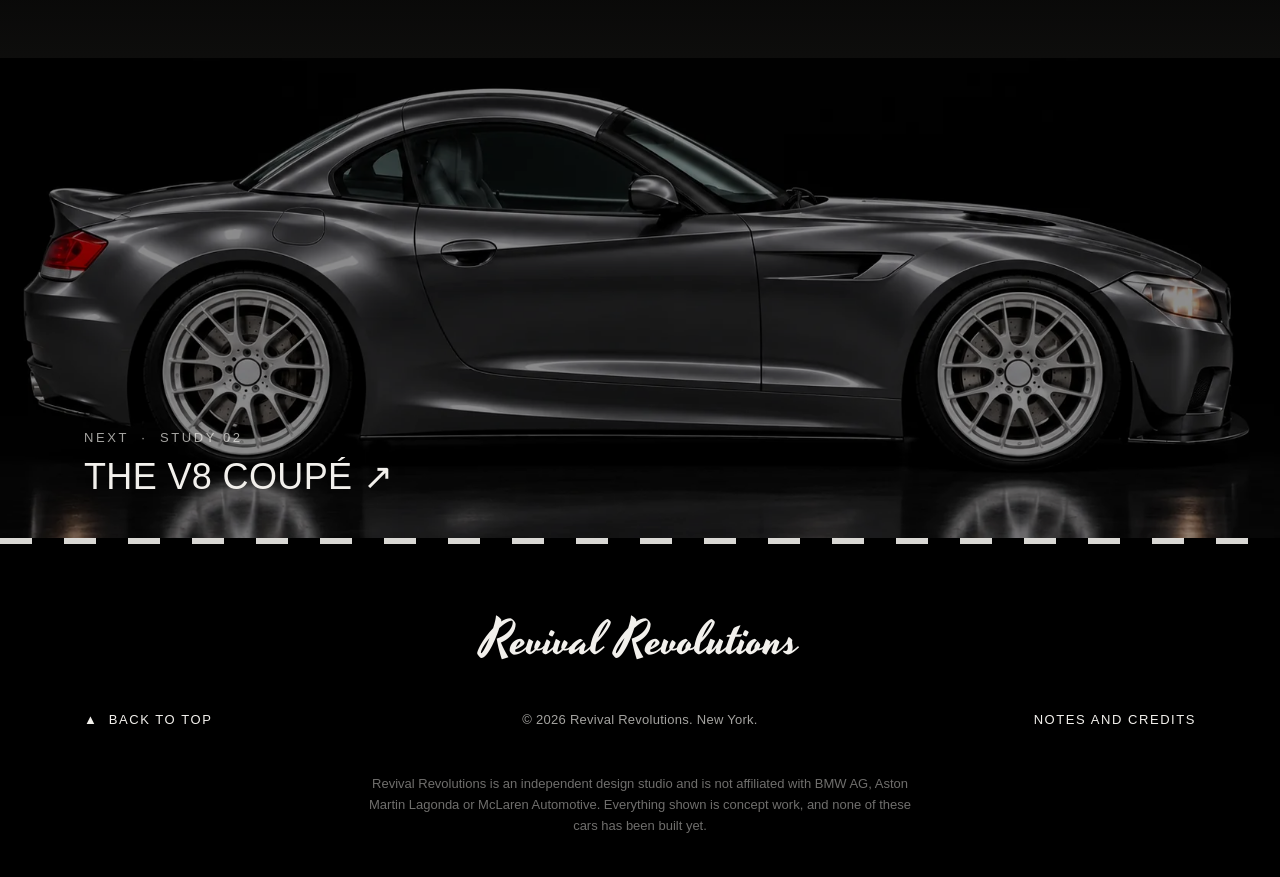
<file: project-97.html>
<!doctype html>
<html lang="en">
<head>
<meta charset="utf-8">
<meta name="viewport" content="width=device-width, initial-scale=1">
<title>Project 97 — Lead study, BMW E36 — Revival Revolutions</title>
<meta name="description" content="Project 97 is a wide-arched BMW E36 coupé for the road, based on the M3s that raced in IMSA from 1996 to 1998. Renders, drawings and how far the design has got.">
<meta property="og:title" content="Project 97 — Lead study, BMW E36 — Revival Revolutions">
<meta property="og:description" content="Project 97 is a wide-arched BMW E36 coupé for the road, based on the M3s that raced in IMSA from 1996 to 1998. Renders, drawings and how far the design has got.">
<meta property="og:image" content="./assets/e36_hero.webp">
<meta name="theme-color" content="#000000">
<link rel="preconnect" href="https://api.fontshare.com">
<link rel="preconnect" href="https://cdn.fontshare.com" crossorigin>
<link rel="preconnect" href="https://fonts.googleapis.com">
<link rel="preconnect" href="https://fonts.gstatic.com" crossorigin>
<link href="https://api.fontshare.com/v2/css?f[]=panchang@400,500&display=swap" rel="stylesheet">
<link href="https://api.fontshare.com/v2/css?f[]=switzer@300,400,500,600&display=swap" rel="stylesheet">
<link rel="icon" href="./favicon.svg" type="image/svg+xml">
<link href="https://fonts.googleapis.com/css2?family=DM+Mono:wght@400;500&family=Yesteryear&display=swap" rel="stylesheet">
<link rel="stylesheet" href="./base.css">
<link rel="stylesheet" href="./style.css">
<script src="./app.js" defer></script>
</head>
<body>
<a class="skip" href="#main">Skip to content</a>
<header class="site-header">
<a class="brand" href="./index.html" aria-label="Revival Revolutions, home">Revival Revolutions</a>
<p class="race-clock" aria-hidden="true"><span class="rc-k">Elapsed</span><span class="rc-v" data-clock>00:00:00</span></p>
<button class="menu-btn" type="button" aria-expanded="false" aria-controls="menu" aria-label="Open menu"><span></span><span></span></button>
<span class="race-line" aria-hidden="true"><i data-race-line></i></span>
</header>
<nav class="menu" id="menu" aria-label="Main" aria-hidden="true"><ul><li><a href="./index.html"><small>00</small>Home</a></li><li><a href="./project-97.html" aria-current="page"><small>01</small>Project 97</a></li><li><a href="./v8-coupe.html"><small>02</small>The V8 Coupé</a></li><li><a href="./v12-grand-tourer.html"><small>03</small>The V12 Grand Tourer</a></li><li><a href="./gt1-road-car.html"><small>04</small>The GT1 Road Car</a></li><li><a href="./approach.html"><small>05</small>The plan</a></li><li><a href="./bespoke.html"><small>06</small>Your idea</a></li><li><a href="./contact.html"><small>07</small>Contact</a></li></ul></nav>
<nav class="dots" aria-label="Sections"><ol><li><a href="#top"><span>Project 97</span></a></li><li><a href="#brief"><span>Summary</span></a></li><li><a href="#heritage"><span>Background</span></a></li><li><a href="#drawings"><span>Drawings</span></a></li><li><a href="#details"><span>Details</span></a></li><li><a href="#original"><span>Against the original</span></a></li><li><a href="#car"><span>The car</span></a></li><li><a href="#colour"><span>Colour</span></a></li><li><a href="#cabin"><span>The cabin</span></a></li><li><a href="#renders"><span>Gallery</span></a></li><li><a href="#status"><span>Progress</span></a></li><li><a href="#follow"><span>Contact</span></a></li></ol></nav>
<main id="main">

<section class="p-hero" id="top">
<img src="./assets/e36_hero.webp" alt="Project 97 concept render: a wide-arched white E36 coupé with navy roof and red lower edges in a dark studio" width="1678" height="937" fetchpriority="high">
<div class="p-hero-copy"><div class="wrap">
<p class="label"><span class="numpanel" aria-hidden="true">01</span>Lead study &nbsp;·&nbsp; BMW E36</p>
<h1 class="display t-2xl">Project 97</h1>
<p class="spec">S54 straight-six · Manual</p>
<p class="cap kind-line"><span class="kind">Concept render</span> Nothing shown here has been built yet.</p>
</div></div>
</section>

<section class="intro"><div class="wrap"><p>In 1996 the American racing M3s grew wide arches. The road car never did, so we drew it.</p></div></section>

<section class="sec-tight" id="brief" aria-labelledby="brief-h"><div class="wrap narrow">
<div class="sec-head"><p class="label">Summary</p><h2 class="display t-xl" id="brief-h">The short version</h2></div>
<dl class="spec-list brief rv"><div><dt>The racer</dt><dd>The wide-arched M3s that raced in IMSA from 1996 to 1998 and took class wins at Daytona and Sebring.</dd></div><div><dt>What we change</dt><dd>Wider arches shaped into the body, sills that run the full length, a ducktail that is part of the boot lid, and a new rear bumper with the exhausts in the middle.</dd></div><div><dt>What it is for</dt><dd>Driving on the road. Two seats, a straight-six and a manual gearbox; final structure subject to engineering.</dd></div><div><dt>Settled</dt><dd>The exterior direction, the E36 coupé as the base car, the S54 engine and a manual gearbox.</dd></div><div><dt>What exists</dt><dd>Renders, design drawings and a blueprint laid over the standard car. No donor car or engineering work yet.</dd></div></dl>
</div></section>
<div class="bleed fade rv"><img src="./assets/e36_side.webp" alt="Project 97 concept render, side profile" width="1672" height="941" loading="lazy" decoding="async"></div>

<section class="sec" id="heritage"><div class="wrap">
<div class="sec-head"><p class="label">Background</p><h2 class="display t-xl">The arches that stayed on the circuit</h2>
<p class="muted lede-s">These photographs show the original cars and were taken by other people. Each one is credited underneath.</p></div>
<div class="cols-3"><div class="rv"><figure><img src="./assets/h_e36_gtr.webp" alt="An E36 M3 GTR racing car in yellow at a historic event" width="1024" height="683" loading="lazy" decoding="async"><figcaption class="cap"><span class="kind">Reference photo</span> An E36 M3 GTR at a historic event. Photo: <a href="https://commons.wikimedia.org/wiki/File:BMW_E36_GTR.jpg" target="_blank" rel="noopener noreferrer">Redtomas, CC BY-SA 3.0, Wikimedia Commons</a></figcaption></figure><p>In 1993 BMW entered its new E36 M3 in the ADAC GT Cup instead of touring cars, with a GTR version painted like a starting flag. Johnny Cecotto won the championship that year.</p></div><div class="rv"><figure><img src="./assets/h_e36_gt.webp" alt="A 1995 E36 M3 GT road car in dark green" width="1200" height="799" loading="lazy" decoding="async"><figcaption class="cap"><span class="kind">Reference photo</span> 1995 E36 M3 GT. Photo: <a href="https://commons.wikimedia.org/wiki/File:1995_BMW_M3_GT_Individual_3.0_Front.jpg" target="_blank" rel="noopener noreferrer">Vauxford, CC BY-SA 4.0, Wikimedia Commons</a></figcaption></figure><p>In America, Prototype Technology Group raced the M3 in IMSA. From 1996 the cars wore wide arches, and they won every available championship through 1998, with class victories at the 24 Hours of Daytona and the 12 Hours of Sebring.</p></div><div class="rv"><figure><img src="./assets/h_e36_road.webp" alt="A standard E36 M3 coupé parked on a street" width="1200" height="612" loading="lazy" decoding="async"><figcaption class="cap"><span class="kind">Reference photo</span> E36 M3 coupé, the road car the study starts from. Photo: <a href="https://commons.wikimedia.org/wiki/File:BMW_M3_Coupe_E36.jpg" target="_blank" rel="noopener noreferrer">TTTNIS, CC0, Wikimedia Commons</a></figcaption></figure><p>BMW never offered those arches on a car you could buy. Project 97 starts from the E36 coupé and adds them.</p></div></div>
<p class="label tl-head">Timeline</p>
<ol class="timeline"><li><span class="y">1993</span><span class="e">M3 GTR, ADAC GT Cup champion with Johnny Cecotto</span><span class="tag"><span class="p1">P1</span> Title</span></li><li><span class="y">1995</span><span class="e">M3 GT, a restrained special for the road</span><span class="tag none" aria-hidden="true">—</span></li><li><span class="y">1996</span><span class="e">Wide arches arrive on the IMSA cars</span><span class="tag none" aria-hidden="true">—</span></li><li><span class="y">1997</span><span class="e">Class victory, 24 Hours of Daytona</span><span class="tag"><span class="p1">P1</span> Class</span></li><li><span class="y">1998</span><span class="e">Class victory, 12 Hours of Sebring</span><span class="tag"><span class="p1">P1</span> Class</span></li></ol>
</div></section>

<section class="sec" id="drawings"><div class="wrap">
<div class="sec-head"><p class="label">Drawings</p><h2 class="display t-xl">How the arches join the body</h2>
<p class="muted lede-s"><span class="kind">Concept drawings</span> These are made from the renders, so each line can be looked at without paint and reflections in the way.</p></div>
<div style="display:grid;gap:clamp(var(--space-12),7vw,var(--space-24))"><div class="draw-grid rv"><figure><img src="./assets/c_e36_front34.webp" alt="Design drawing of Project 97, front three-quarter view" width="1600" height="893" loading="lazy" decoding="async"></figure><div><h3>The stance</h3><p>From the front three-quarter you can see the flares grow out of the bumper corner and run into the sill. A single shoulder crease runs from nose to tail.</p></div></div><div class="draw-grid flip rv"><div class="pair"><figure><img src="./assets/c_e36_side.webp" alt="Design drawing of Project 97, side profile" width="1600" height="893" loading="lazy" decoding="async"></figure><figure><img src="./assets/c_e36_rear34.webp" alt="Design drawing of Project 97, rear three-quarter view" width="1600" height="893" loading="lazy" decoding="async"></figure></div><div><h3>Profile and haunch</h3><p>The rear haunch starts to rise just behind the door and is sized for a 295-section tyre. The ducktail is shaped into the boot lid, so there is no separate wing.</p></div></div></div>
</div></section>

<section class="sec" id="details"><div class="wrap" style="display:grid;gap:clamp(var(--space-16),8vw,var(--space-24))"><div class="rv"><div class="sec-head"><p class="label">Details</p><h2 class="display t-xl">The front</h2></div><figure class="sheet"><img src="./assets/d_e36_det_front.webp" alt="Detail drawings of the front of Project 97" width="1500" height="1000" loading="lazy" decoding="async"></figure><dl class="legend"><div><dt>Top left</dt><dd>Cross-spoke mesh wheel with a polished lip, set flush in the moulded front arch.</dd></div><div><dt>Top right</dt><dd>Deeper front bumper with mesh intakes and a red lower edge.</dd></div><div><dt>Bottom left</dt><dd>Four round lamps and a slim twin grille, with no badges.</dd></div><div><dt>Bottom right</dt><dd>The shoulder crease that runs the length of the car.</dd></div></dl></div><div class="rv"><div class="sec-head"><p class="label">Details</p><h2 class="display t-xl">The rear</h2></div><figure class="sheet"><img src="./assets/d_e36_det_rear.webp" alt="Detail drawings of the rear of Project 97" width="1500" height="1000" loading="lazy" decoding="async"></figure><dl class="legend"><div><dt>Top left</dt><dd>The ducktail, shaped into the boot lid in place of a wing.</dd></div><div><dt>Top right</dt><dd>A rear bumper modelled on the E46 M3&#x27;s, with a strake diffuser and four exhausts in the centre.</dd></div><div><dt>Bottom left</dt><dd>The widened haunch, seen low from behind.</dd></div><div><dt>Bottom right</dt><dd>Rear lamp, shoulder and ducktail meeting in one line.</dd></div></dl></div></div></section>

<section class="sec" id="original"><div class="wrap">
<div class="sec-head"><p class="label">Against the original</p><h2 class="display t-xl">Project 97 over a standard M3</h2></div>
<div class="bp-grid">
<div class="rv">
<figure><img src="./assets/c_bp_side.webp" alt="Side-view blueprint comparing Project 97 with the outline of a stock E36 M3 coupé" width="1500" height="774" loading="lazy" decoding="async"></figure>
<figure><img src="./assets/c_bp_fr.webp" alt="Front and rear blueprint comparing Project 97 with the outline of a stock E36 M3 coupé" width="1500" height="827" loading="lazy" decoding="async"></figure>
</div>
<div class="rv">
<table class="dim">
<thead><tr><th scope="col">Millimetres</th><th scope="col">Stock M3</th><th scope="col">Project 97</th></tr></thead>
<tbody>
<tr><td>Length</td><td>4,433</td><td>≈ 4,483</td></tr>
<tr><td>Width F / R</td><td>1,710</td><td>≈ 1,830 / 1,850</td></tr>
<tr><td>Height</td><td>1,335</td><td>≈ 1,305</td></tr>
<tr><td>Wheelbase</td><td>2,700</td><td>2,700</td></tr>
<tr><td>Track F / R</td><td>1,422 / 1,444</td><td>≈ 1,490 / 1,530</td></tr>
<tr><td>Wheels</td><td>17 in</td><td>18 in mesh</td></tr>
</tbody></table>
<ol class="keylist">
<li>Rear haunch, about +70 mm per side</li><li>Front flare, about +60 mm per side</li><li>One continuous shoulder crease</li><li>Full-length sill, red lower edge</li><li>Integrated ducktail, no wing</li><li>Deeper front bumper and splitter</li><li>295-section rear tyres</li><li>E46 M3-style rear bumper, centred quad exhausts</li>
</ol>
<p class="cap" style="margin-top:var(--space-6)"><span class="kind">Concept blueprint, version B</span> The dashed line is the standard E36 M3 coupé and the solid line is Project 97. Figures marked ≈ come from the design and will change once we can check tyre clearance on a scanned car. Nothing here has been engineered.</p>
</div>
</div>
</div></section>

<section class="sec" id="car"><div class="wrap car-grid">
<div class="rv">
<p class="label">The car</p>
<h2 class="display t-xl" style="margin-top:var(--space-3)">Meant for the road</h2>
<p class="muted" style="margin-top:var(--space-6)">Project 97 keeps the shape of the E36 and adds the width it had as a racing car in America. The intention is a road car with two seats and a properly trimmed cabin. Its structural specification still needs engineering review.</p>
<p class="muted">The arches should look like part of the car, not an addition to it. The same thinking runs through the cabin and the mechanical brief: the seating position, controls, engine response and suspension should suit each other. Choosing the parts is only the beginning; making them work together is the job.</p>
<dl class="spec-list"><div><dt>Engine</dt><dd>E46 M3 S54 straight-six</dd></div><div><dt>Gearbox</dt><dd>Manual</dd></div><div><dt>Body</dt><dd>Moulded wide arches, full-length sills, integrated ducktail</dd></div><div><dt>Rear</dt><dd>E46 M3-inspired bumper, strake diffuser, centred quad exhausts</dd></div><div><dt>Wheels</dt><dd>18 in cross-spoke mesh, polished lips</dd></div><div><dt>Cabin</dt><dd>Two-seat road interior; final structure under review</dd></div></dl>
<p class="cap" style="margin-top:var(--space-4)">This is what we would like to build. There are no power, weight or performance figures yet because the engineering has not been done.</p>
</div>
<div class="rv">
<p class="label">Settled</p>
<ul class="yours"><li>The exterior direction shown on this page</li><li>The E36 coupé as the base car</li><li>The S54 straight-six from the E46 M3</li><li>A manual gearbox</li><li>A two-seat road-car brief</li></ul>
<p class="label" style="margin-top:var(--space-10)">Still to work out</p>
<ul class="yours"><li>How the wider body is made, and in what material</li><li>Final widths, track and tyre sizes, once we have a scanned car to check them on</li><li>Suspension, brakes, cooling and exhaust</li><li>Cabin materials and the seats</li><li>Weight, performance and cost. We will not publish numbers until the engineering is done.</li></ul>
</div>
</div></section>

<section class="sec" id="colour"><div class="wrap">
<div class="sec-head"><p class="label">Colour</p><h2 class="display t-xl">In four colours</h2></div>
<div class="colour rv" data-colour>
<div class="colour-stage"><img src="./assets/col_e36_base.webp" alt="Project 97 concept render in white with a navy roof and red lower edges, side profile" width="1400" height="782" class="on" loading="lazy" decoding="async"><img src="./assets/col_e36_navy.webp" alt="Project 97 concept render in solid navy with red lower edges, side profile" width="1400" height="782" loading="lazy" decoding="async"><img src="./assets/col_e36_red.webp" alt="Project 97 concept render in solid red with black lower edges, side profile" width="1400" height="782" loading="lazy" decoding="async"><img src="./assets/col_e36_silver.webp" alt="Project 97 concept render in silver with a navy roof and red lower edges, side profile" width="1400" height="782" loading="lazy" decoding="async"></div>
<div class="colour-bar">
<p class="colour-name"><span class="label">Shown in</span><span data-colour-name aria-live="polite">Paddock White</span></p>
<div class="colour-swatches" role="group" aria-label="Paint colour"><button type="button" class="chip" style="background:#F4F2EC" aria-pressed="true" aria-label="Paddock White" title="Paddock White" data-name="Paddock White"></button><button type="button" class="chip" style="background:#1E2A4A" aria-pressed="false" aria-label="Night Navy" title="Night Navy" data-name="Night Navy"></button><button type="button" class="chip" style="background:#B3262E" aria-pressed="false" aria-label="Signal Red" title="Signal Red" data-name="Signal Red"></button><button type="button" class="chip" style="background:#B9BCC0" aria-pressed="false" aria-label="Quicksilver" title="Quicksilver" data-name="Quicksilver"></button></div>
</div>
<p class="cap"><span class="kind">Concept render</span> Four colours we have tried so far. Colours on a screen are only approximate.</p>
</div>
</div></section>

<section class="sec" id="cabin"><div class="wrap">
<div class="sec-head"><p class="label">The cabin</p><h2 class="display t-xl">Two seats and a long road</h2><p class="muted">Black leather and navy cloth, with red stitching to match the outside. The original dashboard stays.</p></div>
<div class="pair rv">
<figure><img src="./assets/int_e36_a.webp" alt="Project 97 cabin proposal, seen from the driver&#x27;s door" width="1400" height="788" loading="lazy" decoding="async"></figure>
<figure><img src="./assets/int_e36_b.webp" alt="Project 97 cabin proposal, the seats seen from the passenger door" width="1400" height="788" loading="lazy" decoding="async"></figure>
</div>
<dl class="legend"><div><dt>Seats</dt><dd>Fixed-back bucket seats with black leather bolsters and navy cloth centres.</dd></div><div><dt>Dashboard</dt><dd>The original driver-angled dash, retrimmed in black leather with red stitching.</dd></div><div><dt>Controls</dt><dd>Suede three-spoke wheel, a short manual lever, an aluminium knob.</dd></div><div><dt>Behind the seats</dt><dd>A carpeted luggage shelf with leather straps. Final structure remains under review.</dd></div></dl>
<p class="cap" style="margin-top:var(--space-6)"><span class="kind">Concept render</span> A first idea for the cabin. The materials are not final.</p>
</div></section>

<section class="sec" id="renders"><div class="wrap">
<div class="sec-head"><p class="label">Gallery</p><h2 class="display t-xl">White, navy and red</h2><p class="muted">This is the livery we started with. The body is white, the roof and pillars are navy, and the lower edges of the arches and sills are red.</p></div>
<div class="gallery g3"><figure class="rv"><img src="./assets/g_e36_1.webp" alt="Project 97 concept render, front three-quarter" width="1200" height="670" loading="lazy" decoding="async"><figcaption class="cap"><span class="kind">Concept render</span> Front three-quarter</figcaption></figure><figure class="rv"><img src="./assets/g_e36_2.webp" alt="Project 97 concept render, profile" width="1200" height="670" loading="lazy" decoding="async"><figcaption class="cap"><span class="kind">Concept render</span> Profile</figcaption></figure><figure class="rv"><img src="./assets/g_e36_3.webp" alt="Project 97 concept render, rear three-quarter" width="1200" height="670" loading="lazy" decoding="async"><figcaption class="cap"><span class="kind">Concept render</span> Rear three-quarter</figcaption></figure><figure class="rv"><img src="./assets/g_e36_4.webp" alt="Project 97 concept render, front" width="1200" height="670" loading="lazy" decoding="async"><figcaption class="cap"><span class="kind">Concept render</span> Front</figcaption></figure><figure class="rv"><img src="./assets/g_e36_5.webp" alt="Project 97 concept render, rear" width="1200" height="670" loading="lazy" decoding="async"><figcaption class="cap"><span class="kind">Concept render</span> Rear</figcaption></figure><figure class="rv"><img src="./assets/g_e36_6.webp" alt="Project 97 concept render, overhead" width="1200" height="670" loading="lazy" decoding="async"><figcaption class="cap"><span class="kind">Concept render</span> Overhead</figcaption></figure></div>
</div></section>

<section class="sec dev" id="status" aria-labelledby="st-h"><div class="wrap">
<div class="sec-head"><p class="label">Progress</p><h2 class="display t-xl" id="st-h">Progress on Project 97</h2>
<p class="muted lede-s">The exterior design is chosen. No engineering has been done yet.</p></div>
<div class="car-grid status-grid">
<div class="rv"><p class="label tl-head">Recent work</p><ol class="timeline devlog"><li><span class="y">Nov 2026</span><span class="e">Six views of the car finished: front, front three-quarter, side, rear three-quarter, rear and overhead</span><span class="tag">Project 97</span></li><li><span class="y">Nov 2026</span><span class="e">Second version of the blueprint drawn over the standard E36 M3 coupé</span><span class="tag">Project 97</span></li><li><span class="y">Nov 2026</span><span class="e">Fourth round of the exterior chosen as the one to develop</span><span class="tag">Project 97</span></li></ol></div>
<div class="rv"><p class="label tl-head">What comes next</p><ol class="keylist nextlist"><li>Find an E36 coupé and have it 3D scanned</li><li>Check the arches and tyres against the scan</li><li>Have an independent engineer review the design</li><li>Decide how the body will be made, and who makes it</li></ol>
<p class="cap" style="margin-top:var(--space-6)">We have not put dates on any of this. <a href="./approach.html">The full plan</a>.</p></div>
</div>
</div></section>

<section class="closing" id="follow"><div class="wrap">
<h2 class="display t-xl">Stay in touch</h2>
<p>There is nothing to buy yet. If you would like updates on Project 97 as it develops, or want to talk about it, write to us.</p>
<a class="btn" href="./contact.html">Speak with us <span class="arr" aria-hidden="true">↗</span></a>
<p style="margin-top:var(--space-6);margin-bottom:0"><a class="textlink" href="./approach.html">How we plan to get to a first car</a></p>
</div></section>

<a class="next-link" href="./v8-coupe.html" aria-label="Next study: The V8 Coupé">
<img src="./assets/z4_side.webp" alt="" width="1672" height="940" loading="lazy" decoding="async">
<div class="next-copy"><div class="wrap"><p class="label">Next &nbsp;·&nbsp; Study 02</p><p class="display t-xl">The V8 Coupé <span class="arr" aria-hidden="true">↗</span></p></div></div>
</a>

</main>
<footer class="site-footer">
<div class="kerb" aria-hidden="true"></div>
<div class="wrap">
<div class="foot-mark script" aria-hidden="true">Revival Revolutions</div>
<div class="foot-row">
<div><a href="#main">▲&nbsp; Back to top</a></div>
<p>© 2026 Revival Revolutions. New York.</p>
<div><a href="./credits.html">Notes and credits</a></div>
</div>
<p class="foot-legal">Revival Revolutions is an independent design studio and is not affiliated with BMW AG, Aston Martin Lagonda or McLaren Automotive. Everything shown is concept work, and none of these cars has been built yet.</p>
</div>
</footer>
</body>
</html>
</file>
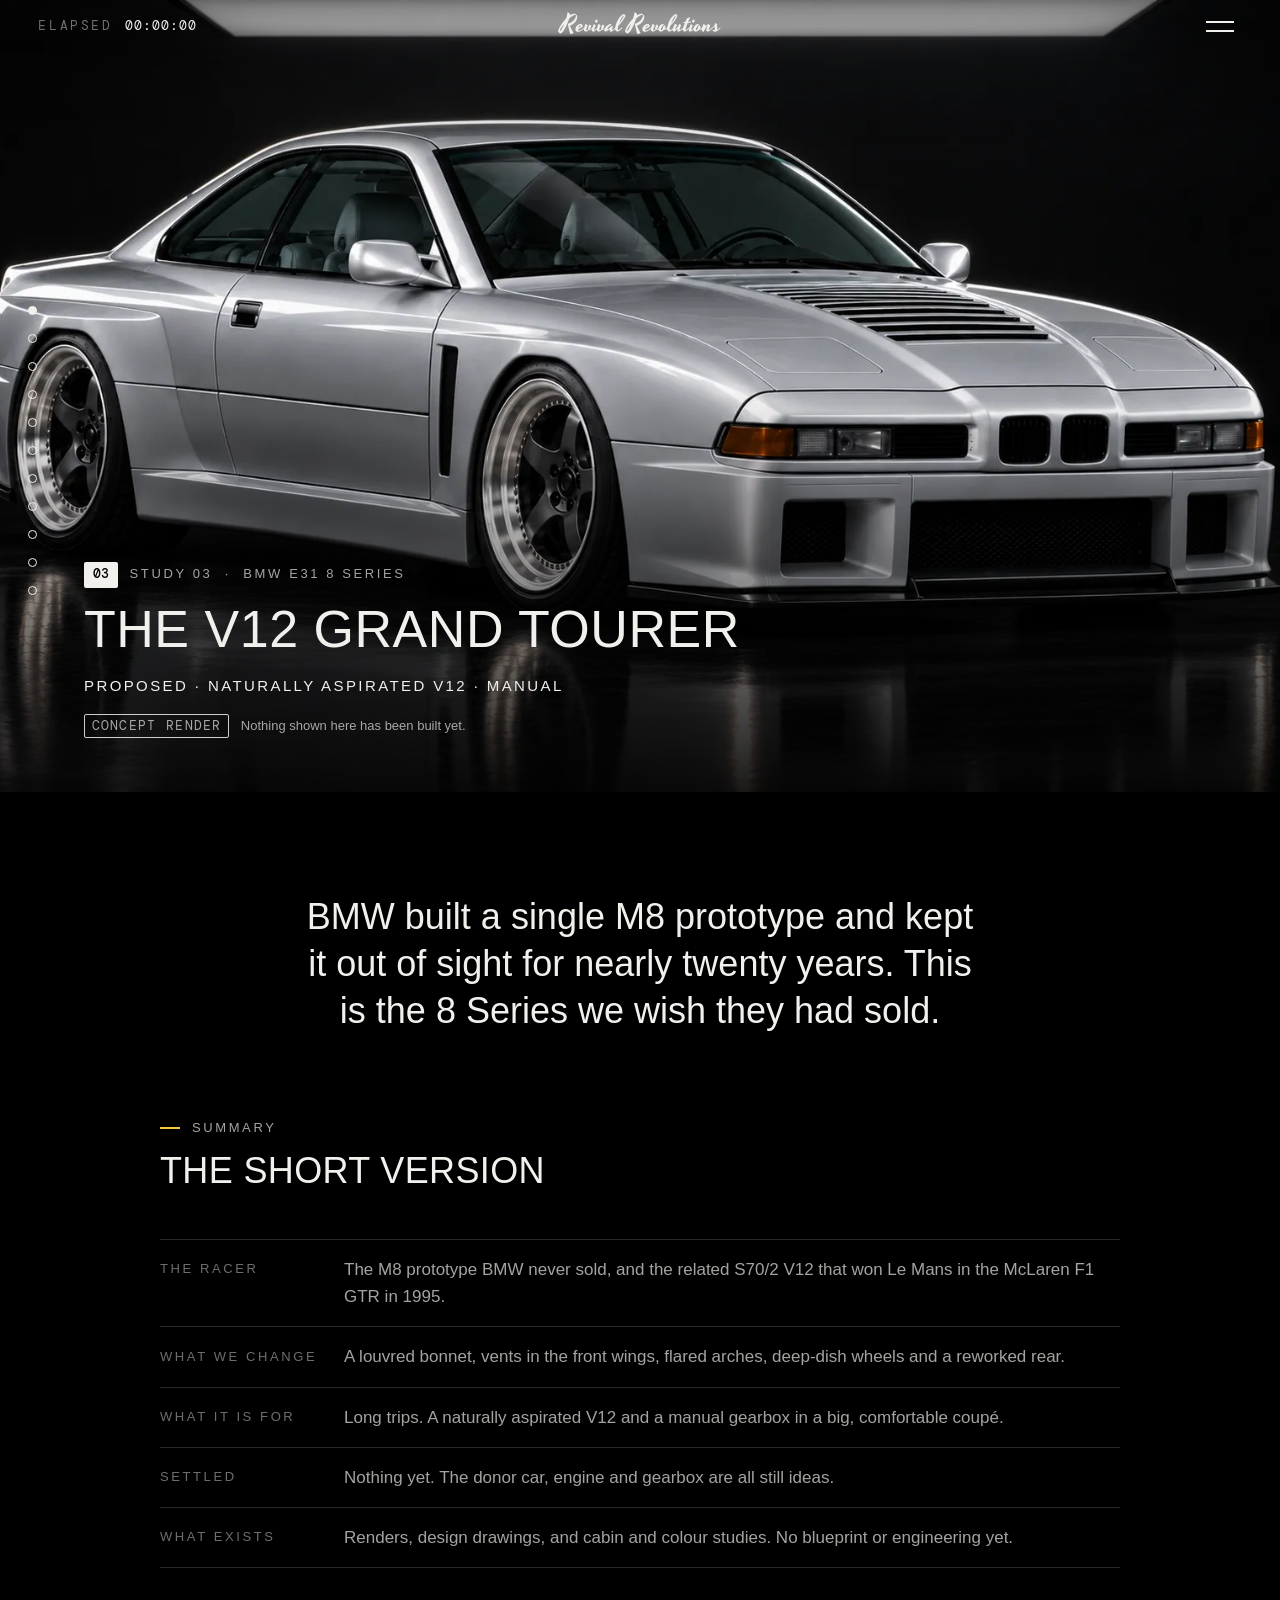
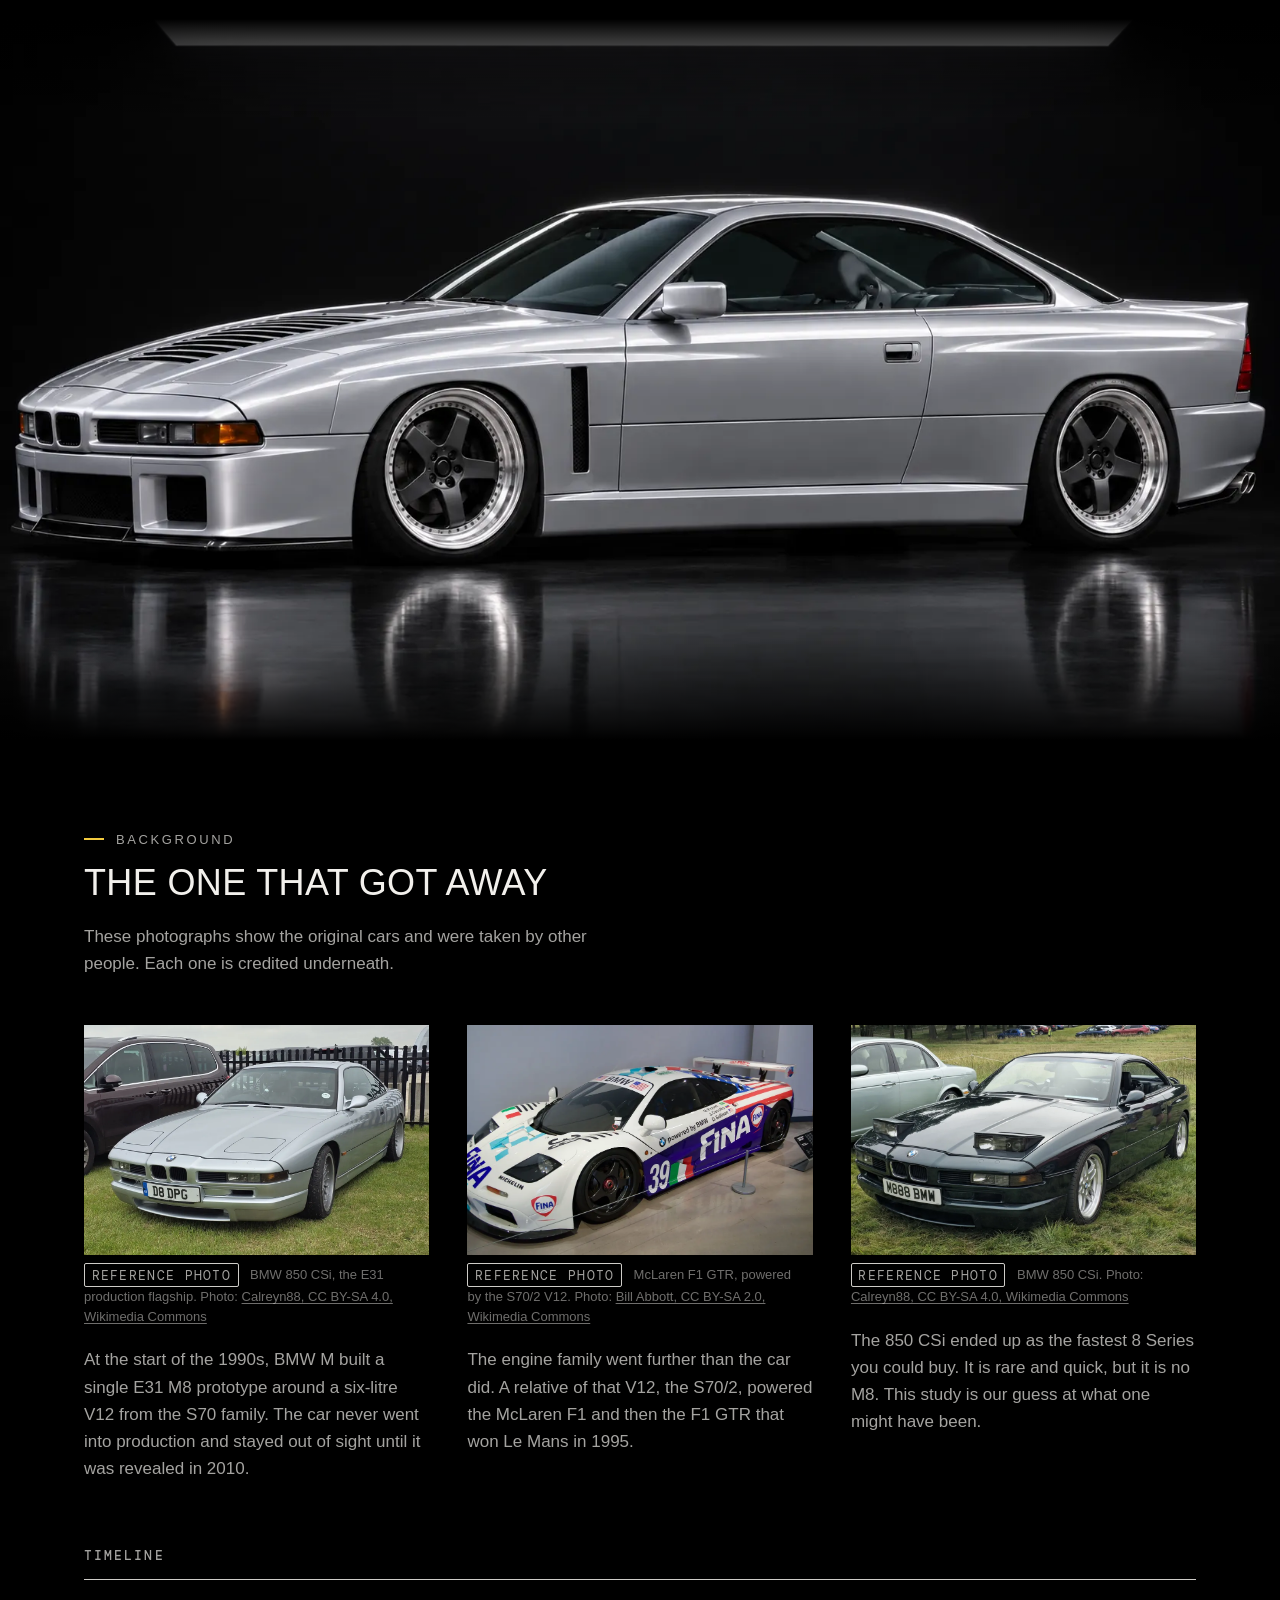
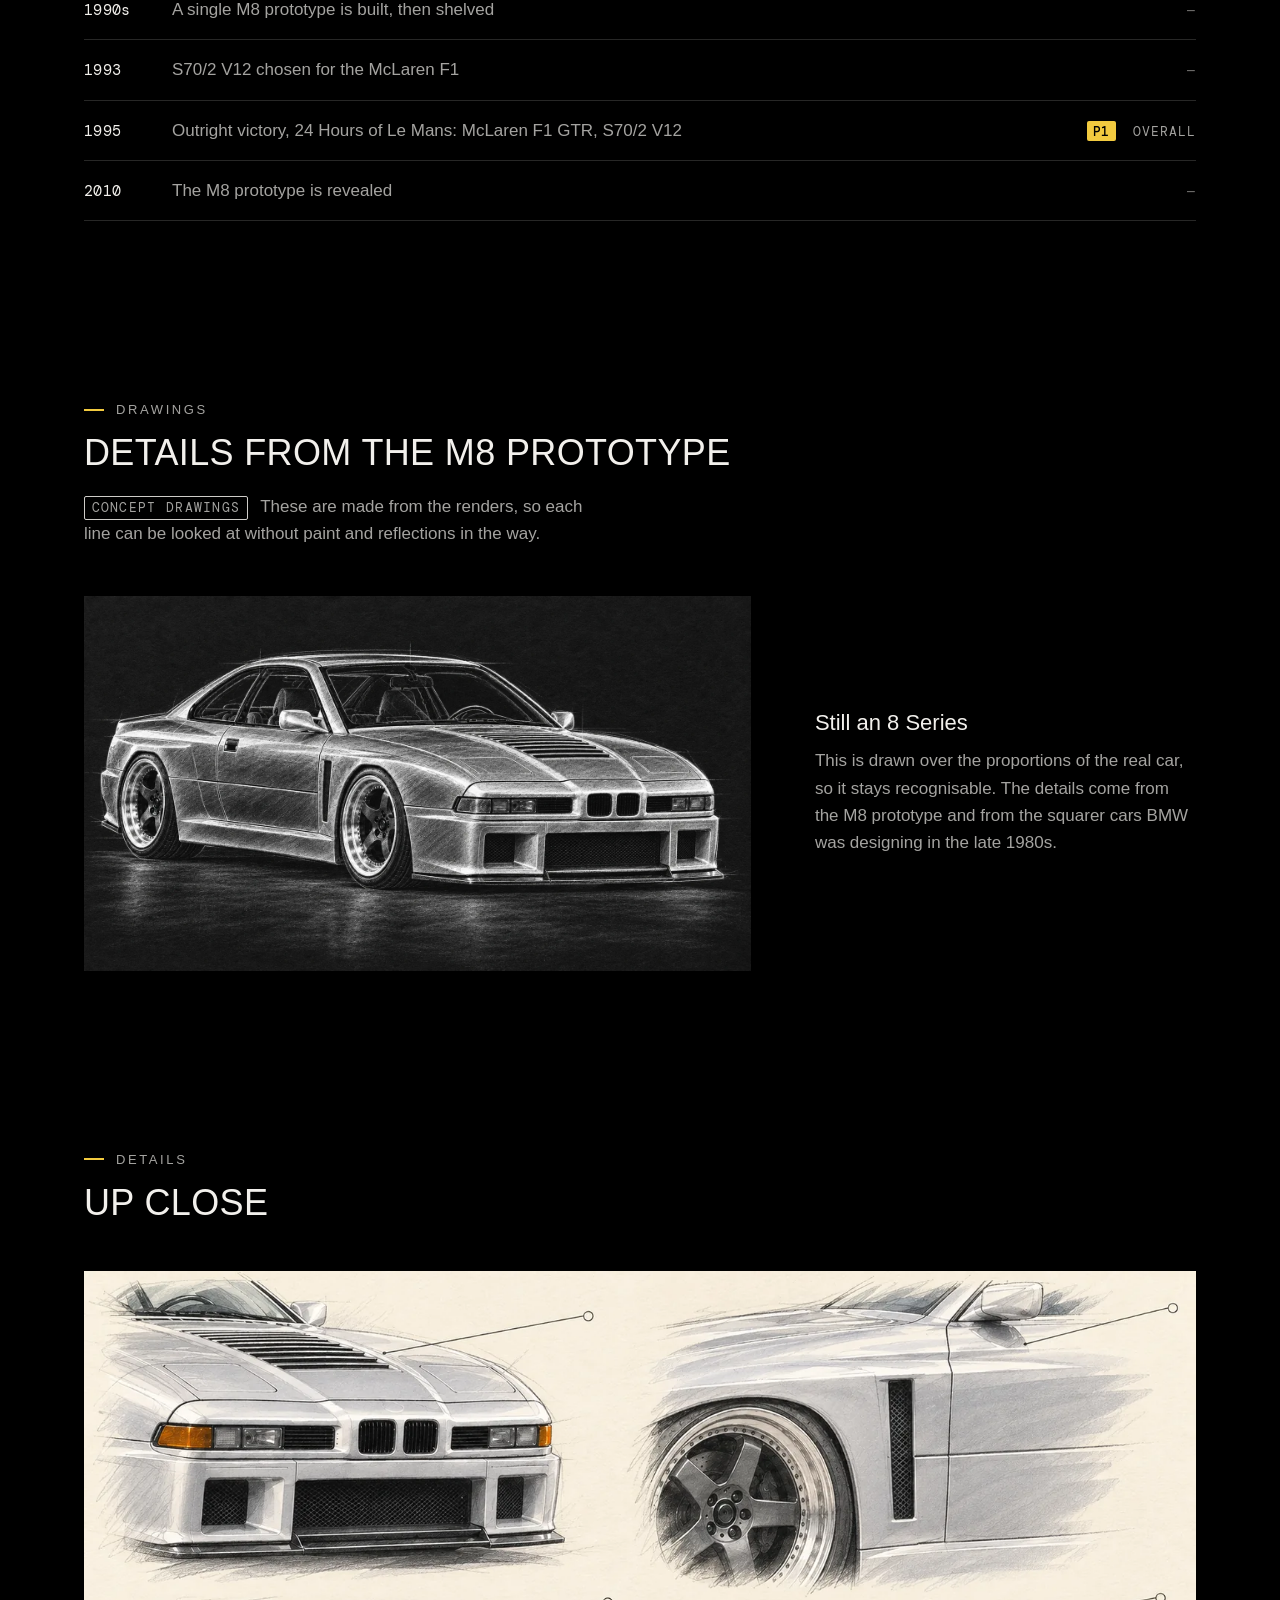
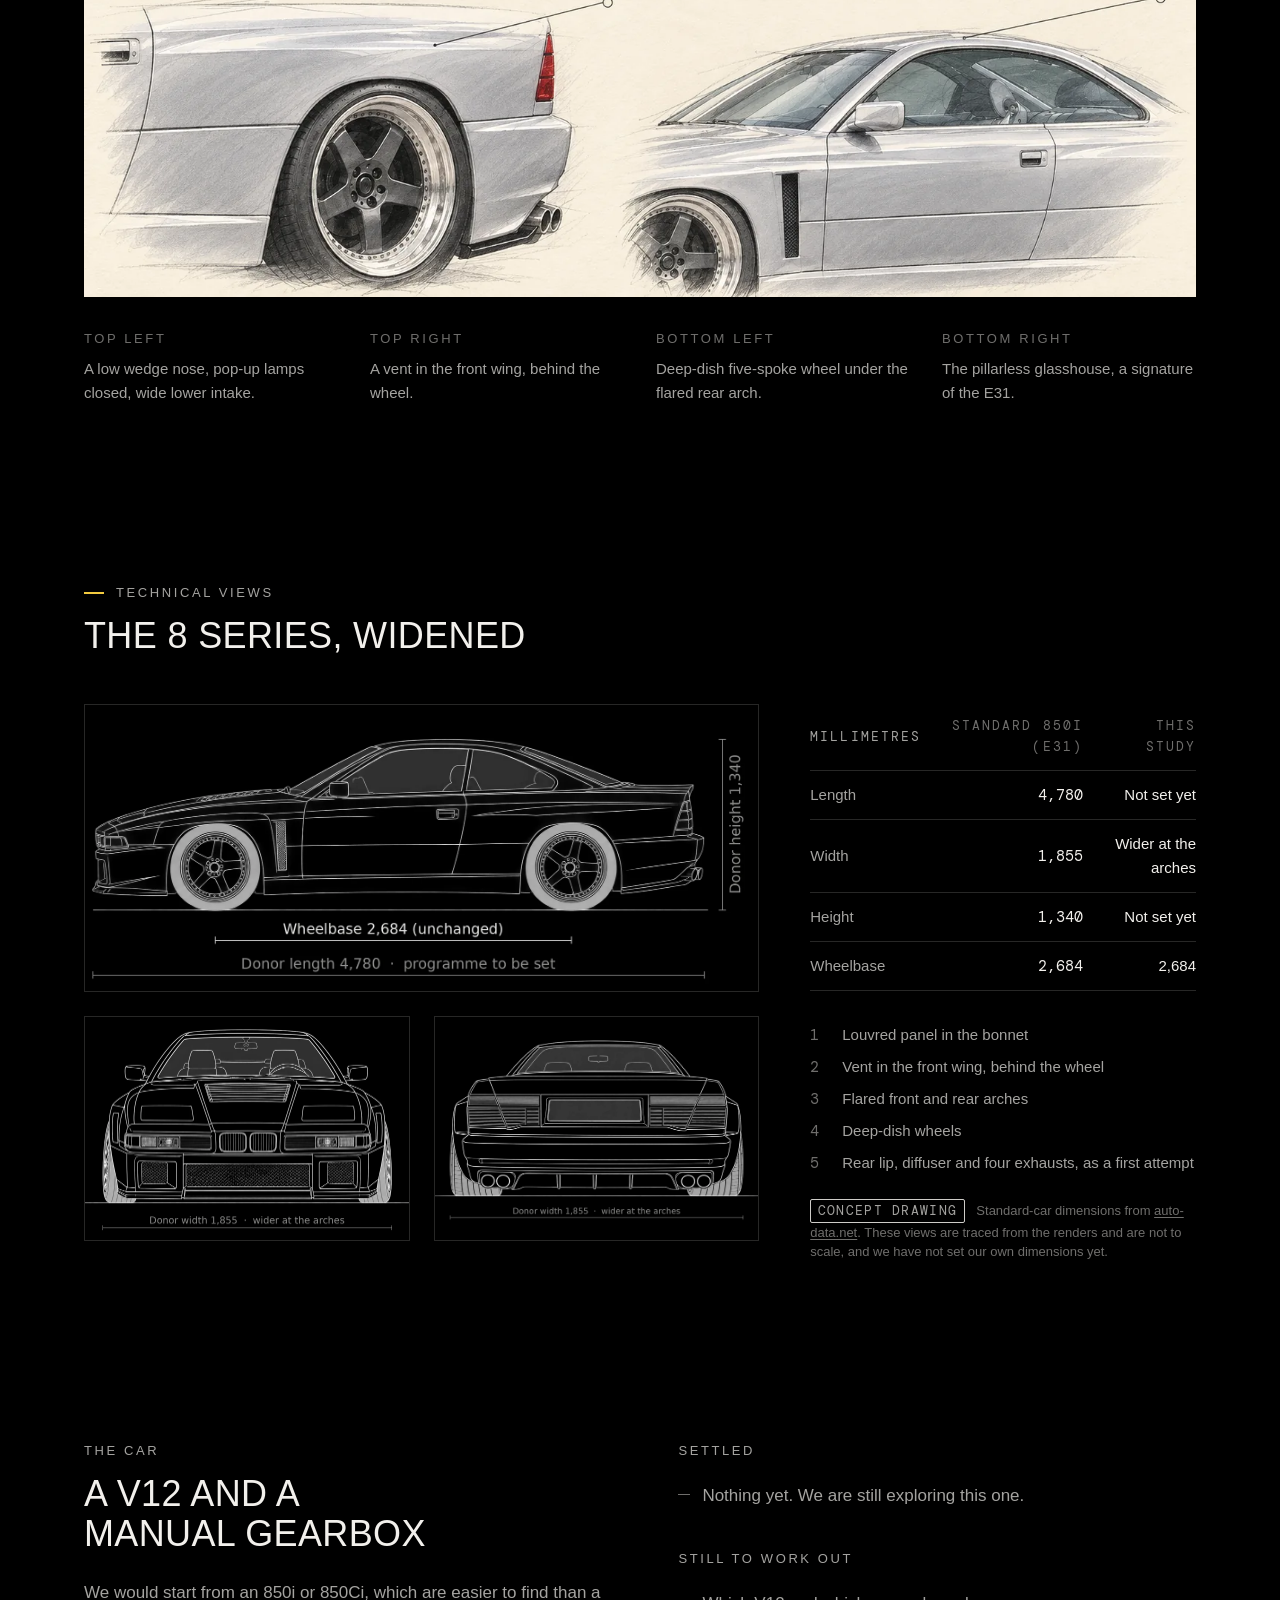
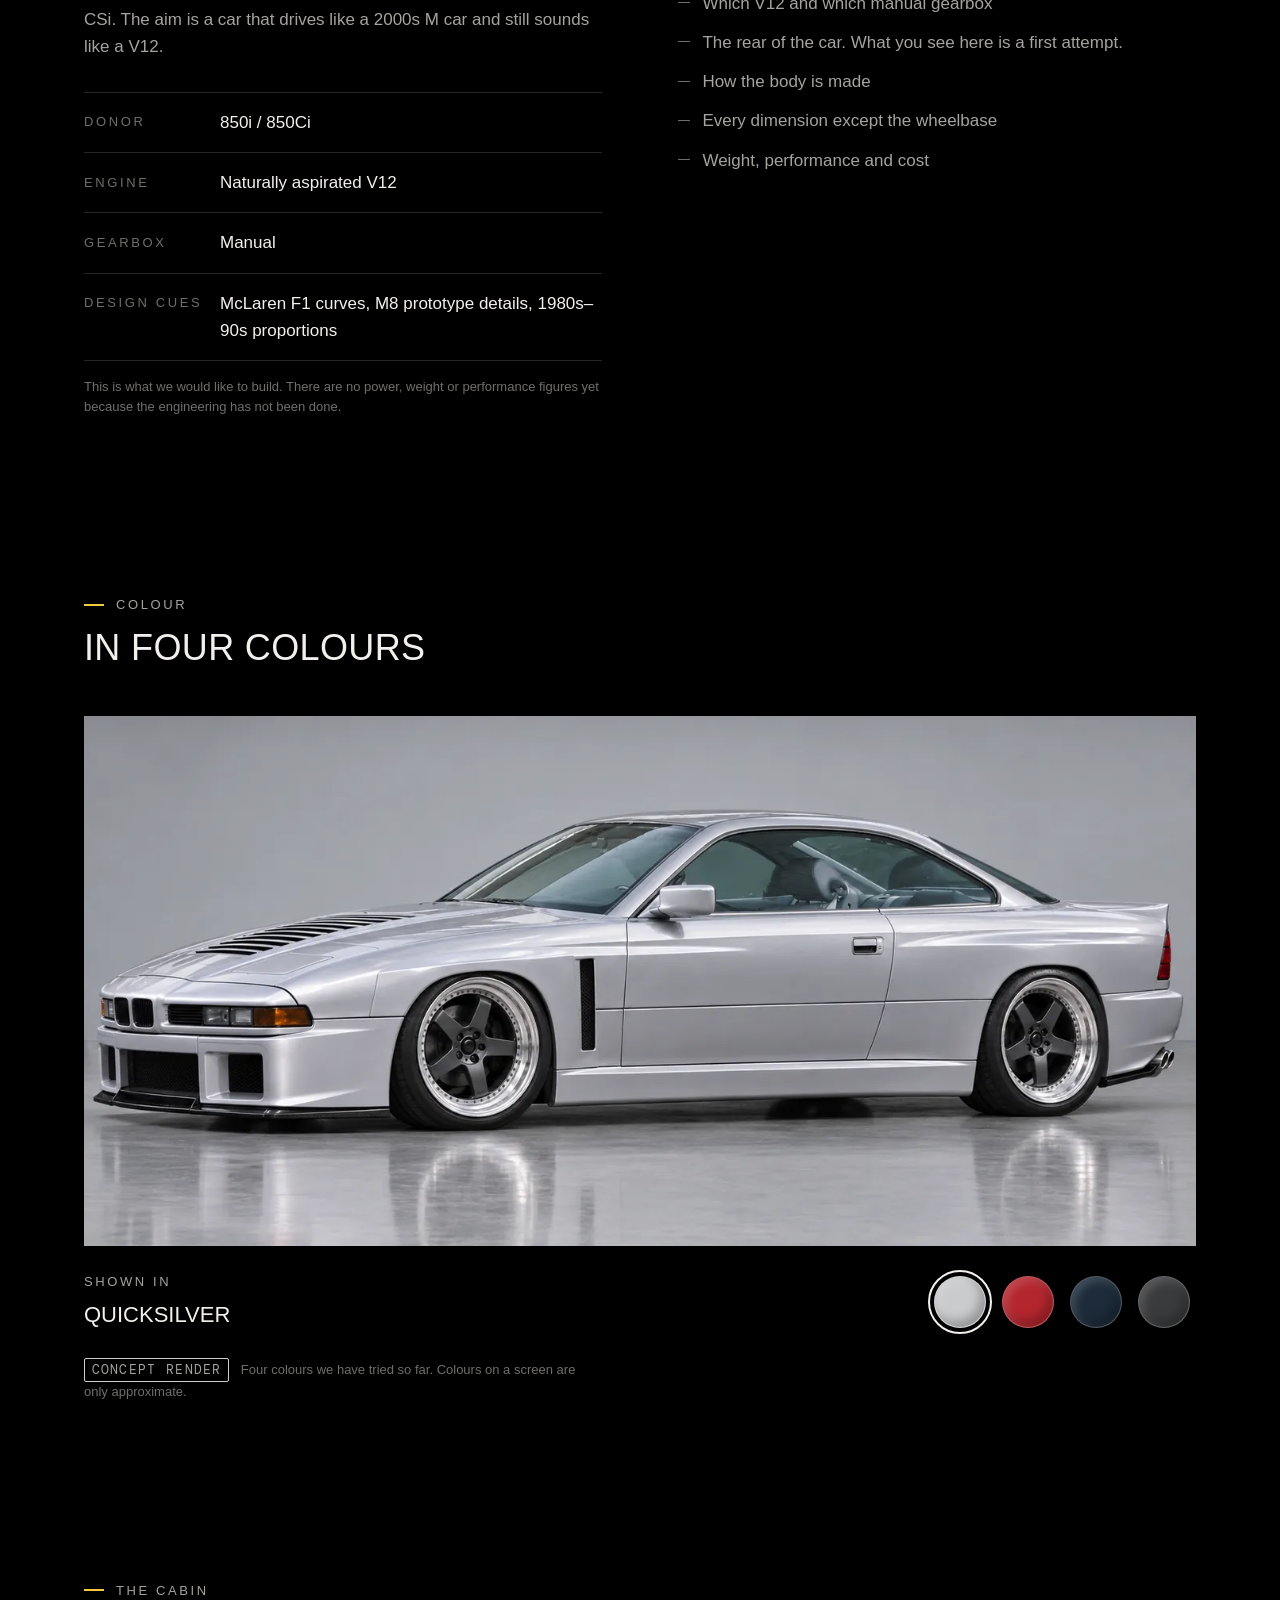
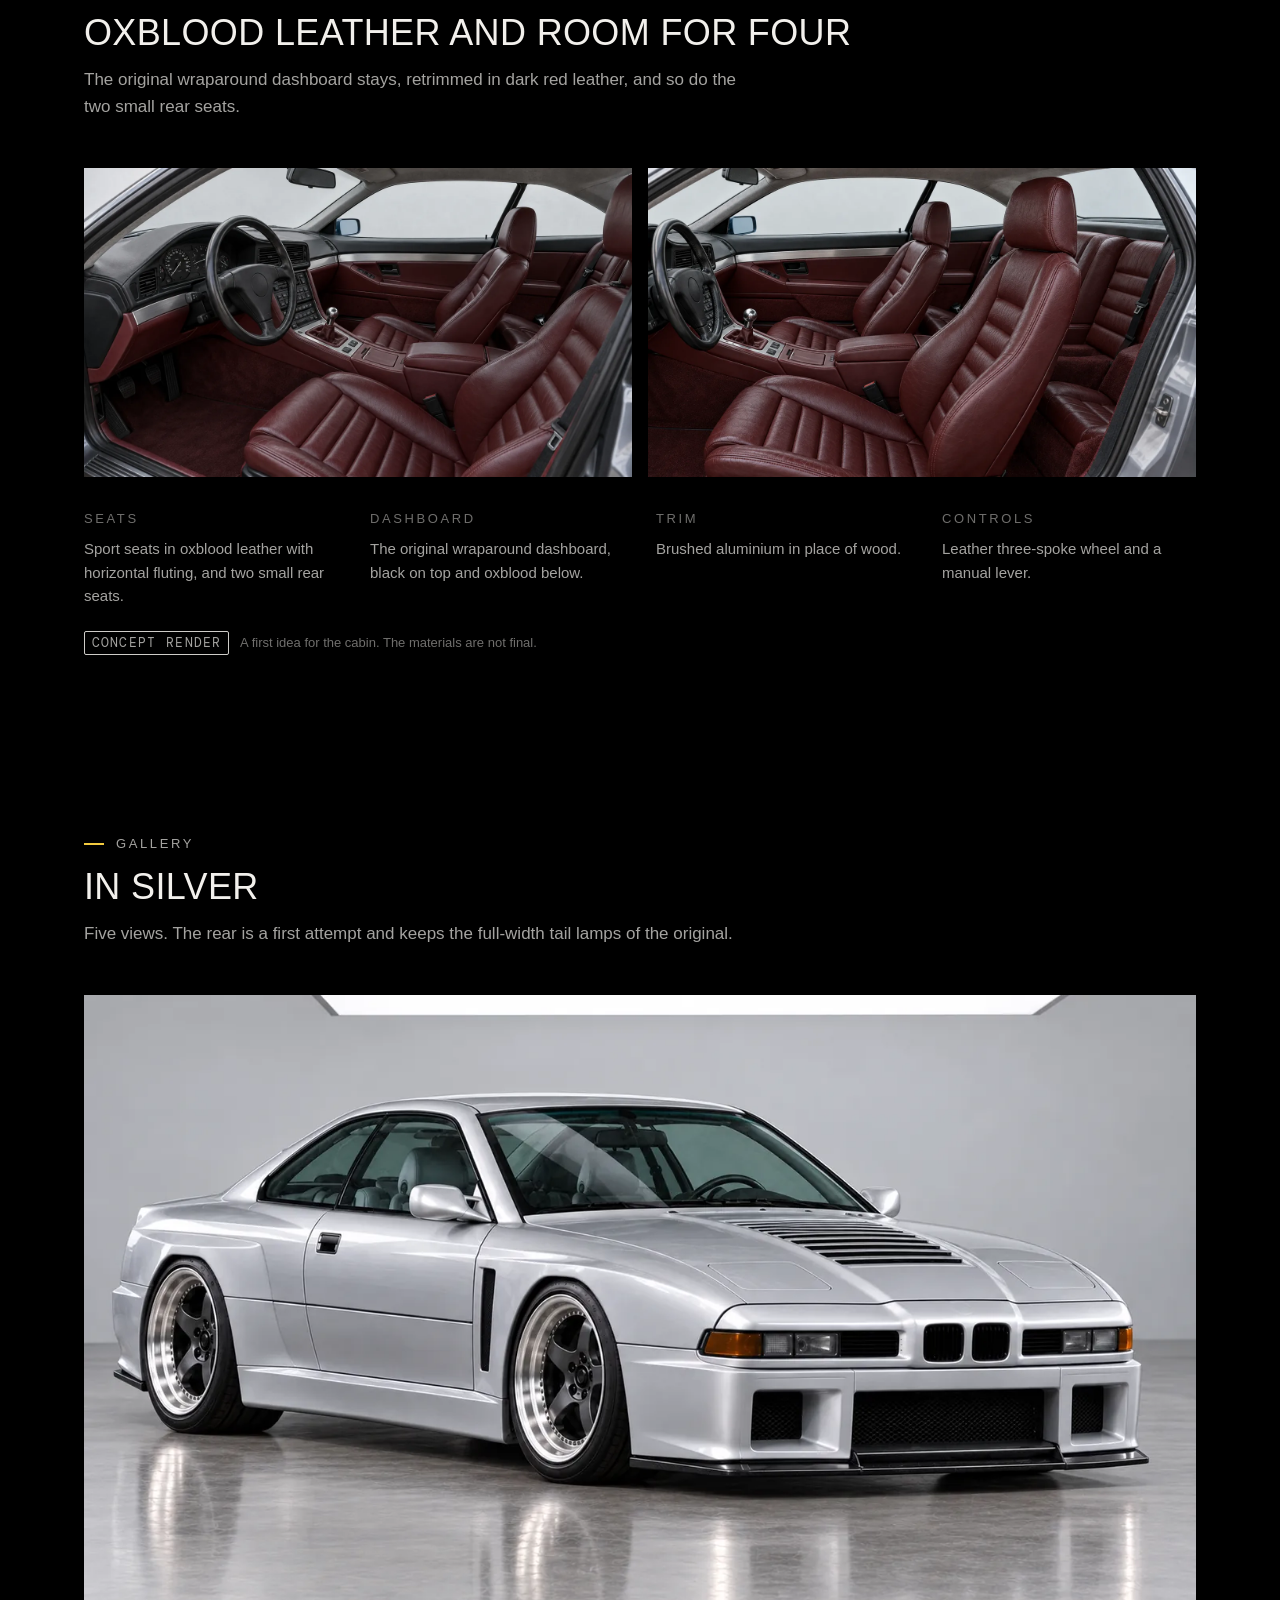
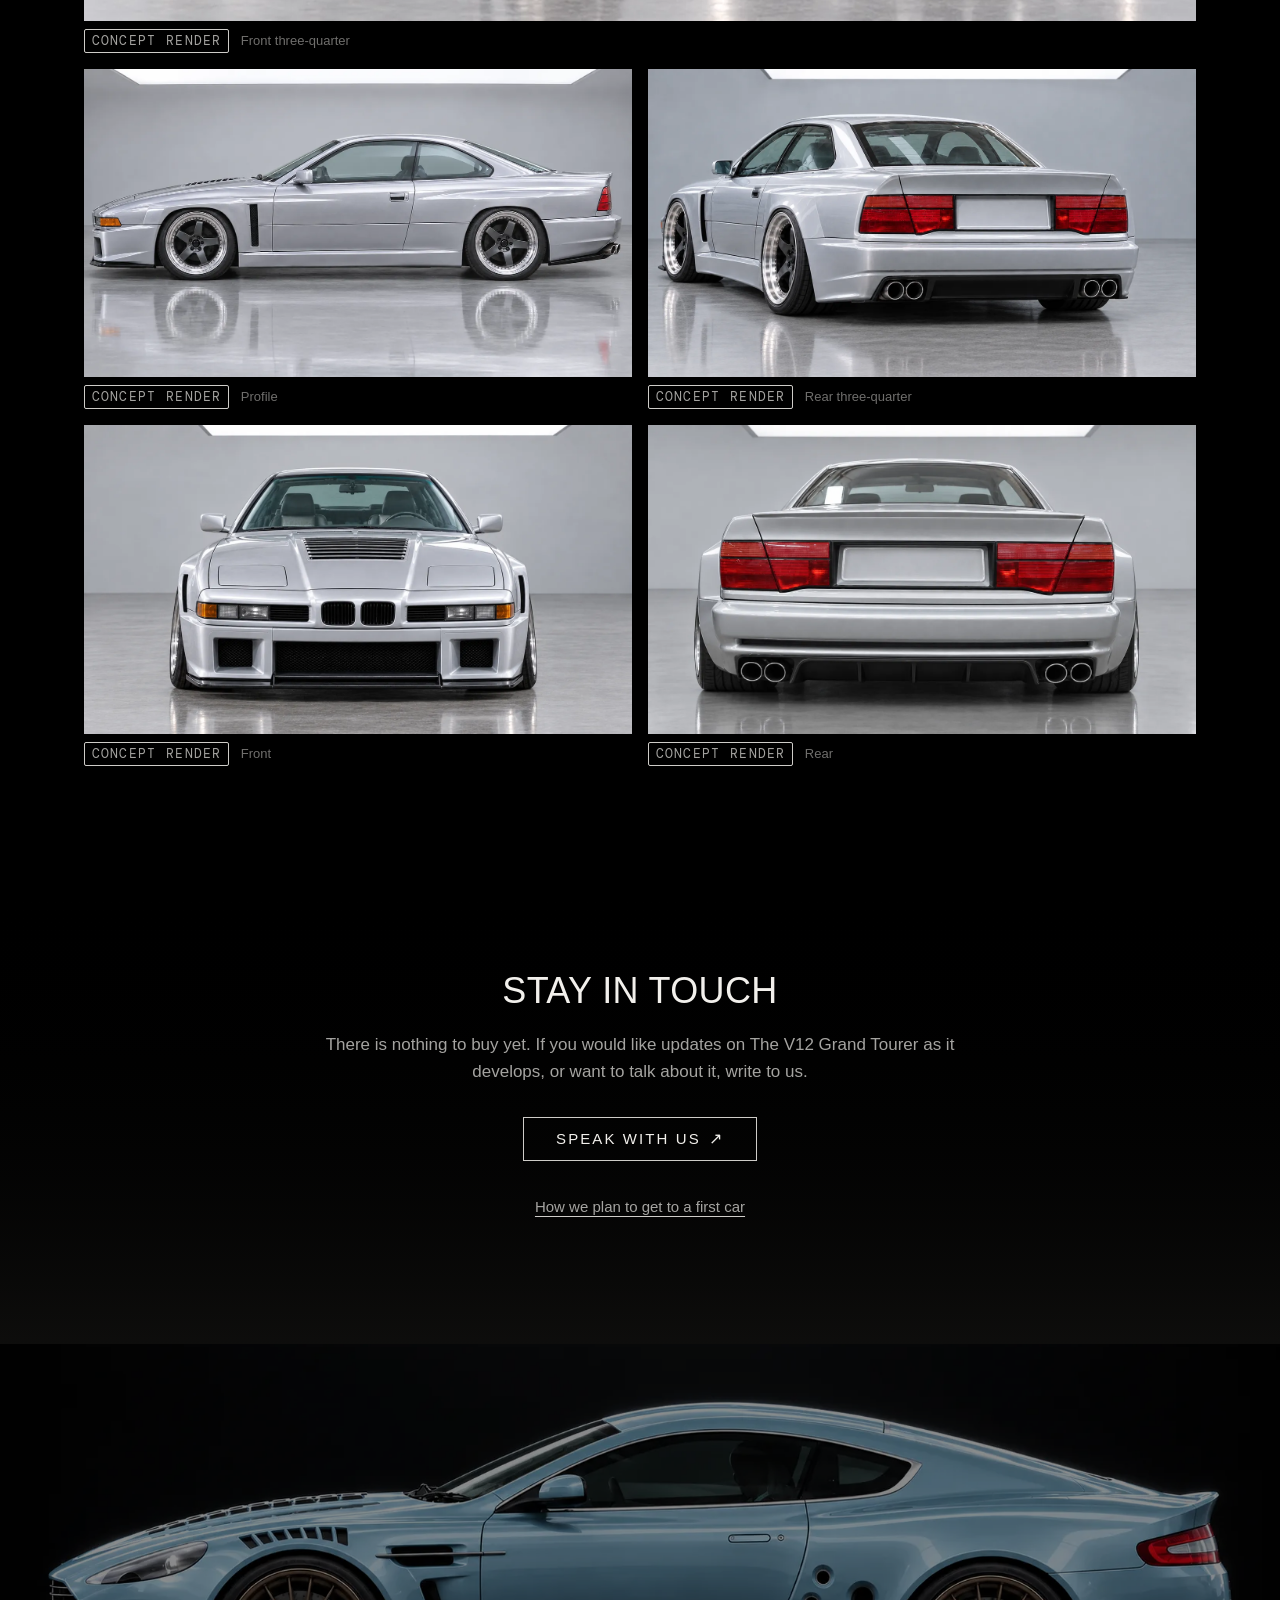
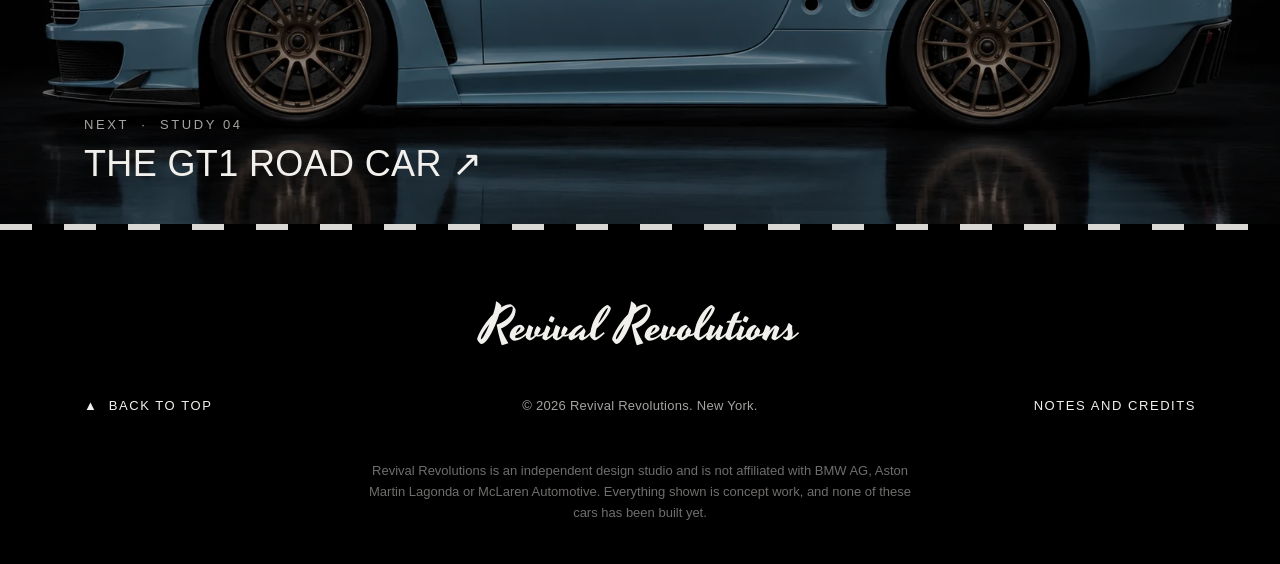
<file: v12-grand-tourer.html>
<!doctype html>
<html lang="en">
<head>
<meta charset="utf-8">
<meta name="viewport" content="width=device-width, initial-scale=1">
<title>The V12 Grand Tourer — Study 03, BMW E31 8 Series — Revival Revolutions</title>
<meta name="description" content="The V12 Grand Tourer is a BMW 8 Series (E31) drawn with details from the M8 prototype, a V12 and a manual gearbox. Renders, drawings and how far the design has got.">
<meta property="og:title" content="The V12 Grand Tourer — Study 03, BMW E31 8 Series — Revival Revolutions">
<meta property="og:description" content="The V12 Grand Tourer is a BMW 8 Series (E31) drawn with details from the M8 prototype, a V12 and a manual gearbox. Renders, drawings and how far the design has got.">
<meta property="og:image" content="./assets/e31_hero.webp">
<meta name="theme-color" content="#000000">
<link rel="preconnect" href="https://api.fontshare.com">
<link rel="preconnect" href="https://cdn.fontshare.com" crossorigin>
<link rel="preconnect" href="https://fonts.googleapis.com">
<link rel="preconnect" href="https://fonts.gstatic.com" crossorigin>
<link href="https://api.fontshare.com/v2/css?f[]=panchang@400,500&display=swap" rel="stylesheet">
<link href="https://api.fontshare.com/v2/css?f[]=switzer@300,400,500,600&display=swap" rel="stylesheet">
<link rel="icon" href="./favicon.svg" type="image/svg+xml">
<link href="https://fonts.googleapis.com/css2?family=DM+Mono:wght@400;500&family=Yesteryear&display=swap" rel="stylesheet">
<link rel="stylesheet" href="./base.css">
<link rel="stylesheet" href="./style.css">
<script src="./app.js" defer></script>
</head>
<body>
<a class="skip" href="#main">Skip to content</a>
<header class="site-header">
<a class="brand" href="./index.html" aria-label="Revival Revolutions, home">Revival Revolutions</a>
<p class="race-clock" aria-hidden="true"><span class="rc-k">Elapsed</span><span class="rc-v" data-clock>00:00:00</span></p>
<button class="menu-btn" type="button" aria-expanded="false" aria-controls="menu" aria-label="Open menu"><span></span><span></span></button>
<span class="race-line" aria-hidden="true"><i data-race-line></i></span>
</header>
<nav class="menu" id="menu" aria-label="Main" aria-hidden="true"><ul><li><a href="./index.html"><small>00</small>Home</a></li><li><a href="./project-97.html"><small>01</small>Project 97</a></li><li><a href="./v8-coupe.html"><small>02</small>The V8 Coupé</a></li><li><a href="./v12-grand-tourer.html" aria-current="page"><small>03</small>The V12 Grand Tourer</a></li><li><a href="./gt1-road-car.html"><small>04</small>The GT1 Road Car</a></li><li><a href="./approach.html"><small>05</small>The plan</a></li><li><a href="./bespoke.html"><small>06</small>Your idea</a></li><li><a href="./contact.html"><small>07</small>Contact</a></li></ul></nav>
<nav class="dots" aria-label="Sections"><ol><li><a href="#top"><span>The V12 Grand Tourer</span></a></li><li><a href="#brief"><span>Summary</span></a></li><li><a href="#heritage"><span>Background</span></a></li><li><a href="#drawings"><span>Drawings</span></a></li><li><a href="#details"><span>Details</span></a></li><li><a href="#technical"><span>Technical views</span></a></li><li><a href="#car"><span>The car</span></a></li><li><a href="#colour"><span>Colour</span></a></li><li><a href="#cabin"><span>The cabin</span></a></li><li><a href="#renders"><span>Gallery</span></a></li><li><a href="#follow"><span>Contact</span></a></li></ol></nav>
<main id="main">

<section class="p-hero" id="top">
<img src="./assets/e31_hero.webp" alt="V12 Grand Tourer concept render: a silver E31 coupé with closed pop-up lamps, a louvred bonnet and deep-dish wheels in a dark studio" width="1671" height="941" fetchpriority="high">
<div class="p-hero-copy"><div class="wrap">
<p class="label"><span class="numpanel" aria-hidden="true">03</span>Study 03 &nbsp;·&nbsp; BMW E31 8 Series</p>
<h1 class="display t-2xl">The V12 Grand Tourer</h1>
<p class="spec">Proposed · Naturally aspirated V12 · Manual</p>
<p class="cap kind-line"><span class="kind">Concept render</span> Nothing shown here has been built yet.</p>
</div></div>
</section>

<section class="intro"><div class="wrap"><p>BMW built a single M8 prototype and kept it out of sight for nearly twenty years. This is the 8 Series we wish they had sold.</p></div></section>

<section class="sec-tight" id="brief" aria-labelledby="brief-h"><div class="wrap narrow">
<div class="sec-head"><p class="label">Summary</p><h2 class="display t-xl" id="brief-h">The short version</h2></div>
<dl class="spec-list brief rv"><div><dt>The racer</dt><dd>The M8 prototype BMW never sold, and the related S70/2 V12 that won Le Mans in the McLaren F1 GTR in 1995.</dd></div><div><dt>What we change</dt><dd>A louvred bonnet, vents in the front wings, flared arches, deep-dish wheels and a reworked rear.</dd></div><div><dt>What it is for</dt><dd>Long trips. A naturally aspirated V12 and a manual gearbox in a big, comfortable coupé.</dd></div><div><dt>Settled</dt><dd>Nothing yet. The donor car, engine and gearbox are all still ideas.</dd></div><div><dt>What exists</dt><dd>Renders, design drawings, and cabin and colour studies. No blueprint or engineering yet.</dd></div></dl>
</div></section>
<div class="bleed fade rv"><img src="./assets/e31_side.webp" alt="V12 Grand Tourer concept render, side profile" width="1671" height="941" loading="lazy" decoding="async"></div>

<section class="sec" id="heritage"><div class="wrap">
<div class="sec-head"><p class="label">Background</p><h2 class="display t-xl">The one that got away</h2>
<p class="muted lede-s">These photographs show the original cars and were taken by other people. Each one is credited underneath.</p></div>
<div class="cols-3"><div class="rv"><figure><img src="./assets/h_e31_850b.webp" alt="A silver BMW 850 CSi at a car show" width="1200" height="790" loading="lazy" decoding="async"><figcaption class="cap"><span class="kind">Reference photo</span> BMW 850 CSi, the E31 production flagship. Photo: <a href="https://commons.wikimedia.org/wiki/File:1996_BMW_850_CSi.jpg" target="_blank" rel="noopener noreferrer">Calreyn88, CC BY-SA 4.0, Wikimedia Commons</a></figcaption></figure><p>At the start of the 1990s, BMW M built a single E31 M8 prototype around a six-litre V12 from the S70 family. The car never went into production and stayed out of sight until it was revealed in 2010.</p></div><div class="rv"><figure><img src="./assets/h_f1_road.webp" alt="A McLaren F1 GTR racing car on display" width="1200" height="675" loading="lazy" decoding="async"><figcaption class="cap"><span class="kind">Reference photo</span> McLaren F1 GTR, powered by the S70/2 V12. Photo: <a href="https://commons.wikimedia.org/wiki/File:McLaren_F1_BMW_12_cylinder_road_car_DSC_0758_(51728985324).jpg" target="_blank" rel="noopener noreferrer">Bill Abbott, CC BY-SA 2.0, Wikimedia Commons</a></figcaption></figure><p>The engine family went further than the car did. A relative of that V12, the S70/2, powered the McLaren F1 and then the F1 GTR that won Le Mans in 1995.</p></div><div class="rv"><figure><img src="./assets/h_e31_850.webp" alt="A dark BMW 850 CSi parked on grass" width="1200" height="718" loading="lazy" decoding="async"><figcaption class="cap"><span class="kind">Reference photo</span> BMW 850 CSi. Photo: <a href="https://commons.wikimedia.org/wiki/File:1995_BMW_850_CSi_1.jpg" target="_blank" rel="noopener noreferrer">Calreyn88, CC BY-SA 4.0, Wikimedia Commons</a></figcaption></figure><p>The 850 CSi ended up as the fastest 8 Series you could buy. It is rare and quick, but it is no M8. This study is our guess at what one might have been.</p></div></div>
<p class="label tl-head">Timeline</p>
<ol class="timeline"><li><span class="y">1990s</span><span class="e">A single M8 prototype is built, then shelved</span><span class="tag none" aria-hidden="true">—</span></li><li><span class="y">1993</span><span class="e">S70/2 V12 chosen for the McLaren F1</span><span class="tag none" aria-hidden="true">—</span></li><li><span class="y">1995</span><span class="e">Outright victory, 24 Hours of Le Mans: McLaren F1 GTR, S70/2 V12</span><span class="tag"><span class="p1">P1</span> Overall</span></li><li><span class="y">2010</span><span class="e">The M8 prototype is revealed</span><span class="tag none" aria-hidden="true">—</span></li></ol>
</div></section>

<section class="sec" id="drawings"><div class="wrap">
<div class="sec-head"><p class="label">Drawings</p><h2 class="display t-xl">Details from the M8 prototype</h2>
<p class="muted lede-s"><span class="kind">Concept drawings</span> These are made from the renders, so each line can be looked at without paint and reflections in the way.</p></div>
<div style="display:grid;gap:clamp(var(--space-12),7vw,var(--space-24))"><div class="draw-grid rv"><figure><img src="./assets/c_e31_front34.webp" alt="Design drawing of the V12 Grand Tourer, front three-quarter view" width="1600" height="900" loading="lazy" decoding="async"></figure><div><h3>Still an 8 Series</h3><p>This is drawn over the proportions of the real car, so it stays recognisable. The details come from the M8 prototype and from the squarer cars BMW was designing in the late 1980s.</p></div></div></div>
</div></section>

<section class="sec" id="details"><div class="wrap" style="display:grid;gap:clamp(var(--space-16),8vw,var(--space-24))"><div class="rv"><div class="sec-head"><p class="label">Details</p><h2 class="display t-xl">Up close</h2></div><figure class="sheet"><img src="./assets/d_e31_det.webp" alt="Detail drawings of the V12 Grand Tourer" width="1500" height="844" loading="lazy" decoding="async"></figure><dl class="legend"><div><dt>Top left</dt><dd>A low wedge nose, pop-up lamps closed, wide lower intake.</dd></div><div><dt>Top right</dt><dd>A vent in the front wing, behind the wheel.</dd></div><div><dt>Bottom left</dt><dd>Deep-dish five-spoke wheel under the flared rear arch.</dd></div><div><dt>Bottom right</dt><dd>The pillarless glasshouse, a signature of the E31.</dd></div></dl></div></div></section>

<section class="sec" id="technical"><div class="wrap">
<div class="sec-head"><p class="label">Technical views</p><h2 class="display t-xl">The 8 Series, widened</h2></div>
<div class="bp-grid">
<div class="rv">
<figure><img src="./assets/t_e31_side.webp" alt="Side elevation line drawing of The V12 Grand Tourer with the donor car wheelbase, length and height marked" width="1500" height="637" loading="lazy" decoding="async"></figure>
<div class="tech-pair">
<figure><img src="./assets/t_e31_front.webp" alt="Front elevation line drawing of The V12 Grand Tourer with the donor car width marked" width="1296" height="893" loading="lazy" decoding="async"></figure>
<figure><img src="./assets/t_e31_rear.webp" alt="Rear elevation line drawing of The V12 Grand Tourer with the donor car width marked" width="1500" height="919" loading="lazy" decoding="async"></figure>
</div>
</div>
<div class="rv">
<table class="dim">
<thead><tr><th scope="col">Millimetres</th><th scope="col">Standard 850i (E31)</th><th scope="col">This study</th></tr></thead>
<tbody><tr><td>Length</td><td>4,780</td><td>Not set yet</td></tr><tr><td>Width</td><td>1,855</td><td>Wider at the arches</td></tr><tr><td>Height</td><td>1,340</td><td>Not set yet</td></tr><tr><td>Wheelbase</td><td>2,684</td><td>2,684</td></tr></tbody></table>
<ol class="keylist"><li>Louvred panel in the bonnet</li><li>Vent in the front wing, behind the wheel</li><li>Flared front and rear arches</li><li>Deep-dish wheels</li><li>Rear lip, diffuser and four exhausts, as a first attempt</li></ol>
<p class="cap" style="margin-top:var(--space-6)"><span class="kind">Concept drawing</span> Standard-car dimensions from <a href="https://www.auto-data.net/en/bmw-8-series-e31-850i-300hp-30069" target="_blank" rel="noopener noreferrer">auto-data.net</a>. These views are traced from the renders and are not to scale, and we have not set our own dimensions yet.</p>
</div>
</div>
</div></section>

<section class="sec" id="car"><div class="wrap car-grid">
<div class="rv">
<p class="label">The car</p>
<h2 class="display t-xl" style="margin-top:var(--space-3)">A V12 and a manual gearbox</h2>
<p class="muted" style="margin-top:var(--space-6)">We would start from an 850i or 850Ci, which are easier to find than a CSi. The aim is a car that drives like a 2000s M car and still sounds like a V12.</p>
<dl class="spec-list"><div><dt>Donor</dt><dd>850i / 850Ci</dd></div><div><dt>Engine</dt><dd>Naturally aspirated V12</dd></div><div><dt>Gearbox</dt><dd>Manual</dd></div><div><dt>Design cues</dt><dd>McLaren F1 curves, M8 prototype details, 1980s–90s proportions</dd></div></dl>
<p class="cap" style="margin-top:var(--space-4)">This is what we would like to build. There are no power, weight or performance figures yet because the engineering has not been done.</p>
</div>
<div class="rv">
<p class="label">Settled</p>
<ul class="yours"><li>Nothing yet. We are still exploring this one.</li></ul>
<p class="label" style="margin-top:var(--space-10)">Still to work out</p>
<ul class="yours"><li>Which V12 and which manual gearbox</li><li>The rear of the car. What you see here is a first attempt.</li><li>How the body is made</li><li>Every dimension except the wheelbase</li><li>Weight, performance and cost</li></ul>
</div>
</div></section>

<section class="sec" id="colour"><div class="wrap">
<div class="sec-head"><p class="label">Colour</p><h2 class="display t-xl">In four colours</h2></div>
<div class="colour rv" data-colour>
<div class="colour-stage"><img src="./assets/col_e31_base.webp" alt="The V12 Grand Tourer concept render in silver, side profile" width="1400" height="788" class="on" loading="lazy" decoding="async"><img src="./assets/col_e31_red.webp" alt="The V12 Grand Tourer concept render in signal red, side profile" width="1400" height="788" loading="lazy" decoding="async"><img src="./assets/col_e31_blue.webp" alt="The V12 Grand Tourer concept render in deep blue, side profile" width="1400" height="788" loading="lazy" decoding="async"><img src="./assets/col_e31_graphite.webp" alt="The V12 Grand Tourer concept render in graphite grey, side profile" width="1400" height="788" loading="lazy" decoding="async"></div>
<div class="colour-bar">
<p class="colour-name"><span class="label">Shown in</span><span data-colour-name aria-live="polite">Quicksilver</span></p>
<div class="colour-swatches" role="group" aria-label="Paint colour"><button type="button" class="chip" style="background:#C9CBCD" aria-pressed="true" aria-label="Quicksilver" title="Quicksilver" data-name="Quicksilver"></button><button type="button" class="chip" style="background:#B3262E" aria-pressed="false" aria-label="Signal Red" title="Signal Red" data-name="Signal Red"></button><button type="button" class="chip" style="background:#1D2B3A" aria-pressed="false" aria-label="Deep Blue" title="Deep Blue" data-name="Deep Blue"></button><button type="button" class="chip" style="background:#3A3B3D" aria-pressed="false" aria-label="Graphite" title="Graphite" data-name="Graphite"></button></div>
</div>
<p class="cap"><span class="kind">Concept render</span> Four colours we have tried so far. Colours on a screen are only approximate.</p>
</div>
</div></section>

<section class="sec" id="cabin"><div class="wrap">
<div class="sec-head"><p class="label">The cabin</p><h2 class="display t-xl">Oxblood leather and room for four</h2><p class="muted">The original wraparound dashboard stays, retrimmed in dark red leather, and so do the two small rear seats.</p></div>
<div class="pair rv">
<figure><img src="./assets/int_e31_a.webp" alt="The V12 Grand Tourer cabin proposal, seen from the driver&#x27;s door" width="1400" height="788" loading="lazy" decoding="async"></figure>
<figure><img src="./assets/int_e31_b.webp" alt="The V12 Grand Tourer cabin proposal, the seats seen from the passenger door" width="1400" height="788" loading="lazy" decoding="async"></figure>
</div>
<dl class="legend"><div><dt>Seats</dt><dd>Sport seats in oxblood leather with horizontal fluting, and two small rear seats.</dd></div><div><dt>Dashboard</dt><dd>The original wraparound dashboard, black on top and oxblood below.</dd></div><div><dt>Trim</dt><dd>Brushed aluminium in place of wood.</dd></div><div><dt>Controls</dt><dd>Leather three-spoke wheel and a manual lever.</dd></div></dl>
<p class="cap" style="margin-top:var(--space-6)"><span class="kind">Concept render</span> A first idea for the cabin. The materials are not final.</p>
</div></section>

<section class="sec" id="renders"><div class="wrap">
<div class="sec-head"><p class="label">Gallery</p><h2 class="display t-xl">In silver</h2><p class="muted">Five views. The rear is a first attempt and keeps the full-width tail lamps of the original.</p></div>
<div class="gallery lead"><figure class="rv"><img src="./assets/r_e31_f34.webp" alt="The V12 Grand Tourer concept render, front three-quarter" width="1400" height="788" loading="lazy" decoding="async"><figcaption class="cap"><span class="kind">Concept render</span> Front three-quarter</figcaption></figure><figure class="rv"><img src="./assets/r_e31_side.webp" alt="The V12 Grand Tourer concept render, profile" width="1400" height="787" loading="lazy" decoding="async"><figcaption class="cap"><span class="kind">Concept render</span> Profile</figcaption></figure><figure class="rv"><img src="./assets/r_e31_r34.webp" alt="The V12 Grand Tourer concept render, rear three-quarter" width="1400" height="788" loading="lazy" decoding="async"><figcaption class="cap"><span class="kind">Concept render</span> Rear three-quarter</figcaption></figure><figure class="rv"><img src="./assets/r_e31_front.webp" alt="The V12 Grand Tourer concept render, front" width="1400" height="788" loading="lazy" decoding="async"><figcaption class="cap"><span class="kind">Concept render</span> Front</figcaption></figure><figure class="rv"><img src="./assets/r_e31_rear.webp" alt="The V12 Grand Tourer concept render, rear" width="1400" height="788" loading="lazy" decoding="async"><figcaption class="cap"><span class="kind">Concept render</span> Rear</figcaption></figure></div>
</div></section>

<section class="closing" id="follow"><div class="wrap">
<h2 class="display t-xl">Stay in touch</h2>
<p>There is nothing to buy yet. If you would like updates on The V12 Grand Tourer as it develops, or want to talk about it, write to us.</p>
<a class="btn" href="./contact.html">Speak with us <span class="arr" aria-hidden="true">↗</span></a>
<p style="margin-top:var(--space-6);margin-bottom:0"><a class="textlink" href="./approach.html">How we plan to get to a first car</a></p>
</div></section>

<a class="next-link" href="./gt1-road-car.html" aria-label="Next study: The GT1 Road Car">
<img src="./assets/db9_side.webp" alt="" width="1671" height="941" loading="lazy" decoding="async">
<div class="next-copy"><div class="wrap"><p class="label">Next &nbsp;·&nbsp; Study 04</p><p class="display t-xl">The GT1 Road Car <span class="arr" aria-hidden="true">↗</span></p></div></div>
</a>

</main>
<footer class="site-footer">
<div class="kerb" aria-hidden="true"></div>
<div class="wrap">
<div class="foot-mark script" aria-hidden="true">Revival Revolutions</div>
<div class="foot-row">
<div><a href="#main">▲&nbsp; Back to top</a></div>
<p>© 2026 Revival Revolutions. New York.</p>
<div><a href="./credits.html">Notes and credits</a></div>
</div>
<p class="foot-legal">Revival Revolutions is an independent design studio and is not affiliated with BMW AG, Aston Martin Lagonda or McLaren Automotive. Everything shown is concept work, and none of these cars has been built yet.</p>
</div>
</footer>
</body>
</html>
</file>
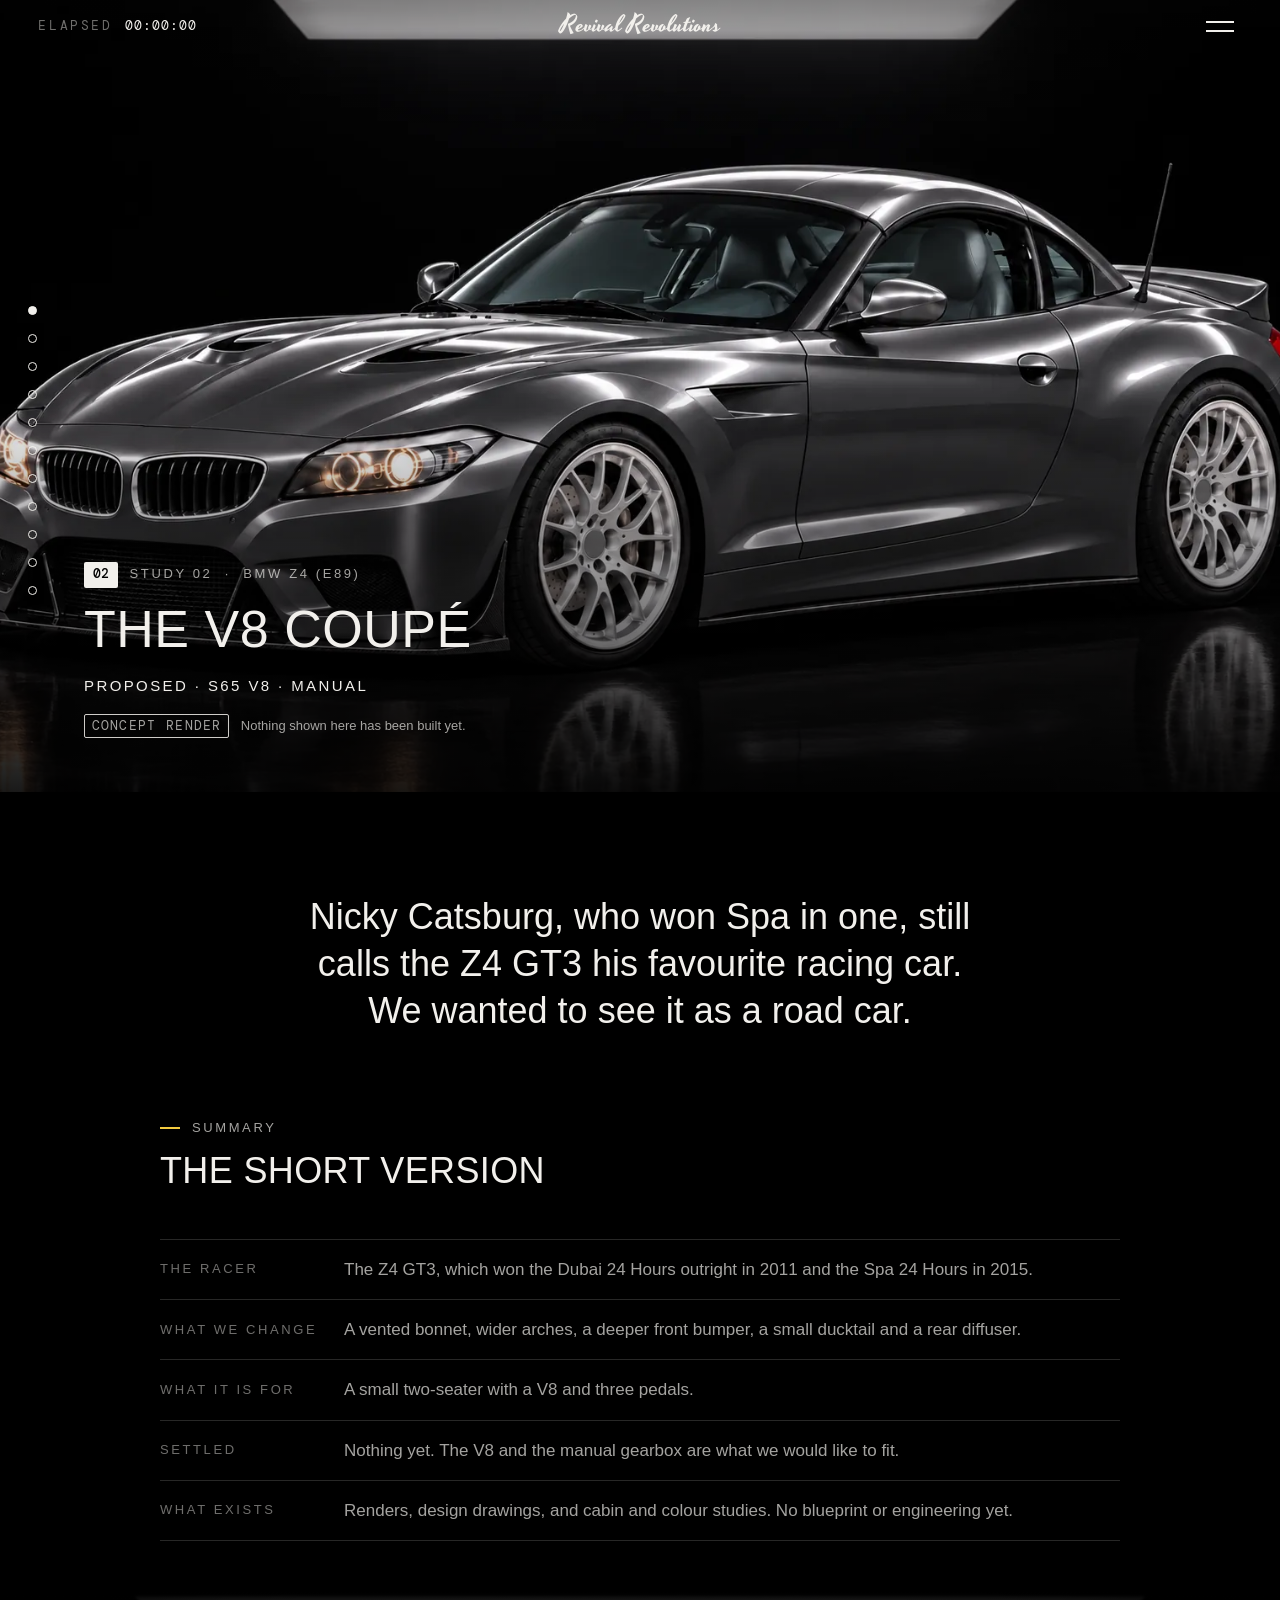
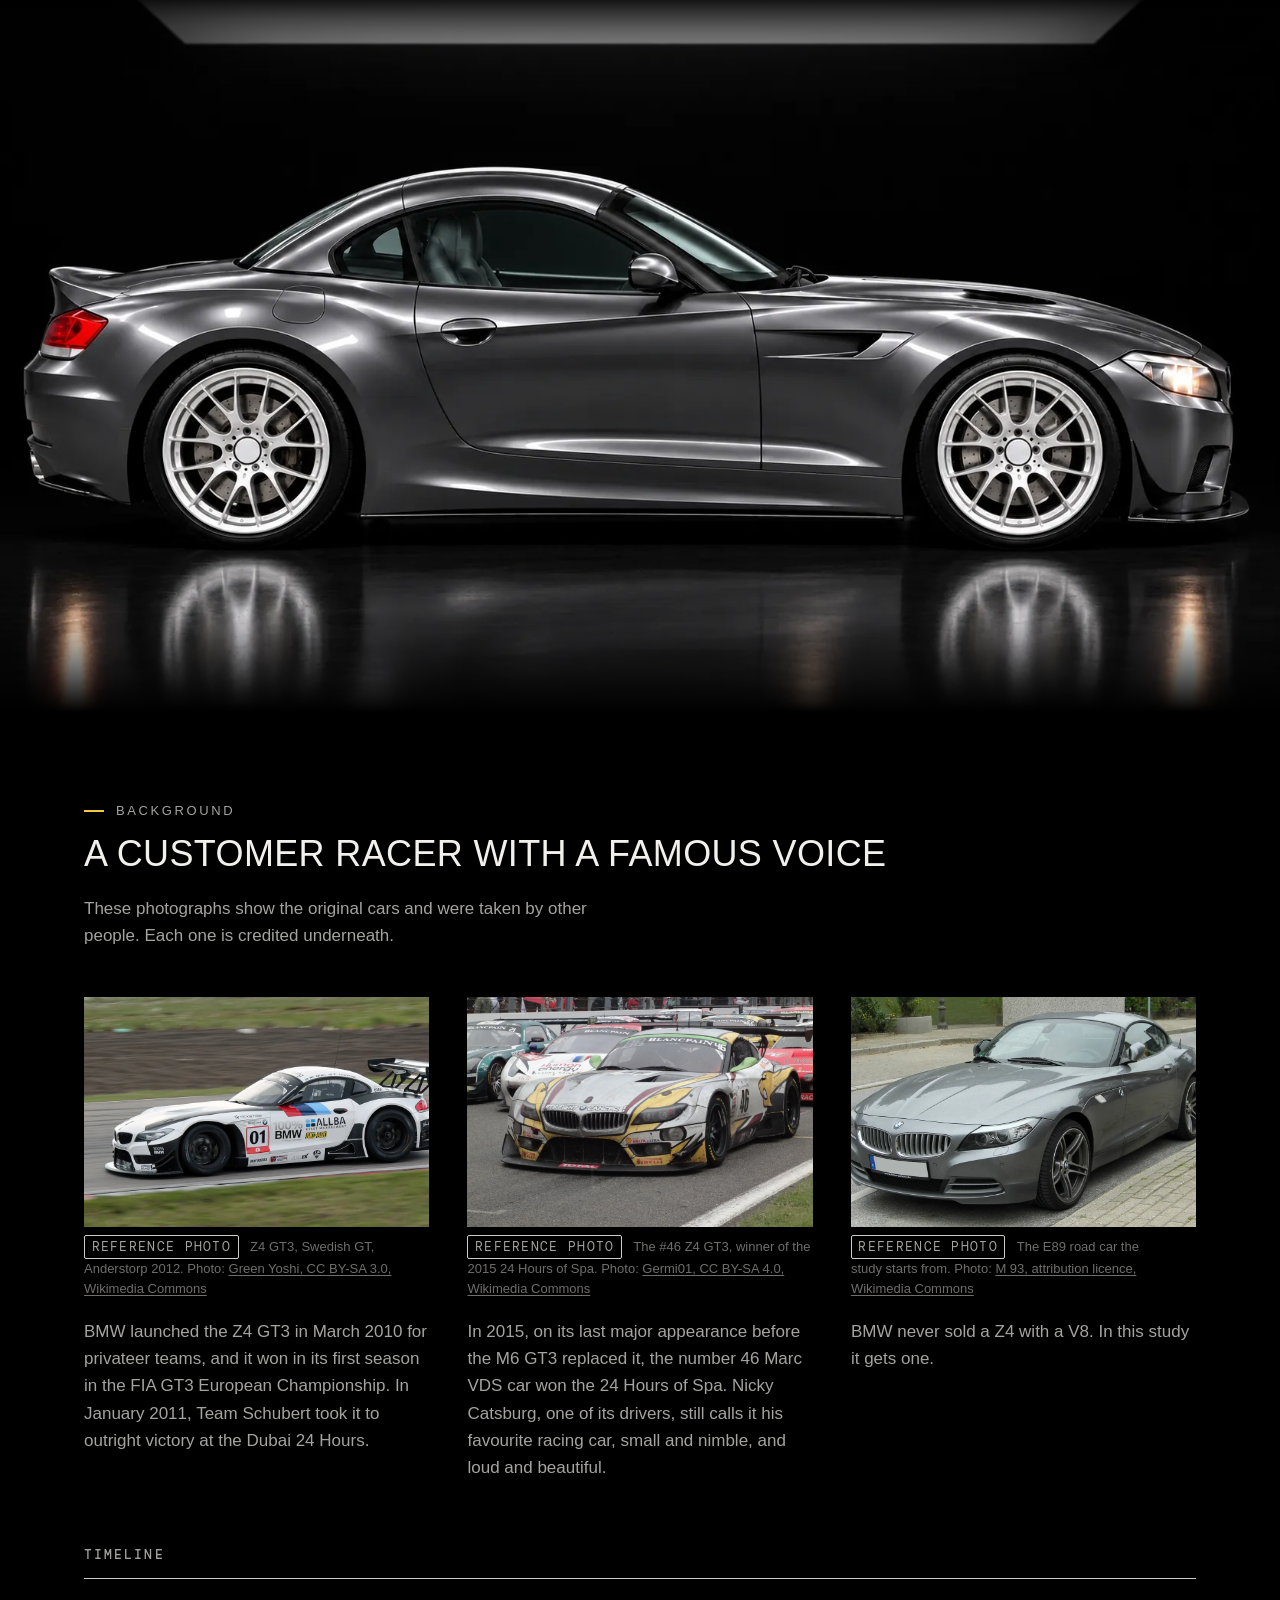
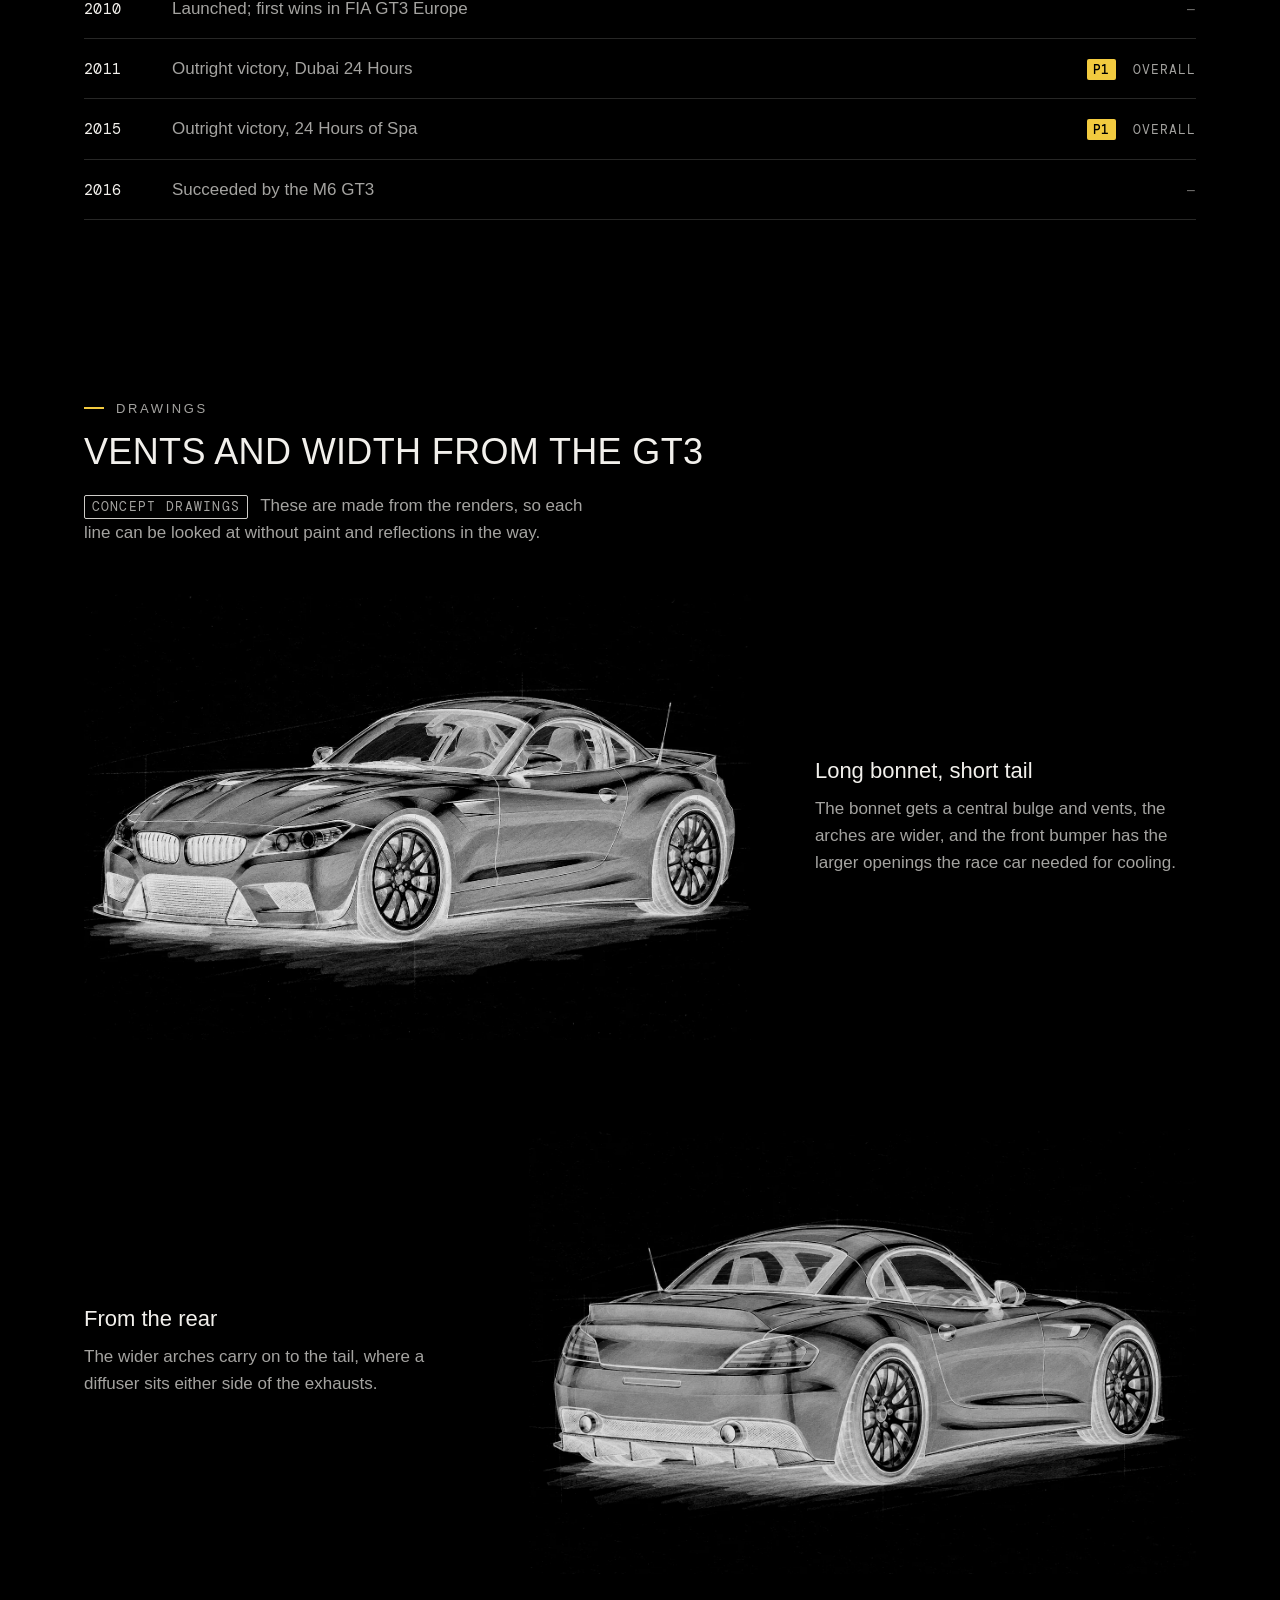
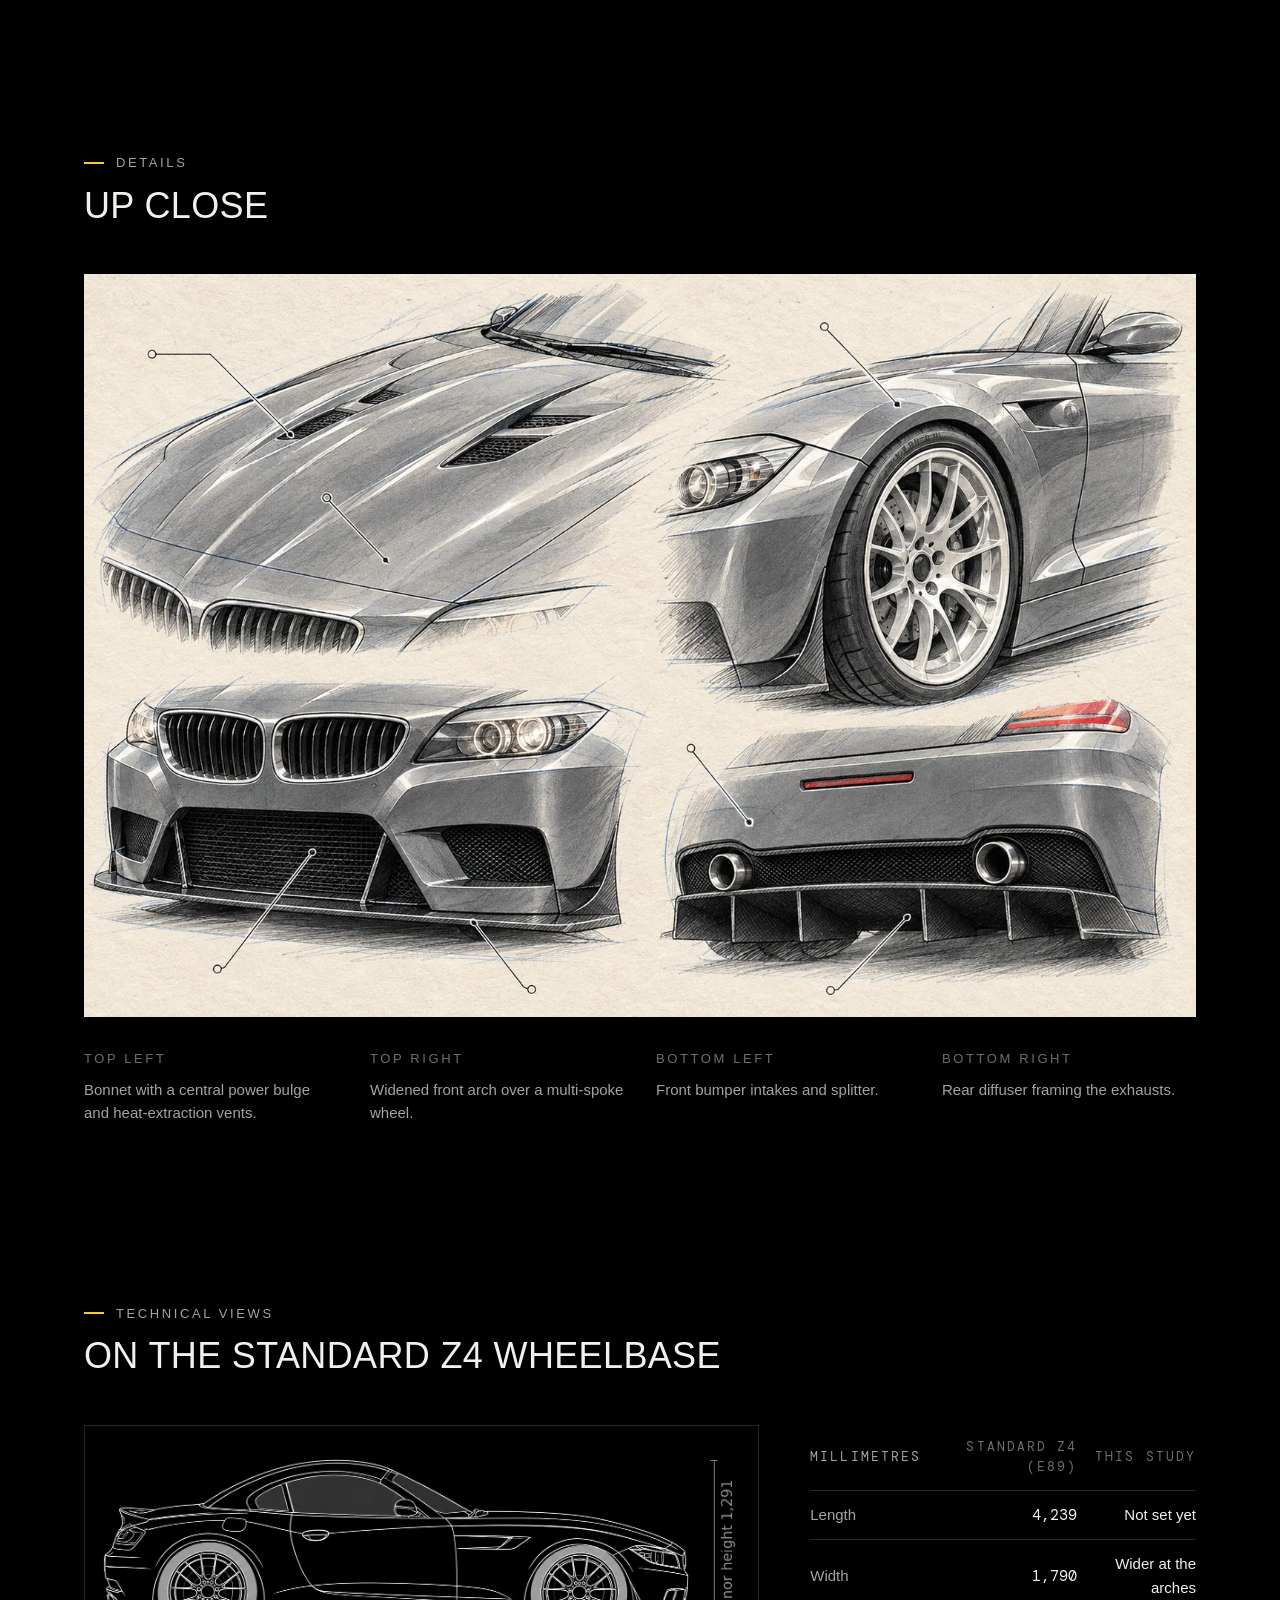
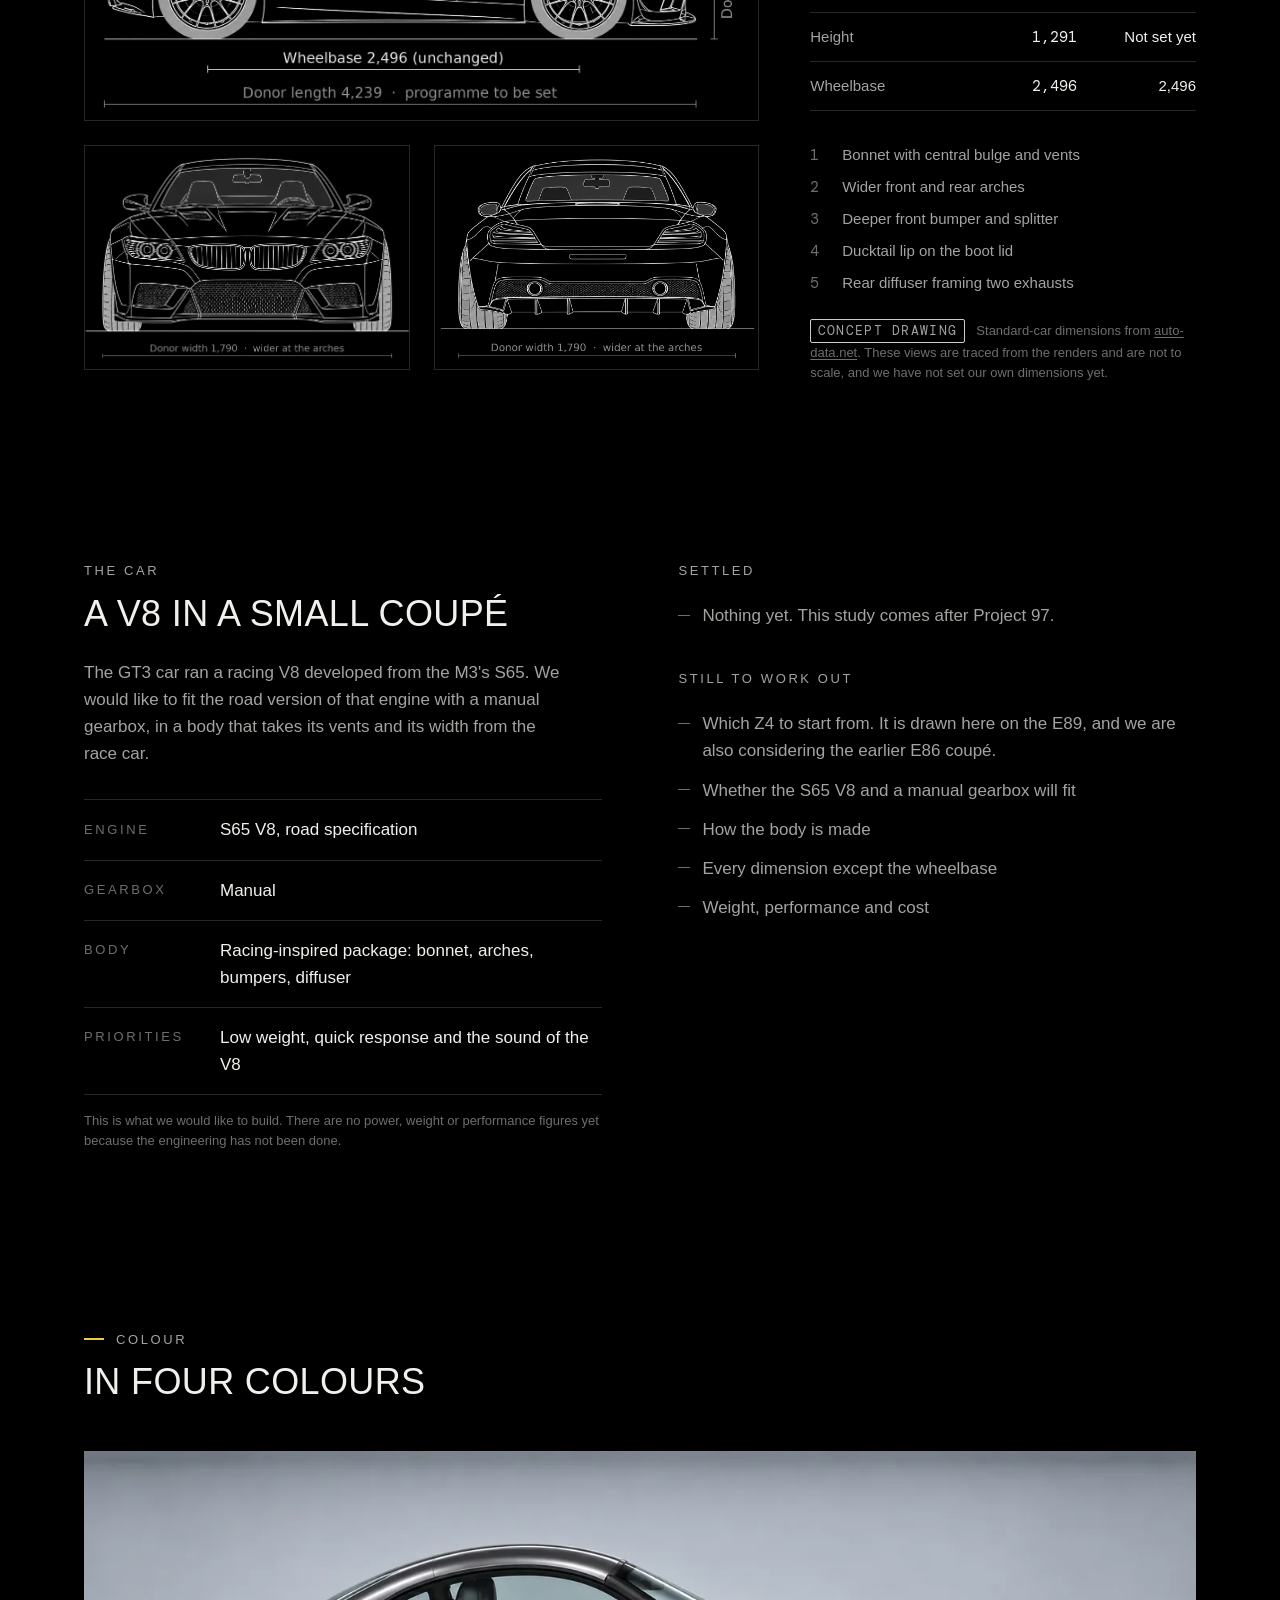
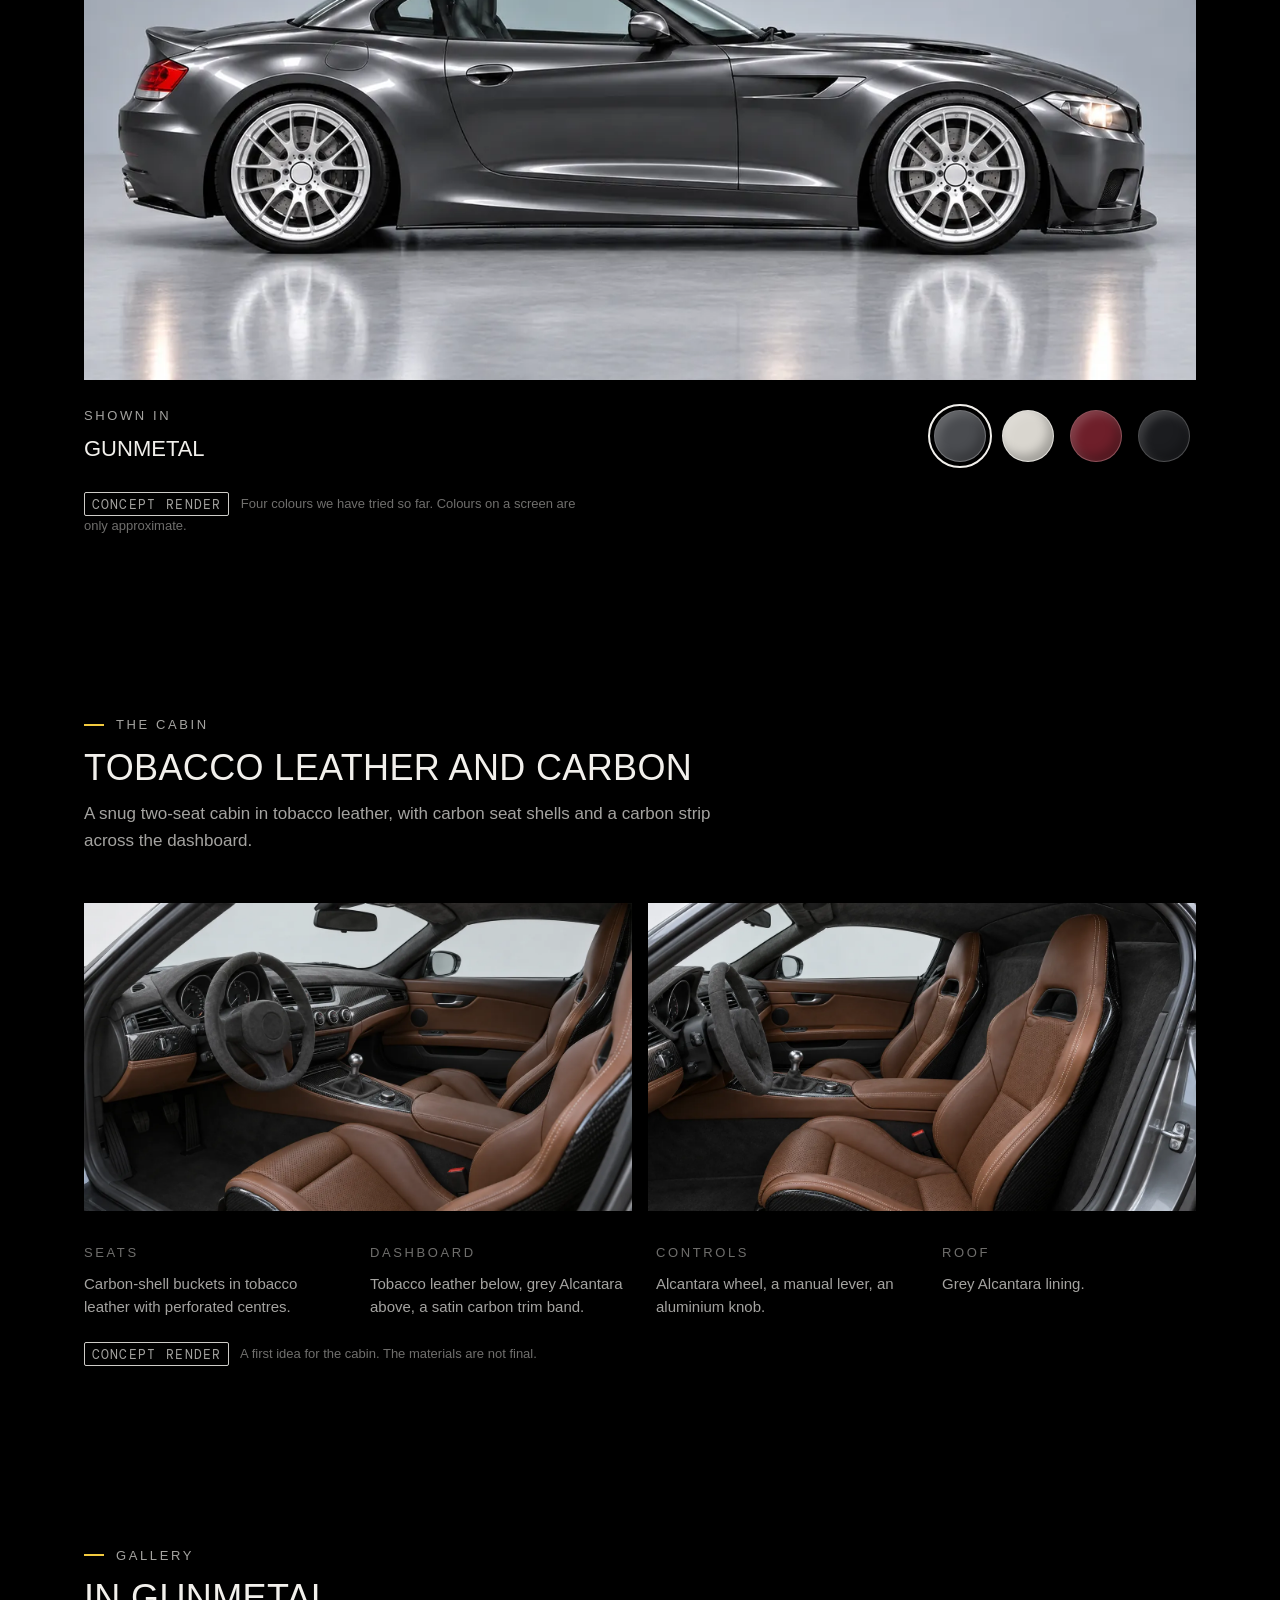
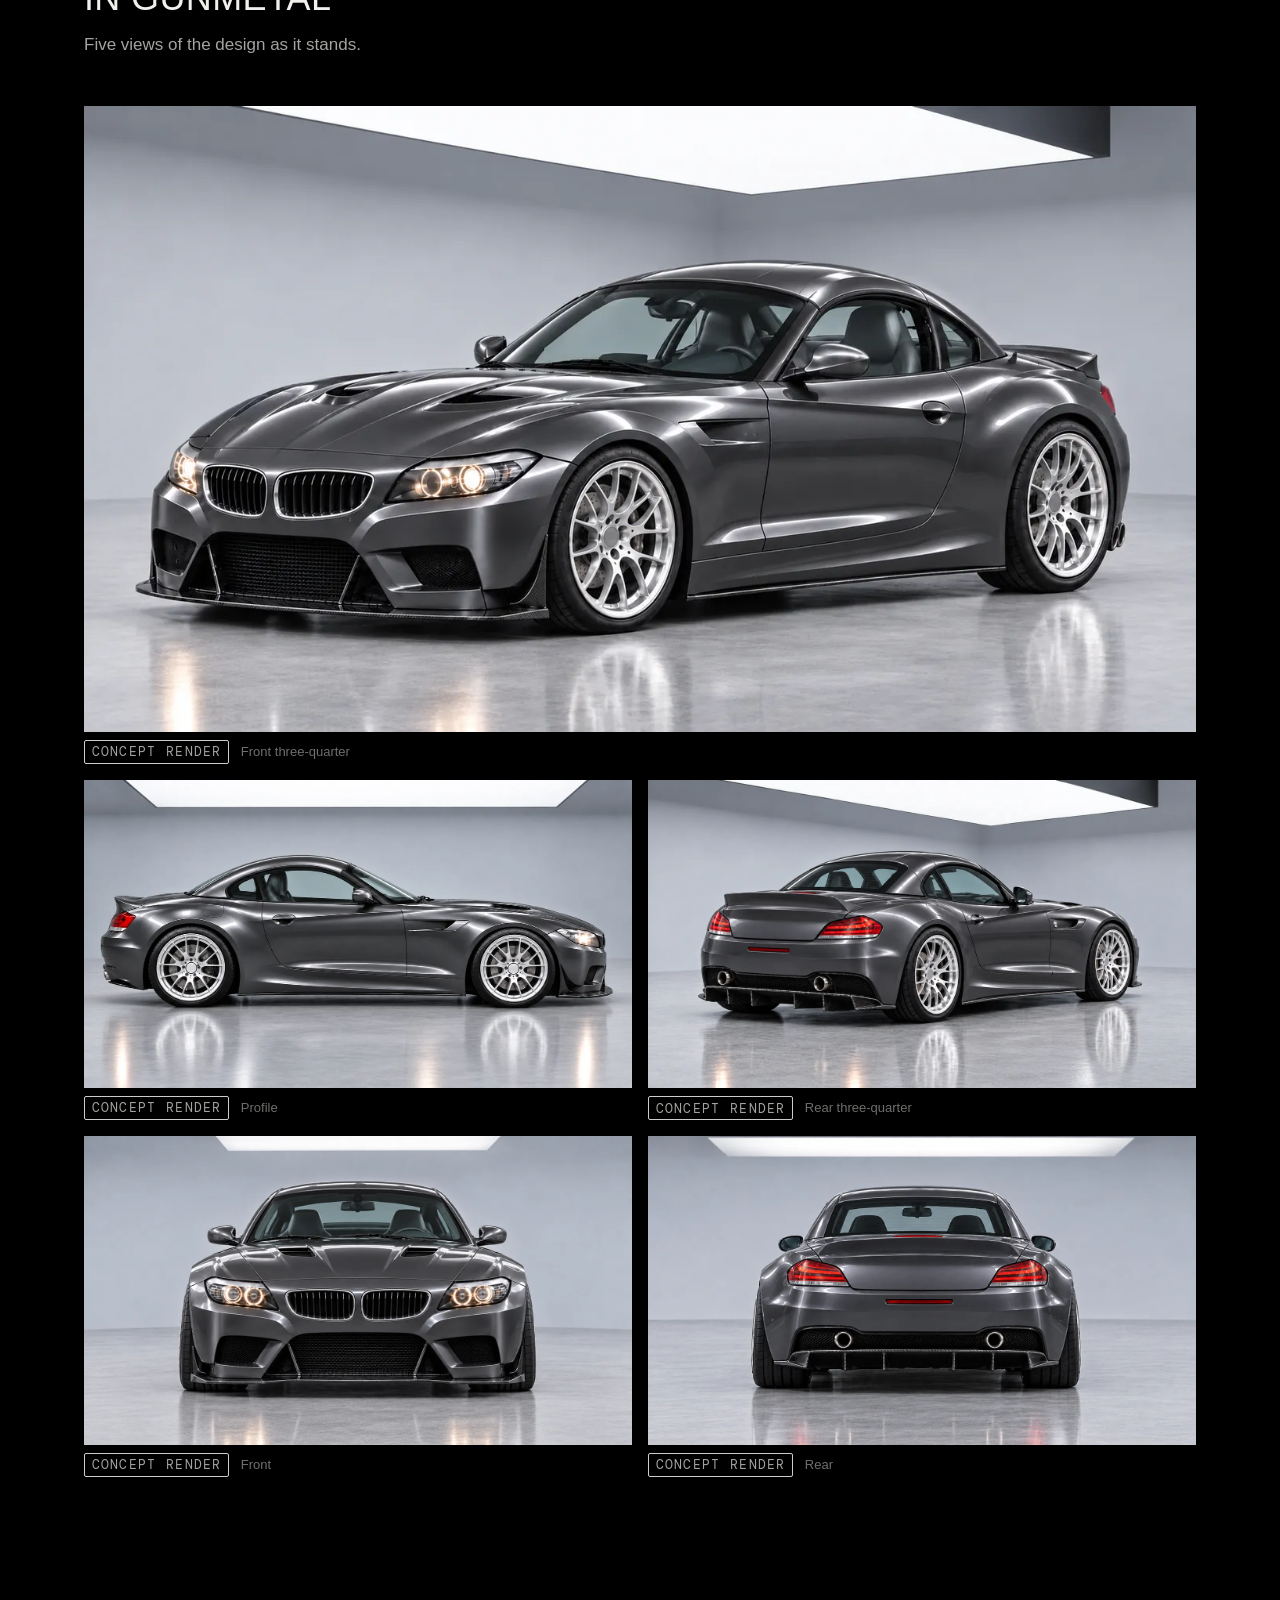
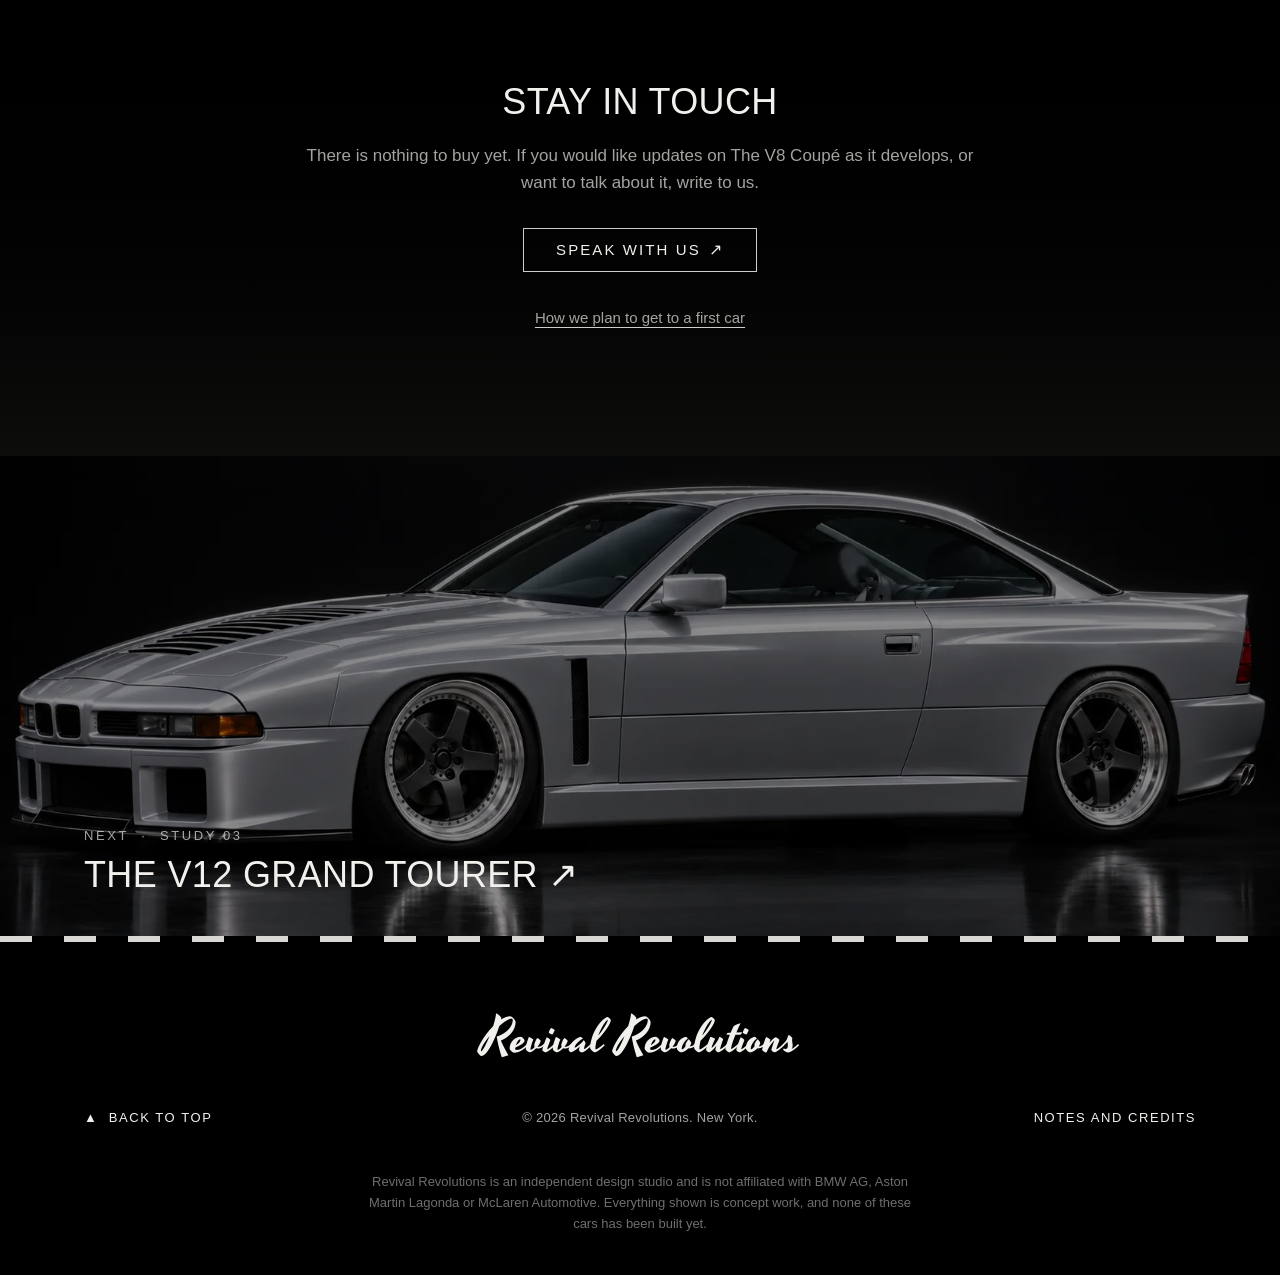
<file: v8-coupe.html>
<!doctype html>
<html lang="en">
<head>
<meta charset="utf-8">
<meta name="viewport" content="width=device-width, initial-scale=1">
<title>The V8 Coupé — Study 02, BMW Z4 (E89) — Revival Revolutions</title>
<meta name="description" content="The V8 Coupé is a BMW Z4 for the road with the look of the Z4 GT3 and a V8 under the bonnet. Renders, drawings and how far the design has got.">
<meta property="og:title" content="The V8 Coupé — Study 02, BMW Z4 (E89) — Revival Revolutions">
<meta property="og:description" content="The V8 Coupé is a BMW Z4 for the road with the look of the Z4 GT3 and a V8 under the bonnet. Renders, drawings and how far the design has got.">
<meta property="og:image" content="./assets/z4_hero.webp">
<meta name="theme-color" content="#000000">
<link rel="preconnect" href="https://api.fontshare.com">
<link rel="preconnect" href="https://cdn.fontshare.com" crossorigin>
<link rel="preconnect" href="https://fonts.googleapis.com">
<link rel="preconnect" href="https://fonts.gstatic.com" crossorigin>
<link href="https://api.fontshare.com/v2/css?f[]=panchang@400,500&display=swap" rel="stylesheet">
<link href="https://api.fontshare.com/v2/css?f[]=switzer@300,400,500,600&display=swap" rel="stylesheet">
<link rel="icon" href="./favicon.svg" type="image/svg+xml">
<link href="https://fonts.googleapis.com/css2?family=DM+Mono:wght@400;500&family=Yesteryear&display=swap" rel="stylesheet">
<link rel="stylesheet" href="./base.css">
<link rel="stylesheet" href="./style.css">
<script src="./app.js" defer></script>
</head>
<body>
<a class="skip" href="#main">Skip to content</a>
<header class="site-header">
<a class="brand" href="./index.html" aria-label="Revival Revolutions, home">Revival Revolutions</a>
<p class="race-clock" aria-hidden="true"><span class="rc-k">Elapsed</span><span class="rc-v" data-clock>00:00:00</span></p>
<button class="menu-btn" type="button" aria-expanded="false" aria-controls="menu" aria-label="Open menu"><span></span><span></span></button>
<span class="race-line" aria-hidden="true"><i data-race-line></i></span>
</header>
<nav class="menu" id="menu" aria-label="Main" aria-hidden="true"><ul><li><a href="./index.html"><small>00</small>Home</a></li><li><a href="./project-97.html"><small>01</small>Project 97</a></li><li><a href="./v8-coupe.html" aria-current="page"><small>02</small>The V8 Coupé</a></li><li><a href="./v12-grand-tourer.html"><small>03</small>The V12 Grand Tourer</a></li><li><a href="./gt1-road-car.html"><small>04</small>The GT1 Road Car</a></li><li><a href="./approach.html"><small>05</small>The plan</a></li><li><a href="./bespoke.html"><small>06</small>Your idea</a></li><li><a href="./contact.html"><small>07</small>Contact</a></li></ul></nav>
<nav class="dots" aria-label="Sections"><ol><li><a href="#top"><span>The V8 Coupé</span></a></li><li><a href="#brief"><span>Summary</span></a></li><li><a href="#heritage"><span>Background</span></a></li><li><a href="#drawings"><span>Drawings</span></a></li><li><a href="#details"><span>Details</span></a></li><li><a href="#technical"><span>Technical views</span></a></li><li><a href="#car"><span>The car</span></a></li><li><a href="#colour"><span>Colour</span></a></li><li><a href="#cabin"><span>The cabin</span></a></li><li><a href="#renders"><span>Gallery</span></a></li><li><a href="#follow"><span>Contact</span></a></li></ol></nav>
<main id="main">

<section class="p-hero" id="top">
<img src="./assets/z4_hero.webp" alt="V8 Coupé concept render: a gunmetal Z4 coupé with vented bonnet and wide arches in a dark studio" width="1672" height="941" fetchpriority="high">
<div class="p-hero-copy"><div class="wrap">
<p class="label"><span class="numpanel" aria-hidden="true">02</span>Study 02 &nbsp;·&nbsp; BMW Z4 (E89)</p>
<h1 class="display t-2xl">The V8 Coupé</h1>
<p class="spec">Proposed · S65 V8 · Manual</p>
<p class="cap kind-line"><span class="kind">Concept render</span> Nothing shown here has been built yet.</p>
</div></div>
</section>

<section class="intro"><div class="wrap"><p>Nicky Catsburg, who won Spa in one, still calls the Z4 GT3 his favourite racing car. We wanted to see it as a road car.</p></div></section>

<section class="sec-tight" id="brief" aria-labelledby="brief-h"><div class="wrap narrow">
<div class="sec-head"><p class="label">Summary</p><h2 class="display t-xl" id="brief-h">The short version</h2></div>
<dl class="spec-list brief rv"><div><dt>The racer</dt><dd>The Z4 GT3, which won the Dubai 24 Hours outright in 2011 and the Spa 24 Hours in 2015.</dd></div><div><dt>What we change</dt><dd>A vented bonnet, wider arches, a deeper front bumper, a small ducktail and a rear diffuser.</dd></div><div><dt>What it is for</dt><dd>A small two-seater with a V8 and three pedals.</dd></div><div><dt>Settled</dt><dd>Nothing yet. The V8 and the manual gearbox are what we would like to fit.</dd></div><div><dt>What exists</dt><dd>Renders, design drawings, and cabin and colour studies. No blueprint or engineering yet.</dd></div></dl>
</div></section>
<div class="bleed fade rv"><img src="./assets/z4_side.webp" alt="V8 Coupé concept render, side profile" width="1672" height="940" loading="lazy" decoding="async"></div>

<section class="sec" id="heritage"><div class="wrap">
<div class="sec-head"><p class="label">Background</p><h2 class="display t-xl">A customer racer with a famous voice</h2>
<p class="muted lede-s">These photographs show the original cars and were taken by other people. Each one is credited underneath.</p></div>
<div class="cols-3"><div class="rv"><figure><img src="./assets/h_z4_gt3_swe.webp" alt="A Z4 GT3 racing car on track at Anderstorp in 2012" width="1200" height="676" loading="lazy" decoding="async"><figcaption class="cap"><span class="kind">Reference photo</span> Z4 GT3, Swedish GT, Anderstorp 2012. Photo: <a href="https://commons.wikimedia.org/wiki/File:Martin_%C3%96hlin_BMW_Z4_GT3_Swedish_GT_Anderstorp_2012.jpg" target="_blank" rel="noopener noreferrer">Green Yoshi, CC BY-SA 3.0, Wikimedia Commons</a></figcaption></figure><p>BMW launched the Z4 GT3 in March 2010 for privateer teams, and it won in its first season in the FIA GT3 European Championship. In January 2011, Team Schubert took it to outright victory at the Dubai 24 Hours.</p></div><div class="rv"><figure><img src="./assets/h_z4_gt3_spa.webp" alt="The number 46 Z4 GT3 that won the 2015 24 Hours of Spa" width="1200" height="766" loading="lazy" decoding="async"><figcaption class="cap"><span class="kind">Reference photo</span> The #46 Z4 GT3, winner of the 2015 24 Hours of Spa. Photo: <a href="https://commons.wikimedia.org/wiki/File:BMW_Z4_GT3_Nr.46_Sieger_24h-Rennen_in_Spa_26.07.2015.jpg" target="_blank" rel="noopener noreferrer">Germi01, CC BY-SA 4.0, Wikimedia Commons</a></figcaption></figure><p>In 2015, on its last major appearance before the M6 GT3 replaced it, the number 46 Marc VDS car won the 24 Hours of Spa. Nicky Catsburg, one of its drivers, still calls it his favourite racing car, small and nimble, and loud and beautiful.</p></div><div class="rv"><figure><img src="./assets/h_z4_road.webp" alt="A standard E89 Z4 roadster" width="1200" height="714" loading="lazy" decoding="async"><figcaption class="cap"><span class="kind">Reference photo</span> The E89 road car the study starts from. Photo: <a href="https://commons.wikimedia.org/wiki/File:BMW_Z4_(E89)_front_20100815.jpg" target="_blank" rel="noopener noreferrer">M 93, attribution licence, Wikimedia Commons</a></figcaption></figure><p>BMW never sold a Z4 with a V8. In this study it gets one.</p></div></div>
<p class="label tl-head">Timeline</p>
<ol class="timeline"><li><span class="y">2010</span><span class="e">Launched; first wins in FIA GT3 Europe</span><span class="tag none" aria-hidden="true">—</span></li><li><span class="y">2011</span><span class="e">Outright victory, Dubai 24 Hours</span><span class="tag"><span class="p1">P1</span> Overall</span></li><li><span class="y">2015</span><span class="e">Outright victory, 24 Hours of Spa</span><span class="tag"><span class="p1">P1</span> Overall</span></li><li><span class="y">2016</span><span class="e">Succeeded by the M6 GT3</span><span class="tag none" aria-hidden="true">—</span></li></ol>
</div></section>

<section class="sec" id="drawings"><div class="wrap">
<div class="sec-head"><p class="label">Drawings</p><h2 class="display t-xl">Vents and width from the GT3</h2>
<p class="muted lede-s"><span class="kind">Concept drawings</span> These are made from the renders, so each line can be looked at without paint and reflections in the way.</p></div>
<div style="display:grid;gap:clamp(var(--space-12),7vw,var(--space-24))"><div class="draw-grid rv"><figure><img src="./assets/c_z4_front34.webp" alt="Design drawing of the V8 Coupé, front three-quarter view" width="1535" height="1025" loading="lazy" decoding="async"></figure><div><h3>Long bonnet, short tail</h3><p>The bonnet gets a central bulge and vents, the arches are wider, and the front bumper has the larger openings the race car needed for cooling.</p></div></div><div class="draw-grid flip rv"><figure><img src="./assets/c_z4_rear34.webp" alt="Design drawing of the V8 Coupé, rear three-quarter view" width="1536" height="1024" loading="lazy" decoding="async"></figure><div><h3>From the rear</h3><p>The wider arches carry on to the tail, where a diffuser sits either side of the exhausts.</p></div></div></div>
</div></section>

<section class="sec" id="details"><div class="wrap" style="display:grid;gap:clamp(var(--space-16),8vw,var(--space-24))"><div class="rv"><div class="sec-head"><p class="label">Details</p><h2 class="display t-xl">Up close</h2></div><figure class="sheet"><img src="./assets/d_z4_det.webp" alt="Detail drawings of the V8 Coupé" width="1500" height="1002" loading="lazy" decoding="async"></figure><dl class="legend"><div><dt>Top left</dt><dd>Bonnet with a central power bulge and heat-extraction vents.</dd></div><div><dt>Top right</dt><dd>Widened front arch over a multi-spoke wheel.</dd></div><div><dt>Bottom left</dt><dd>Front bumper intakes and splitter.</dd></div><div><dt>Bottom right</dt><dd>Rear diffuser framing the exhausts.</dd></div></dl></div></div></section>

<section class="sec" id="technical"><div class="wrap">
<div class="sec-head"><p class="label">Technical views</p><h2 class="display t-xl">On the standard Z4 wheelbase</h2></div>
<div class="bp-grid">
<div class="rv">
<figure><img src="./assets/t_z4_side.webp" alt="Side elevation line drawing of The V8 Coupé with the donor car wheelbase, length and height marked" width="1500" height="655" loading="lazy" decoding="async"></figure>
<div class="tech-pair">
<figure><img src="./assets/t_z4_front.webp" alt="Front elevation line drawing of The V8 Coupé with the donor car width marked" width="1302" height="894" loading="lazy" decoding="async"></figure>
<figure><img src="./assets/t_z4_rear.webp" alt="Rear elevation line drawing of The V8 Coupé with the donor car width marked" width="1164" height="826" loading="lazy" decoding="async"></figure>
</div>
</div>
<div class="rv">
<table class="dim">
<thead><tr><th scope="col">Millimetres</th><th scope="col">Standard Z4 (E89)</th><th scope="col">This study</th></tr></thead>
<tbody><tr><td>Length</td><td>4,239</td><td>Not set yet</td></tr><tr><td>Width</td><td>1,790</td><td>Wider at the arches</td></tr><tr><td>Height</td><td>1,291</td><td>Not set yet</td></tr><tr><td>Wheelbase</td><td>2,496</td><td>2,496</td></tr></tbody></table>
<ol class="keylist"><li>Bonnet with central bulge and vents</li><li>Wider front and rear arches</li><li>Deeper front bumper and splitter</li><li>Ducktail lip on the boot lid</li><li>Rear diffuser framing two exhausts</li></ol>
<p class="cap" style="margin-top:var(--space-6)"><span class="kind">Concept drawing</span> Standard-car dimensions from <a href="https://www.auto-data.net/en/bmw-z4-e89-35i-306hp-sdrive-17329" target="_blank" rel="noopener noreferrer">auto-data.net</a>. These views are traced from the renders and are not to scale, and we have not set our own dimensions yet.</p>
</div>
</div>
</div></section>

<section class="sec" id="car"><div class="wrap car-grid">
<div class="rv">
<p class="label">The car</p>
<h2 class="display t-xl" style="margin-top:var(--space-3)">A V8 in a small coupé</h2>
<p class="muted" style="margin-top:var(--space-6)">The GT3 car ran a racing V8 developed from the M3&#x27;s S65. We would like to fit the road version of that engine with a manual gearbox, in a body that takes its vents and its width from the race car.</p>
<dl class="spec-list"><div><dt>Engine</dt><dd>S65 V8, road specification</dd></div><div><dt>Gearbox</dt><dd>Manual</dd></div><div><dt>Body</dt><dd>Racing-inspired package: bonnet, arches, bumpers, diffuser</dd></div><div><dt>Priorities</dt><dd>Low weight, quick response and the sound of the V8</dd></div></dl>
<p class="cap" style="margin-top:var(--space-4)">This is what we would like to build. There are no power, weight or performance figures yet because the engineering has not been done.</p>
</div>
<div class="rv">
<p class="label">Settled</p>
<ul class="yours"><li>Nothing yet. This study comes after Project 97.</li></ul>
<p class="label" style="margin-top:var(--space-10)">Still to work out</p>
<ul class="yours"><li>Which Z4 to start from. It is drawn here on the E89, and we are also considering the earlier E86 coupé.</li><li>Whether the S65 V8 and a manual gearbox will fit</li><li>How the body is made</li><li>Every dimension except the wheelbase</li><li>Weight, performance and cost</li></ul>
</div>
</div></section>

<section class="sec" id="colour"><div class="wrap">
<div class="sec-head"><p class="label">Colour</p><h2 class="display t-xl">In four colours</h2></div>
<div class="colour rv" data-colour>
<div class="colour-stage"><img src="./assets/r_z4_side.webp" alt="The V8 Coupé concept render in gunmetal grey, side profile" width="1400" height="787" class="on" loading="lazy" decoding="async"><img src="./assets/col_z4_chalk.webp" alt="The V8 Coupé concept render in chalk white, side profile" width="1400" height="787" loading="lazy" decoding="async"><img src="./assets/col_z4_oxblood.webp" alt="The V8 Coupé concept render in oxblood red, side profile" width="1400" height="787" loading="lazy" decoding="async"><img src="./assets/col_z4_midnight.webp" alt="The V8 Coupé concept render in midnight black, side profile" width="1400" height="787" loading="lazy" decoding="async"></div>
<div class="colour-bar">
<p class="colour-name"><span class="label">Shown in</span><span data-colour-name aria-live="polite">Gunmetal</span></p>
<div class="colour-swatches" role="group" aria-label="Paint colour"><button type="button" class="chip" style="background:#4A4C50" aria-pressed="true" aria-label="Gunmetal" title="Gunmetal" data-name="Gunmetal"></button><button type="button" class="chip" style="background:#D9D6CF" aria-pressed="false" aria-label="Chalk" title="Chalk" data-name="Chalk"></button><button type="button" class="chip" style="background:#6E1F2A" aria-pressed="false" aria-label="Oxblood" title="Oxblood" data-name="Oxblood"></button><button type="button" class="chip" style="background:#1B1C1F" aria-pressed="false" aria-label="Midnight" title="Midnight" data-name="Midnight"></button></div>
</div>
<p class="cap"><span class="kind">Concept render</span> Four colours we have tried so far. Colours on a screen are only approximate.</p>
</div>
</div></section>

<section class="sec" id="cabin"><div class="wrap">
<div class="sec-head"><p class="label">The cabin</p><h2 class="display t-xl">Tobacco leather and carbon</h2><p class="muted">A snug two-seat cabin in tobacco leather, with carbon seat shells and a carbon strip across the dashboard.</p></div>
<div class="pair rv">
<figure><img src="./assets/int_z4_a.webp" alt="The V8 Coupé cabin proposal, seen from the driver&#x27;s door" width="1400" height="788" loading="lazy" decoding="async"></figure>
<figure><img src="./assets/int_z4_b.webp" alt="The V8 Coupé cabin proposal, the seats seen from the passenger door" width="1400" height="788" loading="lazy" decoding="async"></figure>
</div>
<dl class="legend"><div><dt>Seats</dt><dd>Carbon-shell buckets in tobacco leather with perforated centres.</dd></div><div><dt>Dashboard</dt><dd>Tobacco leather below, grey Alcantara above, a satin carbon trim band.</dd></div><div><dt>Controls</dt><dd>Alcantara wheel, a manual lever, an aluminium knob.</dd></div><div><dt>Roof</dt><dd>Grey Alcantara lining.</dd></div></dl>
<p class="cap" style="margin-top:var(--space-6)"><span class="kind">Concept render</span> A first idea for the cabin. The materials are not final.</p>
</div></section>

<section class="sec" id="renders"><div class="wrap">
<div class="sec-head"><p class="label">Gallery</p><h2 class="display t-xl">In gunmetal</h2><p class="muted">Five views of the design as it stands.</p></div>
<div class="gallery lead"><figure class="rv"><img src="./assets/r_z4_f34.webp" alt="The V8 Coupé concept render, front three-quarter" width="1400" height="788" loading="lazy" decoding="async"><figcaption class="cap"><span class="kind">Concept render</span> Front three-quarter</figcaption></figure><figure class="rv"><img src="./assets/r_z4_side.webp" alt="The V8 Coupé concept render, profile" width="1400" height="787" loading="lazy" decoding="async"><figcaption class="cap"><span class="kind">Concept render</span> Profile</figcaption></figure><figure class="rv"><img src="./assets/r_z4_r34.webp" alt="The V8 Coupé concept render, rear three-quarter" width="1400" height="788" loading="lazy" decoding="async"><figcaption class="cap"><span class="kind">Concept render</span> Rear three-quarter</figcaption></figure><figure class="rv"><img src="./assets/r_z4_front.webp" alt="The V8 Coupé concept render, front" width="1400" height="788" loading="lazy" decoding="async"><figcaption class="cap"><span class="kind">Concept render</span> Front</figcaption></figure><figure class="rv"><img src="./assets/r_z4_rear.webp" alt="The V8 Coupé concept render, rear" width="1400" height="788" loading="lazy" decoding="async"><figcaption class="cap"><span class="kind">Concept render</span> Rear</figcaption></figure></div>
</div></section>

<section class="closing" id="follow"><div class="wrap">
<h2 class="display t-xl">Stay in touch</h2>
<p>There is nothing to buy yet. If you would like updates on The V8 Coupé as it develops, or want to talk about it, write to us.</p>
<a class="btn" href="./contact.html">Speak with us <span class="arr" aria-hidden="true">↗</span></a>
<p style="margin-top:var(--space-6);margin-bottom:0"><a class="textlink" href="./approach.html">How we plan to get to a first car</a></p>
</div></section>

<a class="next-link" href="./v12-grand-tourer.html" aria-label="Next study: The V12 Grand Tourer">
<img src="./assets/e31_side.webp" alt="" width="1671" height="941" loading="lazy" decoding="async">
<div class="next-copy"><div class="wrap"><p class="label">Next &nbsp;·&nbsp; Study 03</p><p class="display t-xl">The V12 Grand Tourer <span class="arr" aria-hidden="true">↗</span></p></div></div>
</a>

</main>
<footer class="site-footer">
<div class="kerb" aria-hidden="true"></div>
<div class="wrap">
<div class="foot-mark script" aria-hidden="true">Revival Revolutions</div>
<div class="foot-row">
<div><a href="#main">▲&nbsp; Back to top</a></div>
<p>© 2026 Revival Revolutions. New York.</p>
<div><a href="./credits.html">Notes and credits</a></div>
</div>
<p class="foot-legal">Revival Revolutions is an independent design studio and is not affiliated with BMW AG, Aston Martin Lagonda or McLaren Automotive. Everything shown is concept work, and none of these cars has been built yet.</p>
</div>
</footer>
</body>
</html>
</file>
<file: base.css>
/* base.css */
*,
*::before,
*::after {
  box-sizing: border-box;
  margin: 0;
  padding: 0;
}

html {
  -moz-text-size-adjust: none;
  -webkit-text-size-adjust: none;
  text-size-adjust: none;
  -webkit-font-smoothing: antialiased;
  -moz-osx-font-smoothing: grayscale;
  text-rendering: optimizeLegibility;
  scroll-behavior: smooth;
  hanging-punctuation: first last;
  scroll-padding-top: var(--space-16);
}

body {
  min-height: 100dvh;
  line-height: 1.6;
  font-family: var(--font-body, sans-serif);
  font-size: var(--text-base);
  color: var(--color-text);
  background-color: var(--color-bg);
}

img,
picture,
video,
canvas,
svg {
  display: block;
  max-width: 100%;
  height: auto;
}
ul[role='list'],
ol[role='list'] {
  list-style: none;
}
input,
button,
textarea,
select {
  font: inherit;
  color: inherit;
}

h1,
h2,
h3,
h4,
h5,
h6 {
  text-wrap: balance;
  line-height: 1.15;
}
p,
li,
figcaption {
  text-wrap: pretty;
  max-width: 72ch;
}

::selection {
  background: oklch(from var(--color-primary) l c h / 0.25);
  color: var(--color-text);
}

:focus-visible {
  outline: 2px solid var(--color-primary);
  outline-offset: 3px;
  border-radius: var(--radius-sm);
}

@media (prefers-reduced-motion: reduce) {
  *,
  *::before,
  *::after {
    animation-duration: 0.01ms !important;
    animation-iteration-count: 1 !important;
    transition-duration: 0.01ms !important;
    scroll-behavior: auto !important;
  }
}

button {
  cursor: pointer;
  background: none;
  border: none;
}
table {
  border-collapse: collapse;
  width: 100%;
}

/* Interactive elements: animate hover/focus transitions.
   Only clickable elements get hover states — see `shared/03-motion.md`.
   Never add :hover styles to non-interactive elements. */
a,
button,
[role='button'],
[role='link'],
input,
textarea,
select {
  transition:
    color var(--transition-interactive),
    background var(--transition-interactive),
    border-color var(--transition-interactive),
    box-shadow var(--transition-interactive);
}

.sr-only {
  position: absolute;
  width: 1px;
  height: 1px;
  padding: 0;
  margin: -1px;
  overflow: hidden;
  clip: rect(0, 0, 0, 0);
  white-space: nowrap;
  border-width: 0;
}
</file>
<file: style.css>
/* Revival Revolutions — tokens + components */
:root {
  --text-xs: clamp(0.75rem, 0.72rem + 0.15vw, 0.8125rem);
  --text-sm: clamp(0.875rem, 0.84rem + 0.2vw, 0.9375rem);
  --text-base: clamp(1rem, 0.96rem + 0.2vw, 1.0625rem);
  --text-lg: clamp(1.125rem, 1rem + 0.6vw, 1.375rem);
  --text-xl: clamp(1.5rem, 1.15rem + 1.5vw, 2.25rem);
  --text-2xl: clamp(1.75rem, 1rem + 3vw, 3.25rem);
  --text-script: clamp(2.5rem, 1rem + 6.4vw, 5.5rem);

  --space-1: 0.25rem; --space-2: 0.5rem; --space-3: 0.75rem; --space-4: 1rem;
  --space-5: 1.25rem; --space-6: 1.5rem; --space-8: 2rem; --space-10: 2.5rem;
  --space-12: 3rem; --space-16: 4rem; --space-20: 5rem; --space-24: 6rem; --space-32: 8rem;

  --color-bg: oklch(0 0 0);
  --color-surface: oklch(0.16 0.002 90);
  --color-surface-2: oklch(0.21 0.002 90);
  --color-text: oklch(0.955 0.006 90);
  --color-text-muted: oklch(0.955 0.006 90 / 0.68);
  --color-text-faint: oklch(0.955 0.006 90 / 0.46);
  --color-line: oklch(0.955 0.006 90 / 0.16);
  --color-line-strong: oklch(0.955 0.006 90 / 0.85);
  --color-primary: oklch(0.955 0.006 90);
  --color-paper: oklch(0.955 0.012 110);
  --color-ink: oklch(0.2 0.004 90);
  --color-ink-muted: oklch(0.2 0.004 90 / 0.7);

  --font-display: 'Panchang', 'Arial Black', sans-serif;
  --font-body: 'Switzer', 'Helvetica Neue', sans-serif;
  --font-script: 'Yesteryear', 'Brush Script MT', cursive;
  --font-mono: 'DM Mono', ui-monospace, 'SF Mono', Menlo, Consolas, monospace;
  --color-accent: oklch(0.85 0.155 92); /* headlamp yellow, used sparingly */

  --radius-sm: 2px;
  --transition-interactive: 180ms cubic-bezier(0.16, 1, 0.3, 1);
  --ease: cubic-bezier(0.16, 1, 0.3, 1);
  --gutter: clamp(var(--space-5), 5vw, var(--space-20));
  --content-narrow: 640px; --content-default: 960px; --content-wide: 1240px;
  --header-h: 3.25rem;
}

@view-transition { navigation: auto; }

html { scroll-padding-top: calc(var(--header-h) + var(--space-4)); background: var(--color-bg); }
body { font-weight: 400; overflow-x: hidden; }
a { color: inherit; text-decoration: none; }
h1, h2, h3 { font-weight: 500; }

.skip { position: absolute; left: var(--space-4); top: -4rem; z-index: 100; background: var(--color-text); color: var(--color-bg); padding: var(--space-3) var(--space-4); }
.skip:focus { top: var(--space-4); }

.wrap { width: 100%; max-width: var(--content-wide); margin-inline: auto; padding-inline: var(--gutter); }
.narrow { max-width: calc(var(--content-default) + 2 * var(--gutter)); }

.display { font-family: var(--font-display); text-transform: uppercase; letter-spacing: 0.01em; line-height: 1.12; font-weight: 500; }
.t-2xl { font-size: var(--text-2xl); }
.t-xl { font-size: var(--text-xl); }
.label { font-size: var(--text-xs); font-weight: 500; letter-spacing: 0.2em; text-transform: uppercase; color: var(--color-text-muted); }
.lede { font-size: var(--text-lg); line-height: 1.5; font-weight: 300; }
.muted { color: var(--color-text-muted); }
.script { font-family: var(--font-script); font-weight: 400; text-transform: none; letter-spacing: 0; line-height: 1; }
.prose p + p { margin-top: var(--space-5); }
.prose strong { font-weight: 600; }
.cap { font-size: var(--text-xs); line-height: 1.5; color: var(--color-text-faint); margin-top: var(--space-2); }
.cap a { text-decoration: underline; text-underline-offset: 2px; }
.cap a:hover { color: var(--color-text); }

/* Buttons */
.btn { display: inline-flex; align-items: center; justify-content: center; gap: var(--space-2); min-height: 2.75rem; padding: var(--space-2) var(--space-8); border: 1px solid var(--color-line-strong); font-size: var(--text-sm); font-weight: 500; letter-spacing: 0.14em; text-transform: uppercase; white-space: nowrap; }
.btn:hover, .btn:focus-visible { background: var(--color-text); color: var(--color-bg); }
.btn:active { opacity: 0.8; }
.btn .arr { font-size: 1.05em; transform: translateY(-1px); }
.on-paper .btn { border-color: var(--color-ink); }
.on-paper .btn:hover { background: var(--color-ink); color: var(--color-paper); }

/* Header */
.site-header { position: fixed; inset: 0 0 auto 0; height: var(--header-h); z-index: 50; display: grid; grid-template-columns: 1fr auto 1fr; align-items: center; padding-inline: clamp(var(--space-4), 3vw, var(--space-12)); background: oklch(0 0 0 / 0); transition: background 300ms var(--ease); }
.site-header.solid { background: oklch(0 0 0 / 0.86); backdrop-filter: blur(10px); -webkit-backdrop-filter: blur(10px); }
.brand { grid-column: 2; font-family: var(--font-script); font-size: 1.5rem; line-height: 1; padding: var(--space-2) var(--space-3); white-space: nowrap; }
.menu-btn { grid-column: 3; justify-self: end; width: 2.75rem; height: 2.75rem; display: grid; place-content: center; gap: 7px; }
.menu-btn span { display: block; width: 28px; height: 2px; background: var(--color-text); transition: transform 300ms var(--ease); }
.menu-open .menu-btn span:first-child { transform: translateY(4.5px) rotate(45deg); }
.menu-open .menu-btn span:last-child { transform: translateY(-4.5px) rotate(-45deg); }

.menu { position: fixed; inset: 0; z-index: 40; background: #000; display: grid; align-content: center; padding: calc(var(--header-h) + var(--space-8)) var(--gutter) var(--space-12); opacity: 0; visibility: hidden; transition: opacity 300ms var(--ease), visibility 0s linear 300ms; overflow-y: auto; }
.menu-open .menu { opacity: 1; visibility: visible; transition: opacity 300ms var(--ease); }
.menu ul { list-style: none; display: grid; gap: clamp(var(--space-3), 2.2vh, var(--space-6)); max-width: var(--content-wide); margin-inline: auto; width: 100%; }
.menu a { display: inline-flex; align-items: baseline; gap: var(--space-4); font-family: var(--font-display); text-transform: uppercase; font-size: clamp(1.5rem, 0.9rem + 2.2vw, 2.5rem); font-weight: 400; line-height: 1.15; color: var(--color-text-muted); padding-block: var(--space-1); }
.menu a small { font-family: var(--font-body); font-size: var(--text-xs); letter-spacing: 0.2em; color: var(--color-text-faint); min-width: 2.2em; }
.menu a:hover, .menu a:focus-visible, .menu a[aria-current='page'] { color: var(--color-text); }

/* Home hero */
.hero { position: relative; height: clamp(34rem, 100vh, 72rem); height: clamp(34rem, 100svh, 72rem); overflow: hidden; background: #000; }
.hero-slides { position: absolute; inset: 0; }
.hero-video { position: absolute; left: 50%; top: 46%; translate: -50% -52%; width: min(104%, 185svh, 133rem); max-width: none; height: auto; -webkit-mask-image: linear-gradient(180deg, transparent 0%, transparent 5%, #000 24%, #000 84%, transparent 100%), linear-gradient(90deg, transparent 0%, #000 5%, #000 95%, transparent 100%); mask-image: linear-gradient(180deg, transparent 0%, transparent 5%, #000 24%, #000 84%, transparent 100%), linear-gradient(90deg, transparent 0%, #000 5%, #000 95%, transparent 100%); -webkit-mask-composite: source-in; mask-composite: intersect; }
@media (max-aspect-ratio: 1/1) {
  .hero { height: clamp(30rem, 74vh, 44rem); }
  .hero-video { top: 42%; width: 108%; }
}
.hero-toggle { position: absolute; right: var(--gutter); bottom: clamp(var(--space-4), 3vh, var(--space-8)); z-index: 3; min-height: 2.75rem; min-width: 2.75rem; padding: 0 var(--space-2); font-size: var(--text-xs); font-weight: 500; letter-spacing: 0.2em; text-transform: uppercase; color: var(--color-text-muted); }
.hero-toggle:hover, .hero-toggle:focus-visible { color: var(--color-text); }
@media (max-width: 700px) { .hero-toggle { left: 0; right: 0; bottom: var(--space-2); margin-inline: auto; width: max-content; } .hero-copy { bottom: var(--space-16); } }
.hero::after { content: ''; position: absolute; inset: 0; background: linear-gradient(180deg, oklch(0 0 0 / 0.5) 0%, oklch(0 0 0 / 0) 22%, oklch(0 0 0 / 0) 50%, oklch(0 0 0 / 0.78) 86%, #000 100%); }
.hero-copy { position: absolute; inset: auto 0 clamp(var(--space-8), 6vh, var(--space-16)) 0; z-index: 2; text-align: center; padding-inline: var(--gutter); }
.hero-copy h1 { font-size: var(--text-script); }
.hero-copy p { margin: var(--space-4) auto 0; font-size: var(--text-sm); font-weight: 500; letter-spacing: 0.2em; text-transform: uppercase; }

/* Home carousel */
.showcase { padding-block: clamp(var(--space-16), 9vw, var(--space-32)) var(--space-12); }
.show-head { display: grid; gap: var(--space-5); min-height: 13.5rem; align-content: start; }
.show-head .spec { font-size: var(--text-sm); font-weight: 500; letter-spacing: 0.16em; text-transform: uppercase; }
.show-head .btn { justify-self: start; margin-top: var(--space-3); }
.stage { position: relative; margin-top: var(--space-4); }
.stage-frames { position: relative; aspect-ratio: 16 / 7.4; overflow: hidden; }
.stage-frames img { position: absolute; inset: 0; width: 100%; height: 100%; object-fit: cover; object-position: 50% 62%; opacity: 0; transition: opacity 700ms var(--ease); }
.stage-frames img.on { opacity: 1; }
.stage-frames::after { content: ''; position: absolute; inset: 0; pointer-events: none; background: linear-gradient(180deg, #000 0%, oklch(0 0 0 / 0) 16%, oklch(0 0 0 / 0) 80%, #000 100%), linear-gradient(90deg, #000 0%, oklch(0 0 0 / 0) 12%, oklch(0 0 0 / 0) 88%, #000 100%); }
.arrow { position: absolute; top: 50%; translate: 0 -50%; z-index: 3; width: 3rem; height: 3rem; display: grid; place-content: center; color: var(--color-text); }
.arrow svg { width: 2.25rem; height: 2.25rem; }
.arrow.prev { left: var(--gutter); } .arrow.next { right: var(--gutter); }
.arrow:hover { opacity: 0.6; } .arrow:active { opacity: 0.4; }
.show-foot { display: flex; justify-content: space-between; align-items: center; gap: var(--space-4); margin-top: var(--space-6); }
.count { font-variant-numeric: tabular-nums; }
.note-line { text-align: center; margin: var(--space-12) auto 0; }

/* Home about */
.about { padding-block: clamp(var(--space-16), 8vw, var(--space-32)); background: linear-gradient(180deg, #000 0%, var(--color-surface) 100%); }
.about-grid { display: grid; gap: var(--space-10); grid-template-columns: 1fr; align-items: start; }
.about-grid .btn { margin-top: var(--space-8); }
.sig { margin-top: var(--space-4); font-size: var(--text-base); }
@media (min-width: 860px) { .about-grid { grid-template-columns: 5fr 7fr; gap: clamp(var(--space-10), 6vw, var(--space-24)); } }

/* Footer */
.site-footer { padding-block: var(--space-20) var(--space-10); background: #000; }
.foot-mark { text-align: center; font-size: clamp(2rem, 1.4rem + 2vw, 3rem); }
.foot-row { display: grid; gap: var(--space-4); margin-top: var(--space-8); align-items: center; text-align: center; font-size: var(--text-xs); letter-spacing: 0.12em; text-transform: uppercase; }
.foot-row a { padding-block: var(--space-3); display: inline-block; }
.foot-row a:hover { color: var(--color-text-muted); }
.foot-row p { margin-inline: auto; text-transform: none; letter-spacing: 0.02em; color: var(--color-text-muted); }
.foot-legal { margin: var(--space-8) auto 0; text-align: center; font-size: var(--text-xs); color: var(--color-text-faint); max-width: 78ch; }
@media (min-width: 860px) { .foot-row { grid-template-columns: 1fr 2fr 1fr; } .foot-row > :first-child { text-align: left; } .foot-row > :last-child { text-align: right; } }

/* Project pages */
.p-hero { position: relative; height: clamp(30rem, 88vh, 62rem); overflow: hidden; }
.p-hero > img { position: absolute; inset: 0; width: 100%; height: 100%; object-fit: cover; object-position: 50% 58%; }
.p-hero::after { content: ''; position: absolute; inset: 0; background: linear-gradient(180deg, oklch(0 0 0 / 0.45) 0%, oklch(0 0 0 / 0) 20%, oklch(0 0 0 / 0) 48%, oklch(0 0 0 / 0.9) 100%); }
.p-hero-copy { position: absolute; inset: auto 0 clamp(var(--space-8), 6vh, var(--space-16)) 0; z-index: 2; }
.p-hero-copy h1 { margin-top: var(--space-3); }
.p-hero-copy .spec { margin-top: var(--space-4); font-size: var(--text-sm); font-weight: 500; letter-spacing: 0.16em; text-transform: uppercase; }

.sec { padding-block: clamp(var(--space-12), 7vw, var(--space-24)); }
.sec-tight { padding-block: clamp(var(--space-8), 4vw, var(--space-16)); }
.sec-head { display: grid; gap: var(--space-3); margin-bottom: clamp(var(--space-8), 4vw, var(--space-12)); }
.intro { text-align: center; padding-block: clamp(var(--space-16), 8vw, var(--space-32)) var(--space-8); }
.intro p { margin-inline: auto; max-width: 34ch; font-size: var(--text-xl); font-weight: 300; line-height: 1.3; }
.bleed { position: relative; }
.bleed img { width: 100%; }
.bleed.fade::after { content: ''; position: absolute; inset: 0; pointer-events: none; background: linear-gradient(180deg, #000 0%, oklch(0 0 0 / 0) 14%, oklch(0 0 0 / 0) 86%, #000 100%); }

.cols-3 { display: grid; gap: var(--space-10); grid-template-columns: 1fr; }
@media (min-width: 860px) { .cols-3 { grid-template-columns: repeat(3, 1fr); gap: clamp(var(--space-6), 3vw, var(--space-12)); } }
.cols-3 figure img { width: 100%; aspect-ratio: 3 / 2; object-fit: cover; }
.cols-3 p { margin-top: var(--space-5); color: var(--color-text-muted); }

.timeline { list-style: none; display: grid; gap: 0; margin-top: clamp(var(--space-10), 5vw, var(--space-16)); border-top: 1px solid var(--color-line); }
.timeline li { display: grid; grid-template-columns: 5.5rem 1fr; gap: var(--space-4); padding-block: var(--space-4); border-bottom: 1px solid var(--color-line); max-width: none; align-items: baseline; }
.timeline .y { font-family: var(--font-display); font-size: var(--text-sm); letter-spacing: 0.04em; }
.timeline .e { color: var(--color-text-muted); }

.draw-grid { display: grid; gap: var(--space-8); grid-template-columns: 1fr; align-items: center; }
@media (min-width: 860px) { .draw-grid { grid-template-columns: 7fr 4fr; gap: clamp(var(--space-8), 5vw, var(--space-20)); } .draw-grid.flip { grid-template-columns: 4fr 7fr; } .draw-grid.flip > :first-child { order: 2; } }
.draw-grid h3 { font-size: var(--text-lg); font-weight: 500; margin-bottom: var(--space-3); }
.draw-grid p { color: var(--color-text-muted); }
.pair { display: grid; gap: var(--space-4); grid-template-columns: 1fr; }
@media (min-width: 640px) { .pair { grid-template-columns: 1fr 1fr; } }

.sheet { background: var(--color-paper); }
.sheet img { width: 100%; }
.legend { display: grid; gap: var(--space-6) var(--space-8); grid-template-columns: 1fr; margin-top: var(--space-8); }
@media (min-width: 640px) { .legend { grid-template-columns: 1fr 1fr; } }
@media (min-width: 1000px) { .legend { grid-template-columns: repeat(4, 1fr); } }
.legend dt { font-size: var(--text-xs); font-weight: 500; letter-spacing: 0.2em; text-transform: uppercase; color: var(--color-text-faint); }
.legend dd { margin-top: var(--space-2); color: var(--color-text-muted); font-size: var(--text-sm); line-height: 1.55; }
.sheet-split { display: grid; gap: var(--space-8); grid-template-columns: 1fr; align-items: start; }
@media (min-width: 860px) { .sheet-split { grid-template-columns: 1fr 1fr; gap: clamp(var(--space-8), 5vw, var(--space-16)); } .sheet-split .legend { grid-template-columns: 1fr; margin-top: 0; } }

.dim { font-variant-numeric: tabular-nums; font-size: var(--text-sm); }
.dim th, .dim td { text-align: right; padding: var(--space-3) 0 var(--space-3) var(--space-4); border-bottom: 1px solid var(--color-line); font-weight: 400; }
.dim th:first-child, .dim td:first-child { text-align: left; padding-left: 0; color: var(--color-text-muted); }
.dim thead th { font-size: var(--text-xs); letter-spacing: 0.16em; text-transform: uppercase; color: var(--color-text-faint); }
.keylist { list-style: none; counter-reset: k; display: grid; gap: var(--space-2); margin-top: var(--space-8); font-size: var(--text-sm); color: var(--color-text-muted); }
.keylist li { counter-increment: k; display: grid; grid-template-columns: 2rem 1fr; }
.keylist li::before { content: counter(k); color: var(--color-text-faint); font-variant-numeric: tabular-nums; }
.bp-grid { display: grid; gap: var(--space-10); grid-template-columns: 1fr; align-items: start; }
@media (min-width: 1000px) { .bp-grid { grid-template-columns: 7fr 4fr; gap: clamp(var(--space-8), 4vw, var(--space-16)); } }
.bp-grid figure + figure { margin-top: var(--space-6); }
.bp-grid img { width: 100%; border: 1px solid var(--color-line); }

.car-grid { display: grid; gap: var(--space-12); grid-template-columns: 1fr; align-items: start; }
@media (min-width: 860px) { .car-grid { grid-template-columns: 1fr 1fr; gap: clamp(var(--space-10), 6vw, var(--space-24)); } }
.spec-list { margin-top: var(--space-8); border-top: 1px solid var(--color-line); }
.spec-list div { display: grid; grid-template-columns: 7.5rem 1fr; gap: var(--space-4); padding-block: var(--space-4); border-bottom: 1px solid var(--color-line); }
.spec-list dt { font-size: var(--text-xs); font-weight: 500; letter-spacing: 0.2em; text-transform: uppercase; color: var(--color-text-faint); padding-top: 0.25em; }
.yours { list-style: none; margin-top: var(--space-5); display: grid; gap: var(--space-3); }
.yours li { padding-left: var(--space-6); position: relative; color: var(--color-text-muted); }
.yours li::before { content: ''; position: absolute; left: 0; top: 0.72em; width: 0.75rem; height: 1px; background: var(--color-text-faint); }
.chips { display: flex; flex-wrap: wrap; gap: var(--space-4); margin-top: var(--space-8); }
.chip { width: 3.25rem; height: 3.25rem; border-radius: 50%; border: 1px solid oklch(1 0 0 / 0.22); box-shadow: inset -5px -6px 10px oklch(0 0 0 / 0.25), inset 4px 4px 8px oklch(1 0 0 / 0.16); }

.gallery { display: grid; gap: var(--space-4); grid-template-columns: 1fr; }
@media (min-width: 640px) { .gallery { grid-template-columns: 1fr 1fr; } }
@media (min-width: 1000px) { .gallery.g3 { grid-template-columns: repeat(3, 1fr); } }
.gallery img { width: 100%; }

.closing { text-align: center; padding-block: clamp(var(--space-16), 9vw, var(--space-32)); background: linear-gradient(180deg, #000 0%, var(--color-surface) 100%); }
.closing p { margin: var(--space-5) auto var(--space-8); color: var(--color-text-muted); }
.next-link { display: block; position: relative; overflow: hidden; background: #000; }
.next-link img { width: 100%; height: clamp(16rem, 42vw, 30rem); object-fit: cover; object-position: 50% 60%; opacity: 0.55; transition: opacity 500ms var(--ease); }
.next-link:hover img, .next-link:focus-visible img { opacity: 0.85; }
.next-copy { position: absolute; inset: auto 0 var(--space-10) 0; }
.next-copy .display { margin-top: var(--space-2); }

/* Dot nav */
.dots { display: none; }
@media (min-width: 1100px) {
  .dots { display: block; position: fixed; left: clamp(var(--space-4), 1.6vw, var(--space-8)); top: 50%; translate: 0 -50%; z-index: 30; }
  .dots ol { list-style: none; display: grid; gap: var(--space-1); }
  .dots a { position: relative; display: grid; place-content: center; width: 1.5rem; height: 1.5rem; }
  .dots a::before { content: ''; width: 9px; height: 9px; border-radius: 50%; border: 1.5px solid var(--color-text); transition: background var(--transition-interactive); }
  .dots a[aria-current='true']::before, .dots a:hover::before { background: var(--color-text); }
  .dots a span { position: absolute; left: 2rem; top: 50%; translate: 0 -50%; white-space: nowrap; font-size: var(--text-xs); letter-spacing: 0.16em; text-transform: uppercase; background: #000; padding: var(--space-1) var(--space-3); opacity: 0; pointer-events: none; transition: opacity var(--transition-interactive); }
  .dots a:hover span, .dots a:focus-visible span { opacity: 1; }
}

/* Commission */
.page-head { padding-block: calc(var(--header-h) + clamp(var(--space-12), 7vw, var(--space-24))) clamp(var(--space-10), 5vw, var(--space-16)); text-align: center; }
.page-head p { margin: var(--space-5) auto 0; color: var(--color-text-muted); }
.trio { display: grid; gap: var(--space-4); grid-template-columns: 1fr; }
@media (min-width: 720px) { .trio { grid-template-columns: repeat(3, 1fr); gap: clamp(var(--space-4), 2.5vw, var(--space-10)); } }
.trio img { width: 100%; aspect-ratio: 16 / 10; object-fit: cover; }
.ifthen { text-align: center; }
.ifthen .display { margin-bottom: var(--space-8); }
.ifs { list-style: none; display: grid; gap: var(--space-4); grid-template-columns: 1fr; max-width: var(--content-default); margin-inline: auto; }
@media (min-width: 720px) { .ifs { grid-template-columns: repeat(3, 1fr); } }
.ifs li { border: 1px solid var(--color-line-strong); padding: var(--space-5) var(--space-5); display: grid; place-content: center; min-height: 6rem; max-width: none; }
.then { margin: clamp(var(--space-12), 6vw, var(--space-20)) auto 0; }
.then p { margin: 0 auto; max-width: 56ch; color: var(--color-text-muted); }

.process { display: grid; grid-template-columns: 1fr; }
.process-aside { padding: var(--space-12) var(--gutter); }
.process-aside img { width: 100%; margin-top: var(--space-8); }
.process-panel { background: var(--color-paper); color: var(--color-ink); padding: clamp(var(--space-10), 6vw, var(--space-24)) var(--gutter); }
.process-panel ol { list-style: none; display: grid; gap: clamp(var(--space-12), 7vw, var(--space-24)); }
.process-panel .label { color: var(--color-ink-muted); }
.process-panel h3 { font-family: var(--font-display); text-transform: uppercase; font-size: var(--text-lg); font-weight: 500; margin: var(--space-3) 0 var(--space-4); }
.process-panel p { color: var(--color-ink-muted); max-width: 46ch; }
@media (min-width: 900px) {
  .process { grid-template-columns: 5fr 6fr; }
  .process-aside { position: sticky; top: var(--header-h); align-self: start; padding: clamp(var(--space-12), 6vw, var(--space-20)) clamp(var(--space-8), 4vw, var(--space-16)) var(--space-12) var(--gutter); }
  .process-panel { padding-inline: clamp(var(--space-10), 6vw, var(--space-24)); }
}

.palette { display: grid; gap: var(--space-12); grid-template-columns: 1fr; align-items: start; }
@media (min-width: 900px) { .palette { grid-template-columns: 4fr 7fr; gap: clamp(var(--space-10), 6vw, var(--space-24)); } }
.swatches { list-style: none; display: grid; grid-template-columns: repeat(3, 1fr); gap: var(--space-8) var(--space-4); }
@media (min-width: 560px) { .swatches { grid-template-columns: repeat(6, 1fr); } }
.swatches li { text-align: center; font-size: var(--text-xs); letter-spacing: 0.06em; color: var(--color-text-muted); line-height: 1.35; }
.swatches .chip { margin: 0 auto var(--space-3); width: clamp(3rem, 5vw, 4.25rem); height: clamp(3rem, 5vw, 4.25rem); }
.swatch-group + .swatch-group { margin-top: var(--space-12); }
.swatch-group .label { margin-bottom: var(--space-6); display: block; }

.banner { position: relative; }
.banner img { width: 100%; height: clamp(26rem, 60vw, 44rem); object-fit: cover; }
.banner::after { content: ''; position: absolute; inset: 0; background: linear-gradient(0deg, oklch(0 0 0 / 0.9) 0%, oklch(0 0 0 / 0.25) 50%, oklch(0 0 0 / 0.1) 100%); }
.banner-copy { position: absolute; inset: auto 0 clamp(var(--space-8), 5vw, var(--space-16)) 0; z-index: 2; }
.banner-copy p { margin-top: var(--space-4); max-width: 60ch; color: oklch(0.955 0.006 90 / 0.85); }

/* Contact */
.contact { display: grid; gap: var(--space-12); grid-template-columns: 1fr; padding-block: calc(var(--header-h) + clamp(var(--space-12), 7vw, var(--space-24))) clamp(var(--space-16), 8vw, var(--space-32)); }
@media (min-width: 900px) { .contact { grid-template-columns: 5fr 6fr; gap: clamp(var(--space-12), 7vw, var(--space-32)); } }
.contact .mail { display: inline-block; margin-top: var(--space-6); font-size: var(--text-lg); border-bottom: 1px solid var(--color-line-strong); padding-bottom: var(--space-1); user-select: all; overflow-wrap: anywhere; }
.contact .mail:hover { color: var(--color-text-muted); }
form { display: grid; gap: var(--space-6); }
.field { display: grid; gap: var(--space-2); }
.field label { font-size: var(--text-xs); font-weight: 500; letter-spacing: 0.2em; text-transform: uppercase; color: var(--color-text-muted); }
.field input, .field select, .field textarea { width: 100%; background: transparent; border: 0; border-bottom: 1px solid var(--color-line-strong); padding: var(--space-3) 0; font-size: var(--text-base); border-radius: 0; }
.field select { appearance: none; background-image: linear-gradient(45deg, transparent 50%, currentColor 50%), linear-gradient(135deg, currentColor 50%, transparent 50%); background-position: calc(100% - 12px) 55%, calc(100% - 6px) 55%; background-size: 6px 6px; background-repeat: no-repeat; }
.field select option { background: #111; color: #fff; }
.field textarea { min-height: 8rem; resize: vertical; }
.field input:focus-visible, .field select:focus-visible, .field textarea:focus-visible { outline: none; border-bottom-color: var(--color-text); box-shadow: 0 1px 0 var(--color-text); }
form .btn { justify-self: start; }
.form-note { font-size: var(--text-sm); color: var(--color-text-muted); min-height: 3em; transition: opacity 300ms var(--ease); }
.form-note[hidden] { display: block; opacity: 0; visibility: hidden; }

/* Credits */
.credits { padding-block: calc(var(--header-h) + clamp(var(--space-12), 7vw, var(--space-24))) clamp(var(--space-16), 8vw, var(--space-24)); }
.credits h2 { font-size: var(--text-lg); margin: var(--space-12) 0 var(--space-5); }
.credits p, .credits li { color: var(--color-text-muted); }
.credits ul { list-style: none; display: grid; gap: var(--space-3); }
.credits li { font-size: var(--text-sm); overflow-wrap: anywhere; max-width: 90ch; }
.credits a { text-decoration: underline; text-underline-offset: 3px; text-decoration-color: var(--color-line-strong); }
.credits a:hover { color: var(--color-text); }

/* Scroll reveal: opacity only, visible by default */
@supports (animation-timeline: view()) {
  @media (prefers-reduced-motion: no-preference) {
    .rv { animation: rv linear both; animation-timeline: view(); animation-range: entry 0% entry 45%; }
  }
}
@keyframes rv { from { opacity: 0; } to { opacity: 1; } }

/* QA fixes */
.contact-meta { display: flex; flex-wrap: wrap; gap: var(--space-1) var(--space-5); }
@media (max-width: 480px) {
  .page-contact h1.display, .contact h1 { font-size: clamp(1.35rem, 6.4vw, 1.75rem); }
}
@media (max-width: 700px) {
  .stage { padding-bottom: 3.25rem; }
  .stage-frames { aspect-ratio: 16 / 9; }
  .arrow { top: auto; bottom: 0; translate: none; }
  .arrow.prev { left: calc(var(--gutter) - 0.4rem); } .arrow.next { right: calc(var(--gutter) - 0.4rem); }
  .show-foot { margin-top: var(--space-4); }
}

/* Colour studies */
.colour-stage { position: relative; aspect-ratio: 16 / 9; overflow: hidden; background: var(--color-surface); }
@media (min-width: 860px) { .colour-stage { aspect-ratio: 2.1 / 1; } }
.colour-stage img { position: absolute; inset: 0; width: 100%; height: 100%; object-fit: cover; object-position: 50% 62%; opacity: 0; transition: opacity 600ms var(--ease); }
.colour-stage img.on { opacity: 1; }
.colour-bar { display: flex; flex-wrap: wrap; align-items: center; justify-content: space-between; gap: var(--space-5) var(--space-8); margin-top: var(--space-6); }
.colour-name { display: grid; gap: var(--space-1); font-family: var(--font-display); text-transform: uppercase; font-size: var(--text-lg); font-weight: 500; min-width: 14ch; }
.colour-name .label { font-family: var(--font-body); }
.colour-swatches { display: flex; flex-wrap: wrap; gap: var(--space-4); padding: 6px; }
button.chip { cursor: pointer; flex: none; transition: outline-color var(--transition-interactive); outline: 2px solid transparent; outline-offset: 4px; }
button.chip:hover { outline-color: var(--color-text-faint); }
button.chip[aria-pressed='true'] { outline-color: var(--color-text); }
button.chip:focus-visible { outline-color: var(--color-text); box-shadow: 0 0 0 8px oklch(1 0 0 / 0.18), inset -5px -6px 10px oklch(0 0 0 / 0.25), inset 4px 4px 8px oklch(1 0 0 / 0.16); }
.colour .cap { margin-top: var(--space-6); }

/* Technical views */
.tech-pair { display: grid; grid-template-columns: 1fr; gap: var(--space-6); margin-top: var(--space-6); align-items: end; }
@media (min-width: 640px) { .tech-pair { grid-template-columns: 1fr 1fr; } }
.bp-grid .tech-pair figure + figure { margin-top: 0; }
.bp-grid .tech-pair img { aspect-ratio: 13 / 9; object-fit: contain; background: #000; }
.dim td:last-child { color: var(--color-text); }

/* Gallery with a lead image */
@media (min-width: 640px) { .gallery.lead > :first-child { grid-column: 1 / -1; } }

/* Bespoke */
.banner-tall img { height: clamp(32rem, 82vh, 54rem); object-position: 50% 60%; }
.banner-tall .banner-copy p:not(.label) { font-size: var(--text-lg); }
.banner-tall .label { margin-bottom: var(--space-4); }
.ways { list-style: none; display: grid; gap: var(--space-4); grid-template-columns: 1fr; }
@media (min-width: 860px) { .ways { grid-template-columns: repeat(3, 1fr); gap: clamp(var(--space-4), 2vw, var(--space-8)); } }
.ways li { border: 1px solid var(--color-line); padding: clamp(var(--space-6), 3vw, var(--space-10)); max-width: none; }
.ways h3 { font-family: var(--font-display); text-transform: uppercase; font-size: var(--text-lg); font-weight: 500; margin-bottom: var(--space-4); }
.ways p { color: var(--color-text-muted); }
.bespoke-cta { text-align: center; }
.bespoke-cta .wrap > * { margin-inline: auto; }
.bespoke-cta h2 { margin-block: var(--space-3) var(--space-5); }
.bespoke-cta .btn { margin-top: var(--space-8); }
.textlink { font-size: var(--text-sm); color: var(--color-text-muted); text-decoration: underline; text-underline-offset: 4px; text-decoration-color: var(--color-line-strong); display: inline-flex; align-items: center; min-height: 2.75rem; }
.textlink:hover { color: var(--color-text); }

/* ---------- Endurance layer ---------- */
/* Elapsed race clock: scroll position mapped onto 24 hours */
.race-clock { grid-column: 1; grid-row: 1; justify-self: start; display: flex; align-items: baseline; gap: var(--space-3); font-family: var(--font-mono); font-size: var(--text-xs); letter-spacing: 0.08em; color: var(--color-text-muted); font-variant-numeric: tabular-nums; pointer-events: none; max-width: none; }
.race-clock .rc-k { text-transform: uppercase; letter-spacing: 0.2em; color: var(--color-text-faint); }
.race-clock .rc-v { color: var(--color-text); }
.brand { grid-row: 1; } .menu-btn { grid-row: 1; }
@media (max-width: 640px) { .race-clock .rc-k { display: none; } }
.race-line { position: absolute; inset: auto 0 0 0; height: 2px; overflow: hidden; pointer-events: none; }
.race-line i { display: block; height: 100%; background: var(--color-accent); transform: scaleX(0); transform-origin: 0 50%; }

/* Kerb strip */
.kerb { height: 6px; background: repeating-linear-gradient(90deg, var(--color-text) 0 2rem, transparent 2rem 4rem); opacity: 0.9; }
.hero .kerb { position: absolute; inset: auto 0 0 0; z-index: 3; }
.site-footer { position: relative; }
.site-footer .kerb { position: absolute; inset: 0 0 auto 0; }

/* Hero: the races */
.hero-races { list-style: none; display: flex; flex-wrap: wrap; justify-content: center; gap: var(--space-2) 0; margin: var(--space-5) auto 0; font-family: var(--font-mono); font-size: var(--text-xs); letter-spacing: 0.16em; text-transform: uppercase; color: var(--color-text-muted); }
.hero-races li { padding-inline: var(--space-4); max-width: none; }
.hero-races li + li { border-left: 1px solid var(--color-line-strong); }
@media (max-width: 560px) { .hero-races { display: grid; grid-template-columns: auto auto; justify-content: center; gap: var(--space-2) 0; } .hero-races li { padding-inline: var(--space-4); } .hero-races li:nth-child(odd) { border-left: 0; text-align: right; } .hero-races li:nth-child(even) { text-align: left; } }

/* Section markers */
.sec-head .label::before { content: ''; display: inline-block; width: 1.25rem; height: 2px; margin-right: var(--space-3); vertical-align: middle; translate: 0 -1px; background: var(--color-accent); }
.on-paper .sec-head .label::before, .process-panel .label::before { background: currentColor; }

/* P1 marker and number panel */
.p1 { display: inline-block; font-family: var(--font-mono); font-size: var(--text-xs); font-weight: 500; line-height: 1; letter-spacing: 0.04em; padding: 0.3em 0.45em; background: var(--color-accent); color: #000; border-radius: var(--radius-sm); margin-right: var(--space-2); }
.numpanel { display: inline-grid; place-content: center; min-width: 2.1rem; height: 1.6rem; padding-inline: 0.4em; margin-right: var(--space-3); background: var(--color-text); color: #000; font-family: var(--font-mono); font-size: 0.8125rem; font-weight: 500; letter-spacing: 0; vertical-align: middle; border-radius: var(--radius-sm); }

/* Results sheet */
.results { padding-top: clamp(var(--space-12), 6vw, var(--space-24)); }
.lede-s { max-width: 56ch; margin-top: var(--space-2); }
.results-sheet { width: 100%; border-collapse: collapse; font-size: var(--text-sm); border-top: 1px solid var(--color-line-strong); }
.results-sheet th, .results-sheet td { text-align: left; padding: var(--space-4) var(--space-4) var(--space-4) 0; border-bottom: 1px solid var(--color-line); font-weight: 400; vertical-align: baseline; }
.results-sheet thead th { font-family: var(--font-mono); font-size: var(--text-xs); letter-spacing: 0.16em; text-transform: uppercase; color: var(--color-text-faint); padding-block: var(--space-3); }
.results-sheet tbody th { font-weight: 500; }
.results-sheet .yr, .results-sheet .res { font-family: var(--font-mono); font-variant-numeric: tabular-nums; white-space: nowrap; }
.results-sheet .yr { color: var(--color-text-muted); width: 5.5rem; }
.results-sheet td:nth-child(3) { color: var(--color-text-muted); }
.results-sheet .prg { padding-right: 0; }
.results-sheet .prg a { display: inline-flex; align-items: baseline; gap: var(--space-3); min-height: 1.75rem; text-decoration: underline; text-decoration-color: var(--color-line); text-underline-offset: 4px; }
.results-sheet .prg a:hover, .results-sheet .prg a:focus-visible { text-decoration-color: var(--color-accent); }
.results-sheet .no { font-family: var(--font-mono); font-size: var(--text-xs); color: var(--color-text-faint); }
.results-sheet tbody tr { transition: background var(--transition-interactive); }
.results-sheet tbody tr:hover { background: oklch(1 0 0 / 0.035); }
.results .cap { margin-top: var(--space-5); max-width: 70ch; }
@media (max-width: 760px) {
  .results-sheet thead { position: absolute; width: 1px; height: 1px; overflow: hidden; clip-path: inset(50%); }
  .results-sheet tbody tr { display: grid; grid-template-columns: 4rem 1fr; column-gap: var(--space-4); row-gap: var(--space-1); padding-block: var(--space-4); border-bottom: 1px solid var(--color-line); }
  .results-sheet tbody th, .results-sheet tbody td { padding: 0; border: 0; grid-column: 2; }
  .results-sheet tbody .yr { grid-column: 1; grid-row: 1 / span 4; width: auto; }
  .results-sheet .prg a { min-height: 2.75rem; align-items: center; }
}

/* Heritage timeline as a classification sheet */
.tl-head { margin-top: clamp(var(--space-10), 5vw, var(--space-16)); font-family: var(--font-mono); letter-spacing: 0.16em; }
.tl-head + .timeline { margin-top: var(--space-3); border-top-color: var(--color-line-strong); }
.timeline li { grid-template-columns: 4.5rem 1fr auto; }
.timeline .y { font-family: var(--font-mono); font-size: var(--text-sm); letter-spacing: 0.02em; font-variant-numeric: tabular-nums; }
.timeline .tag { font-family: var(--font-mono); font-size: var(--text-xs); letter-spacing: 0.08em; text-transform: uppercase; white-space: nowrap; color: var(--color-text-muted); }
.timeline .tag.none { color: var(--color-text-faint); }
@media (max-width: 520px) { .timeline li { grid-template-columns: 4rem 1fr; } .timeline .tag { grid-column: 2; } .timeline .tag.none { display: none; } }

/* The grid: programme slots */
.grid-slots { display: flex; gap: var(--space-2); }
.slot { min-width: 2.75rem; height: 2.75rem; display: grid; place-content: center; border: 1px solid var(--color-line); font-family: var(--font-mono); font-size: var(--text-sm); font-variant-numeric: tabular-nums; color: var(--color-text-muted); transition: color var(--transition-interactive), border-color var(--transition-interactive), background var(--transition-interactive); }
.slot:hover, .slot:focus-visible { color: var(--color-text); border-color: var(--color-line-strong); }
.slot[aria-pressed='true'] { background: var(--color-text); color: #000; border-color: var(--color-text); box-shadow: inset 0 -3px 0 var(--color-accent); }
.show-foot .count { font-family: var(--font-mono); letter-spacing: 0.08em; }

/* Figures set in the data face */
.dim td:nth-child(2), .dim thead th, .keylist li::before, .menu a small { font-family: var(--font-mono); }
@media (max-width: 480px) { .grid-count { display: none; } }

/* ---------- Concept-stage layer: labels, status, lead study ---------- */
.kind { display: inline-block; font-family: var(--font-mono); font-size: var(--text-xs); line-height: 1.2; letter-spacing: 0.1em; text-transform: uppercase; color: var(--color-text-muted); border: 1px solid var(--color-line-strong); padding: 0.25em 0.5em; margin-right: var(--space-2); border-radius: var(--radius-sm); white-space: nowrap; }
.kind-line { margin-top: var(--space-4); color: var(--color-text-muted); }
.banner-copy .cap { color: var(--color-text-muted); }
.hero-kind { position: absolute; left: var(--gutter); top: calc(var(--header-h) + var(--space-4)); z-index: 3; font-size: var(--text-xs); color: var(--color-text-muted); }
.hero-insp { display: flex; flex-wrap: wrap; justify-content: center; align-items: baseline; gap: var(--space-2) var(--space-2); margin-top: var(--space-5); }
.hero-insp .hero-races { margin: 0; }
.hero-copy .hero-pre { margin: 0; font-family: var(--font-mono); font-size: var(--text-xs); font-weight: 400; letter-spacing: 0.16em; color: var(--color-text-muted); }
.hero-cta { display: flex; flex-wrap: wrap; justify-content: center; gap: var(--space-3); margin-top: var(--space-6); }
.btn.solid { background: var(--color-text); color: var(--color-bg); border-color: var(--color-text); }
.btn.solid:hover, .btn.solid:focus-visible { background: transparent; color: var(--color-text); }
.spec-line { font-size: var(--text-sm); font-weight: 500; letter-spacing: 0.16em; text-transform: uppercase; }
.idea .sec-head, .about .sec-head { margin-bottom: 0; }
.lead-fig img { width: 100%; }
.lead-grid { margin-top: clamp(var(--space-8), 4vw, var(--space-12)); }
.lead-grid .btn { margin-top: var(--space-8); }
.lead-grid .spec-list { margin-top: 0; }
.spec-list.brief div { grid-template-columns: 10.5rem 1fr; }
.spec-list.brief dd { color: var(--color-text-muted); }
@media (max-width: 560px) { .spec-list.brief div { grid-template-columns: 1fr; gap: var(--space-1); } }
.status-grid .label { display: block; }
.dev .tl-head { margin-top: clamp(var(--space-10), 5vw, var(--space-16)); }
.status-grid .tl-head { margin-top: 0; }
.timeline.devlog li { grid-template-columns: 6rem 1fr auto; }
.timeline.devlog .y { white-space: nowrap; }
@media (max-width: 520px) { .timeline.devlog li { grid-template-columns: 5.5rem 1fr; } }
.keylist.nextlist { margin-top: var(--space-3); padding-top: var(--space-4); border-top: 1px solid var(--color-line-strong); gap: var(--space-3); }
.field .opt { text-transform: none; letter-spacing: 0.02em; color: var(--color-text-faint); }
.process-aside .muted { max-width: 44ch; }
@media (max-width: 700px) {
  .hero-insp { flex-direction: column; align-items: center; }
  .hero-cta { flex-direction: column; align-items: center; gap: var(--space-2); }
  .hero-cta .btn { width: min(100%, 17rem); }
  .hero-kind { left: 0; right: 0; text-align: center; }
}

/* Hero film sits higher now that the opening carries a sentence and two buttons */
.hero-video { top: 40%; width: min(104%, 170svh, 133rem); }
@media (max-aspect-ratio: 1/1) {
  .hero { height: clamp(40rem, 92vh, 56rem); height: clamp(40rem, 92svh, 56rem); }
  .hero-video { top: calc(var(--header-h) + var(--space-8)); translate: -50% 0; width: 108%; }
}
.hero-copy > p { max-width: none; }
@media (min-width: 860px) { .banner-side .banner-copy p:not(.cap) { max-width: 32ch; } }
/* Study hero on portrait screens: show the whole car rather than a crop */
@media (max-aspect-ratio: 1/1) {
  .p-hero { height: auto; padding-top: var(--header-h); }
  .p-hero > img { position: static; width: 100%; height: auto; }
  .p-hero::after { background: linear-gradient(180deg, oklch(0 0 0 / 0.35) 0%, oklch(0 0 0 / 0) 18%, oklch(0 0 0 / 0) 68%, #000 97%); bottom: auto; height: calc(var(--header-h) + 100vw * 0.566); }
  .p-hero-copy { position: relative; inset: auto; padding-block: var(--space-2) var(--space-8); }
}
/* Further studies: keep the whole silhouette in frame */
@media (min-width: 701px) { .stage-frames img { object-fit: contain; object-position: 50% 50%; -webkit-mask-image: linear-gradient(90deg, transparent 9%, #000 12.5%, #000 87.5%, transparent 91%); mask-image: linear-gradient(90deg, transparent 9%, #000 12.5%, #000 87.5%, transparent 91%); } }
@media (max-width: 700px) { .stage-frames::after { background: linear-gradient(180deg, #000 0%, oklch(0 0 0 / 0) 16%, oklch(0 0 0 / 0) 80%, #000 100%), linear-gradient(90deg, #000 0%, oklch(0 0 0 / 0) 3%, oklch(0 0 0 / 0) 97%, #000 100%); } }
</file>
